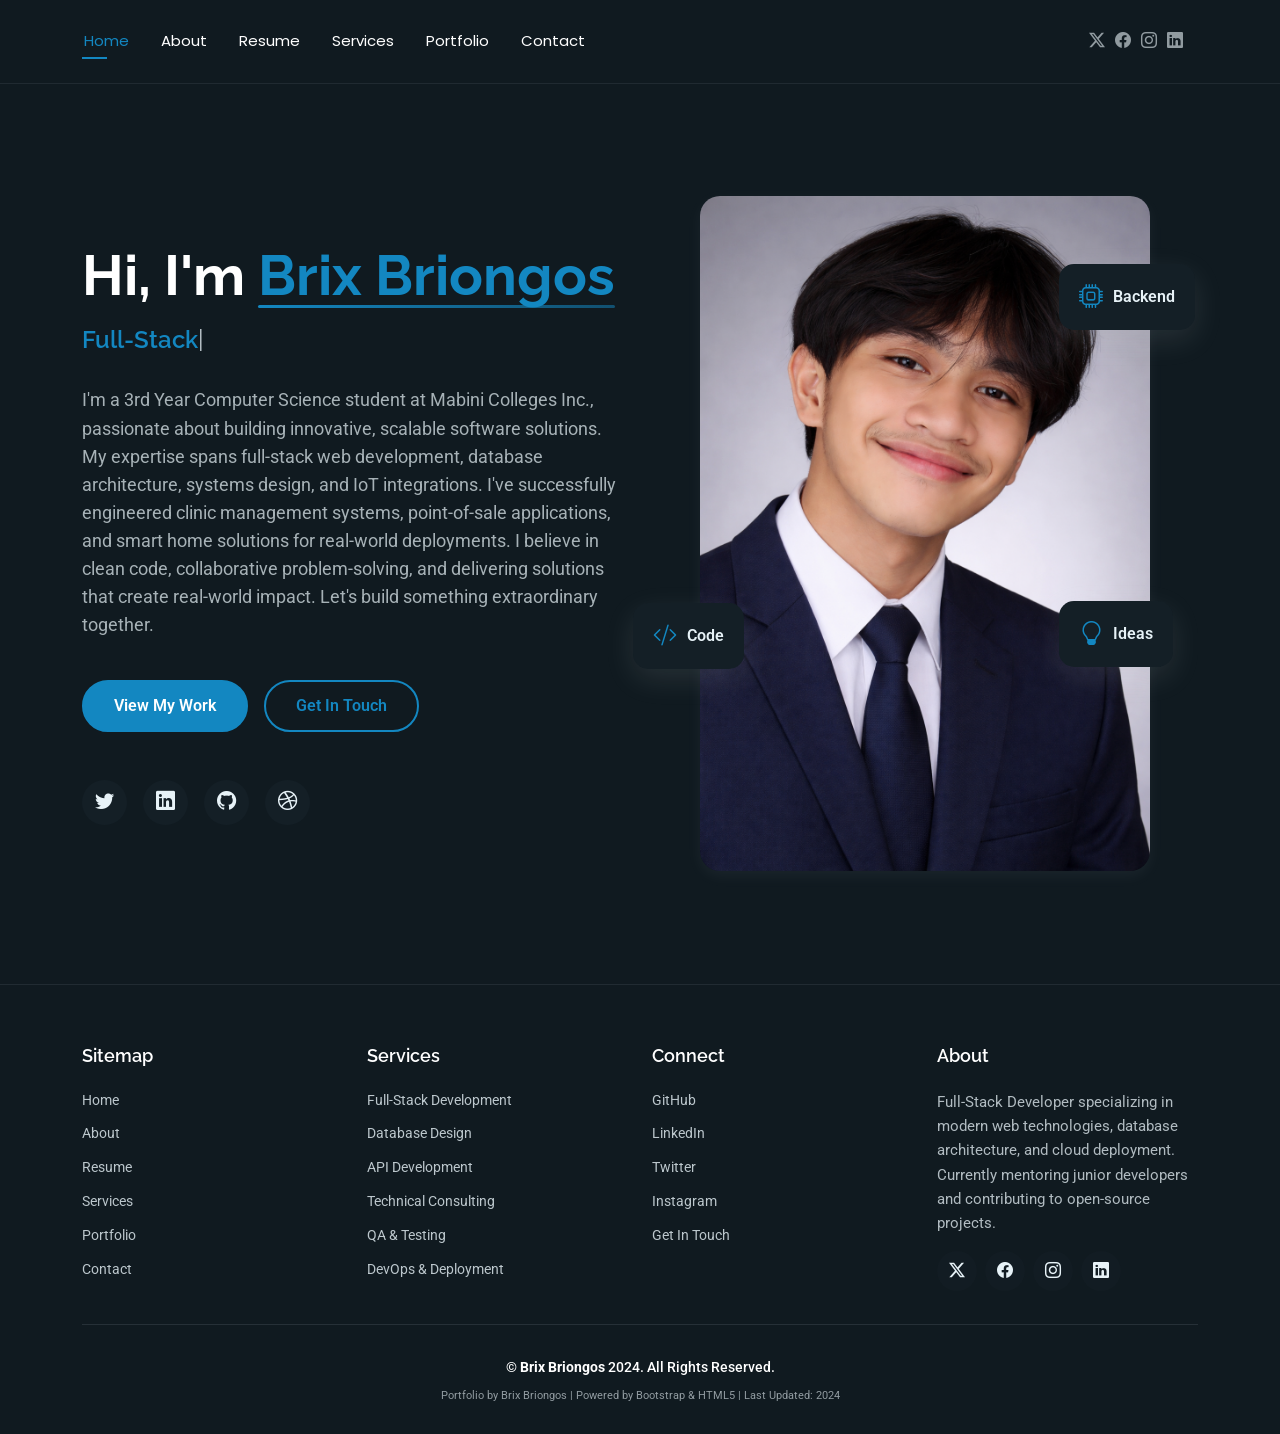
<file: index.html>
<!DOCTYPE html>
<html lang="en">

<head>
  <meta charset="utf-8">
  <meta content="width=device-width, initial-scale=1.0" name="viewport">
  <title>Brix Briongos — Full-Stack Developer & Computer Science Student</title>
  <meta name="description" content="Full-stack developer portfolio showcasing clinic management systems, POS applications, and IoT solutions. Computer Science student at Mabini Colleges.">
  <meta name="keywords" content="full-stack developer, web development, computer science, freelance">
  <meta name="author" content="Brix Briongos">

  <!-- Favicons -->
  <link href="assets/img/favicon.png" rel="icon">
  <link href="assets/img/apple-touch-icon.png" rel="apple-touch-icon">

  <!-- Fonts -->
  <link href="https://fonts.googleapis.com" rel="preconnect">
  <link href="https://fonts.gstatic.com" rel="preconnect" crossorigin>
  <link href="https://fonts.googleapis.com/css2?family=Roboto:ital,wght@0,100;0,300;0,400;0,500;0,700;0,900;1,100;1,300;1,400;1,500;1,700;1,900&family=Poppins:ital,wght@0,100;0,200;0,300;0,400;0,500;0,600;0,700;0,800;0,900;1,100;1,200;1,300;1,400;1,500;1,600;1,700;1,800;1,900&family=Raleway:ital,wght@0,100;0,200;0,300;0,400;0,500;0,600;0,700;0,800;0,900;1,100;1,200;1,300;1,400;1,500;1,600;1,700;1,800;1,900&display=swap" rel="stylesheet">

  <!-- Vendor CSS Files -->
  <link href="assets/vendor/bootstrap/css/bootstrap.min.css" rel="stylesheet">
  <link href="assets/vendor/bootstrap-icons/bootstrap-icons.css" rel="stylesheet">
  <link href="assets/vendor/aos/aos.css" rel="stylesheet">
  <link href="assets/vendor/swiper/swiper-bundle.min.css" rel="stylesheet">
  <link href="assets/vendor/glightbox/css/glightbox.min.css" rel="stylesheet">

  <!-- Main CSS File -->
  <link href="assets/css/main.css" rel="stylesheet">

  <!-- =======================================================
  * Portfolio Name: Brix N. Briongos Portfolio
  * Portfolio URL: https://github.com/brixbriongos/portfolio
  * Updated: Dec 23 2025 by Brix N. Briongos
  * Author: Brix N. Briongos
  * License: For OJT/Personal Use Only
  ======================================================== -->
</head>

<body class="index-page">

  <header id="header" class="header d-flex align-items-center light-background sticky-top">
    <div class="container position-relative d-flex align-items-center justify-content-between">

      <!-- <a href="index.html" class="logo d-flex align-items-center me-auto me-xl-0">
      <img src="assets/img/logo.webp" alt="">
      <h1 class="sitename">Brix N. Briongos</h1> 
    </a> -->

      <nav id="navmenu" class="navmenu">
        <ul>
          <li><a href="index.html" class="active">Home</a></li>
          <li><a href="about.html">About</a></li>
          <li><a href="resume.html">Resume</a></li>
          <li><a href="services.html">Services</a></li>
          <li><a href="portfolio.html">Portfolio</a></li>
          <li><a href="contact.html">Contact</a></li>
        </ul>
        <i class="mobile-nav-toggle d-xl-none bi bi-list"></i>
      </nav>

      <div class="header-social-links">
        <a href="https://twitter.com/brixbriongos" class="twitter" target="_blank"><i class="bi bi-twitter-x"></i></a>
        <a href="https://www.facebook.com/brixbriongos" class="facebook" target="_blank"><i class="bi bi-facebook"></i></a>
        <a href="https://instagram.com/brixbriongos" class="instagram" target="_blank"><i class="bi bi-instagram"></i></a>
        <a href="https://linkedin.com/in/brix-briongos" class="linkedin" target="_blank"><i class="bi bi-linkedin"></i></a>
      </div>

    </div>
  </header>

  <main class="main">

    <!-- Hero Section -->
    <section id="hero" class="hero section">

      <div class="container" data-aos="fade-up" data-aos-delay="100">

        <div class="row gy-4 align-items-center">
          <div class="col-lg-6 order-2 order-lg-1">
            <div class="hero-content">
              <h1 data-aos="fade-up" data-aos-delay="200">Hi, I'm <span class="highlight">Brix Briongos</span></h1>
              <h2 data-aos="fade-up" data-aos-delay="300"><span class="typed" data-typed-items="Full-Stack Developer, CS Student, System Architect, Tech Innovator"></span></h2>
              <p data-aos="fade-up" data-aos-delay="400">I'm a 3rd Year Computer Science student at Mabini Colleges Inc., passionate about building innovative, scalable software solutions. My expertise spans full-stack web development, database architecture, systems design, and IoT integrations. I've successfully engineered clinic management systems, point-of-sale applications, and smart home solutions for real-world deployments. I believe in clean code, collaborative problem-solving, and delivering solutions that create real-world impact. Let's build something extraordinary together.</p>
              <div class="hero-actions" data-aos="fade-up" data-aos-delay="500">
                <a href="portfolio.html" class="btn btn-primary">View My Work</a>
                <a href="contact.html" class="btn btn-outline">Get In Touch</a>
              </div>
              <div class="social-links" data-aos="fade-up" data-aos-delay="600">
                <a href="#"><i class="bi bi-twitter"></i></a>
                <a href="#"><i class="bi bi-linkedin"></i></a>
                <a href="#"><i class="bi bi-github"></i></a>
                <a href="#"><i class="bi bi-dribbble"></i></a>
              </div>
            </div>
          </div>
          <div class="col-lg-6 order-1 order-lg-2">
            <div class="hero-image" data-aos="zoom-in" data-aos-delay="300">
              <div class="image-wrapper">
                <img src="assets/img/profile/profile.png" alt="Brix Briongos - Full-Stack Developer and Software Engineer" class="img-fluid" loading="eager">
                <div class="floating-elements">
                  <div class="floating-card design" data-aos="fade-left" data-aos-delay="700">
                    <i class="bi bi-cpu"></i>
                    <span>Backend</span>
                  </div>
                  <div class="floating-card code" data-aos="fade-right" data-aos-delay="800">
                    <i class="bi bi-code-slash"></i>
                    <span>Code</span>
                  </div>
                  <div class="floating-card creativity" data-aos="fade-up" data-aos-delay="900">
                    <i class="bi bi-lightbulb"></i>
                    <span>Ideas</span>
                  </div>
                </div>
              </div>
            </div>
          </div>
        </div>

      </div>

    </section><!-- /Hero Section -->

  </main>

  <footer id="footer" class="footer">

    <div class="container">
      <div class="row footer-content">
        <!-- Sitemap Column -->
        <div class="col-lg-3 col-md-6 footer-links">
          <h4>Sitemap</h4>
          <ul>
            <li><a href="index.html">Home</a></li>
            <li><a href="about.html">About</a></li>
            <li><a href="resume.html">Resume</a></li>
            <li><a href="services.html">Services</a></li>
            <li><a href="portfolio.html">Portfolio</a></li>
            <li><a href="contact.html">Contact</a></li>
          </ul>
        </div>

        <!-- Services Column -->
        <div class="col-lg-3 col-md-6 footer-links">
          <h4>Services</h4>
          <ul>
            <li><a href="service-details.html?service=fullstack">Full-Stack Development</a></li>
            <li><a href="service-details.html?service=database">Database Design</a></li>
            <li><a href="service-details.html?service=api">API Development</a></li>
            <li><a href="service-details.html?service=consulting">Technical Consulting</a></li>
            <li><a href="service-details.html?service=testing">QA & Testing</a></li>
            <li><a href="service-details.html?service=devops">DevOps & Deployment</a></li>
          </ul>
        </div>

        <!-- Connect Column -->
        <div class="col-lg-3 col-md-6 footer-links">
          <h4>Connect</h4>
          <ul>
            <li><a href="https://github.com/brixbriongos" target="_blank">GitHub</a></li>
            <li><a href="https://linkedin.com/in/brix-briongos" target="_blank">LinkedIn</a></li>
            <li><a href="https://twitter.com/brixbriongos" target="_blank">Twitter</a></li>
            <li><a href="https://instagram.com/brixbriongos" target="_blank">Instagram</a></li>
            <li><a href="contact.html">Get In Touch</a></li>
          </ul>
        </div>

        <!-- About Column -->
        <div class="col-lg-3 col-md-6 footer-about">
          <h4>About</h4>
          <p>Full-Stack Developer specializing in modern web technologies, database architecture, and cloud deployment. Currently mentoring junior developers and contributing to open-source projects.</p>
          <div class="footer-social-links d-flex gap-2 mt-3">
            <a href="https://twitter.com/brixbriongos" target="_blank" class="twitter-link"><i class="bi bi-twitter-x"></i></a>
            <a href="https://facebook.com/brixbriongos" target="_blank" class="facebook-link"><i class="bi bi-facebook"></i></a>
            <a href="https://instagram.com/brixbriongos" target="_blank" class="instagram-link"><i class="bi bi-instagram"></i></a>
            <a href="https://linkedin.com/in/brix-briongos" target="_blank" class="linkedin-link"><i class="bi bi-linkedin"></i></a>
          </div>
        </div>
      </div>

      <hr style="margin: 2rem 0; opacity: 0.1;">

      <div class="footer-bottom">
        <div class="copyright text-center">
          <p>© <strong class="sitename">Brix Briongos</strong> 2024. All Rights Reserved.</p>
        </div>
        <div class="credits text-center mt-2">
          <small>Portfolio by Brix Briongos | Powered by Bootstrap & HTML5 | Last Updated: 2024</small>
        </div>
      </div>
    </div>

  </footer>

  <!-- Scroll Top -->
  <a href="#" id="scroll-top" class="scroll-top d-flex align-items-center justify-content-center"><i class="bi bi-arrow-up-short"></i></a>

  <!-- Preloader -->
  <div id="preloader"></div>

  <!-- Vendor JS Files -->
  <script src="assets/vendor/bootstrap/js/bootstrap.bundle.min.js"></script>
  <script src="assets/vendor/php-email-form/validate.js"></script>
  <script src="assets/vendor/aos/aos.js"></script>
  <script src="assets/vendor/typed.js/typed.umd.js"></script>
  <script src="assets/vendor/waypoints/noframework.waypoints.js"></script>
  <script src="assets/vendor/purecounter/purecounter_vanilla.js"></script>
  <script src="assets/vendor/swiper/swiper-bundle.min.js"></script>
  <script src="assets/vendor/imagesloaded/imagesloaded.pkgd.min.js"></script>
  <script src="assets/vendor/isotope-layout/isotope.pkgd.min.js"></script>
  <script src="assets/vendor/glightbox/js/glightbox.min.js"></script>

  <!-- Configuration File for Social Links & Settings -->
  <script src="assets/js/config.js"></script>

  <!-- Main JS File -->
  <script src="assets/js/main.js"></script>

</body>

</html>
</file>
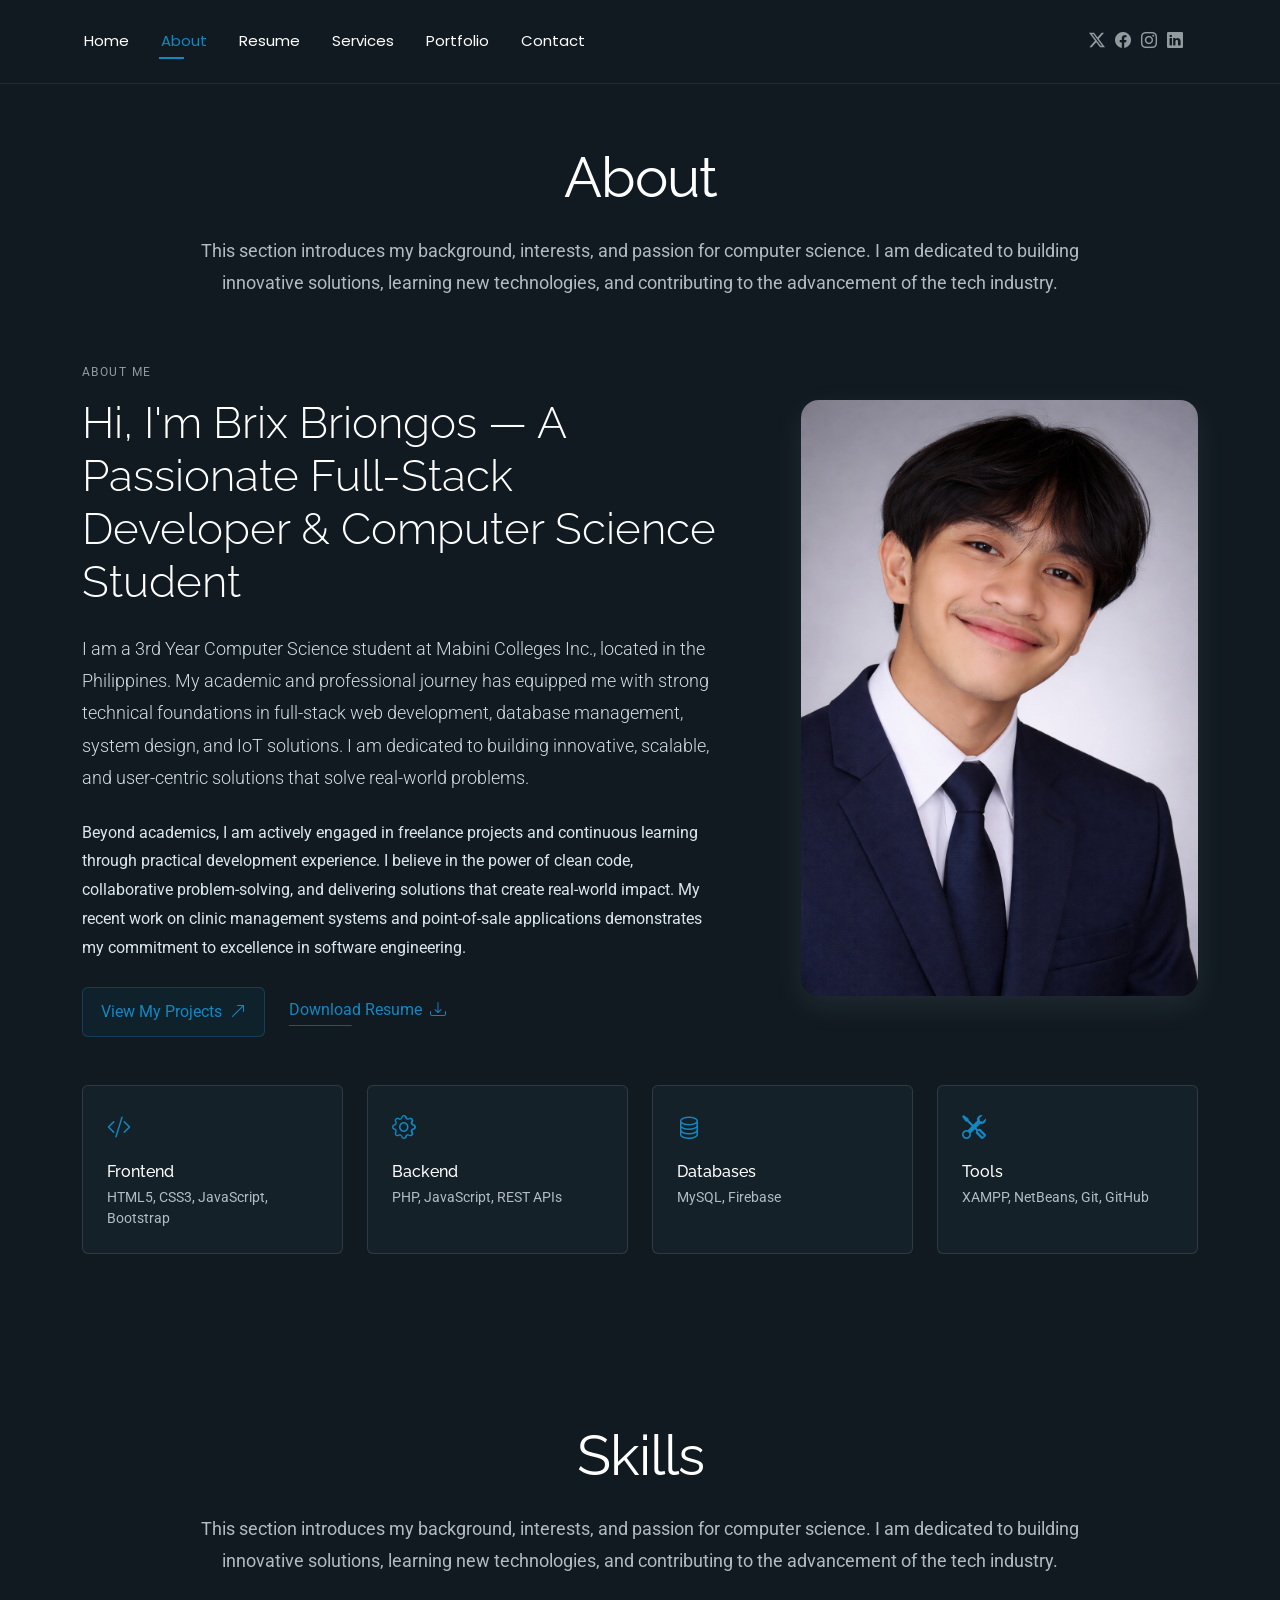
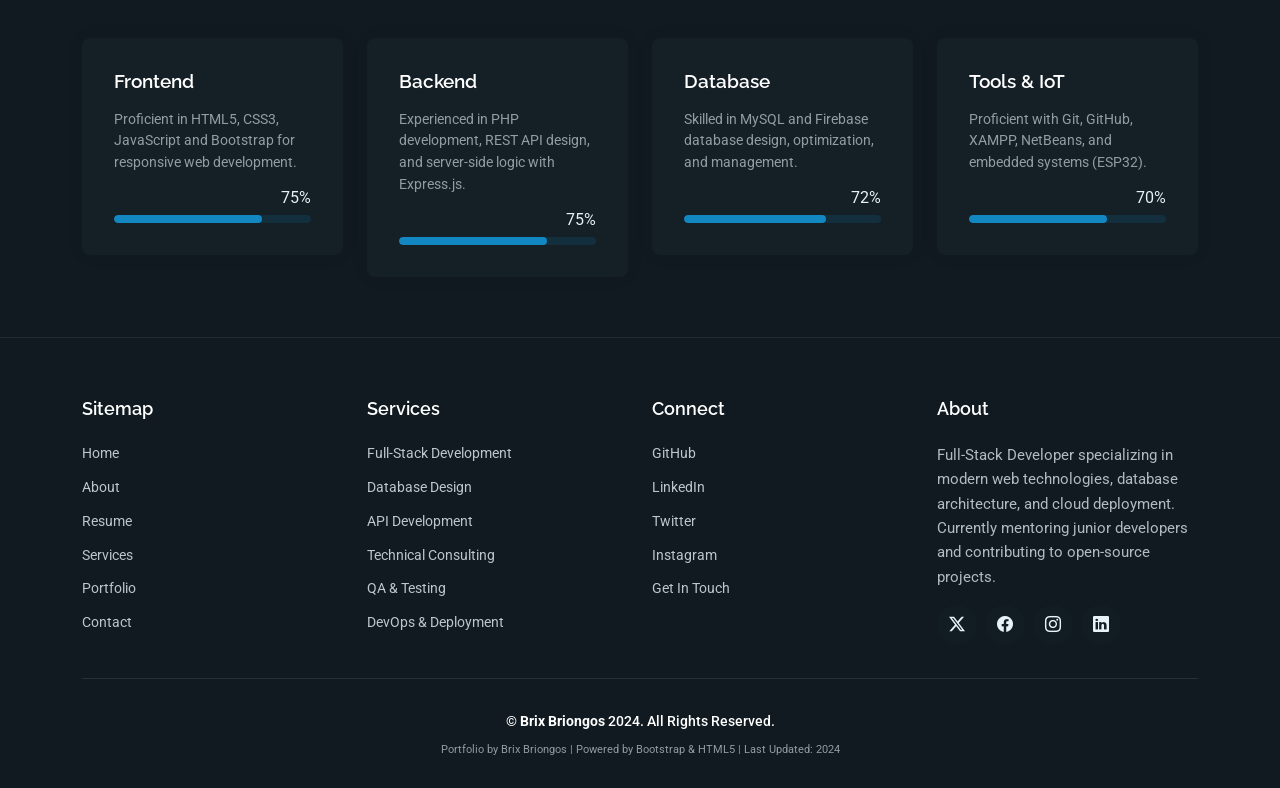
<file: about.html>
<!DOCTYPE html>
<html lang="en">

<head>
  <meta charset="utf-8">
  <meta content="width=device-width, initial-scale=1.0" name="viewport">
  <title>About Me - Brix Briongos | Full-Stack Developer</title>
  <meta name="description" content="Learn about Brix Briongos - Computer Science student with expertise in full-stack development, database management, and system design.">
  <meta name="keywords" content="about developer, computer science student, portfolio">
  <meta name="author" content="Brix Briongos">

  <!-- Favicons -->
  <link href="assets/img/favicon.png" rel="icon">
  <link href="assets/img/apple-touch-icon.png" rel="apple-touch-icon">

  <!-- Fonts -->
  <link href="https://fonts.googleapis.com" rel="preconnect">
  <link href="https://fonts.gstatic.com" rel="preconnect" crossorigin>
  <link href="https://fonts.googleapis.com/css2?family=Roboto:ital,wght@0,100;0,300;0,400;0,500;0,700;0,900;1,100;1,300;1,400;1,500;1,700;1,900&family=Poppins:ital,wght@0,100;0,200;0,300;0,400;0,500;0,600;0,700;0,800;0,900;1,100;1,200;1,300;1,400;1,500;1,600;1,700;1,800;1,900&family=Raleway:ital,wght@0,100;0,200;0,300;0,400;0,500;0,600;0,700;0,800;0,900;1,100;1,200;1,300;1,400;1,500;1,600;1,700;1,800;1,900&display=swap" rel="stylesheet">

  <!-- Vendor CSS Files -->
  <link href="assets/vendor/bootstrap/css/bootstrap.min.css" rel="stylesheet">
  <link href="assets/vendor/bootstrap-icons/bootstrap-icons.css" rel="stylesheet">
  <link href="assets/vendor/aos/aos.css" rel="stylesheet">
  <link href="assets/vendor/swiper/swiper-bundle.min.css" rel="stylesheet">
  <link href="assets/vendor/glightbox/css/glightbox.min.css" rel="stylesheet">

  <!-- Main CSS File -->
  <link href="assets/css/main.css" rel="stylesheet">

  <!-- =======================================================
  * Portfolio: Brix Briongos
  * Created: January 2026
  * Personal Portfolio Website
  ======================================================== -->
</head>

<body class="about-page">

  <header id="header" class="header d-flex align-items-center light-background sticky-top">
    <div class="container position-relative d-flex align-items-center justify-content-between">

      <!-- <a href="index.html" class="logo d-flex align-items-center me-auto me-xl-0">
      <img src="assets/img/logo.webp" alt="">
      <h1 class="sitename">FolioOne</h1> 
    </a> -->

      <nav id="navmenu" class="navmenu">
        <ul>
          <li><a href="index.html">Home</a></li>
          <li><a href="about.html" class="active">About</a></li>
          <li><a href="resume.html">Resume</a></li>
          <li><a href="services.html">Services</a></li>
          <li><a href="portfolio.html">Portfolio</a></li>
          <li><a href="contact.html">Contact</a></li>
        </ul>
        <i class="mobile-nav-toggle d-xl-none bi bi-list"></i>
      </nav>

      <div class="header-social-links">
        <a href="#" class="twitter"><i class="bi bi-twitter-x"></i></a>
        <a href="#" class="facebook"><i class="bi bi-facebook"></i></a>
        <a href="#" class="instagram"><i class="bi bi-instagram"></i></a>
        <a href="#" class="linkedin"><i class="bi bi-linkedin"></i></a>
      </div>

    </div>
  </header>

  <main class="main">

    <!-- About Section -->
    <section id="about" class="about section">

      <!-- Section Title -->
      <div class="container section-title" data-aos="fade-up">
        <h2>About</h2>
        <p>This section introduces my background, interests, and passion for computer science. I am dedicated to building innovative solutions, learning new technologies, and contributing to the advancement of the tech industry.</p>
      </div><!-- End Section Title -->

      <div class="container" data-aos="fade-up" data-aos-delay="100">

        <!-- Intro + Photo -->
        <div class="row align-items-center justify-content-between gy-5 mb-5">
          <div class="col-lg-7" data-aos="fade-right" data-aos-delay="150">
            <div class="intro-content">
              <span class="eyebrow">About Me</span>
              <h2 class="headline">Hi, I'm Brix Briongos — A Passionate Full-Stack Developer & Computer Science Student</h2>
              <p class="lead">
                I am a 3rd Year Computer Science student at Mabini Colleges Inc., located in the Philippines. My academic and professional journey has equipped me with strong technical foundations in full-stack web development, database management, system design, and IoT solutions. I am dedicated to building innovative, scalable, and user-centric solutions that solve real-world problems.
              </p>
              <p>
                Beyond academics, I am actively engaged in freelance projects and continuous learning through practical development experience. I believe in the power of clean code, collaborative problem-solving, and delivering solutions that create real-world impact. My recent work on clinic management systems and point-of-sale applications demonstrates my commitment to excellence in software engineering.
              </p>

              <div class="cta-group">
                <a href="portfolio.html" class="btn-ghost">
                  View My Projects <i class="bi bi-arrow-up-right"></i>
                </a>
                <a href="resume.html" class="link-underline">
                  Download Resume <i class="bi bi-download"></i>
                </a>
              </div>
            </div>
          </div>

          <div class="col-lg-5" data-aos="zoom-in" data-aos-delay="250">
            <figure class="profile-figure text-center text-lg-end">
              <img src="assets/img/profile/profile.png" alt="Portrait of Brix Briongos" class="img-fluid profile-photo" loading="eager">
            </figure>
          </div>
        </div>
        <!-- End Intro + Photo -->

        <!-- Skills Grid -->
        <div class="mb-5">
          <div class="row g-4">
            <div class="col-6 col-md-4 col-lg-3" data-aos="fade-up" data-aos-delay="120">
              <div class="skill-item">
                <i class="bi bi-code-slash"></i>
                <h3>Frontend</h3>
                <p>HTML5, CSS3, JavaScript, Bootstrap</p>
              </div>
            </div>
            <div class="col-6 col-md-4 col-lg-3" data-aos="fade-up" data-aos-delay="180">
              <div class="skill-item">
                <i class="bi bi-gear"></i>
                <h3>Backend</h3>
                <p>PHP, JavaScript, REST APIs</p>
              </div>
            </div>
            <div class="col-6 col-md-4 col-lg-3" data-aos="fade-up" data-aos-delay="240">
              <div class="skill-item">
                <i class="bi bi-database"></i>
                <h3>Databases</h3>
                <p>MySQL, Firebase</p>
              </div>
            </div>
            <div class="col-6 col-md-4 col-lg-3" data-aos="fade-up" data-aos-delay="300">
              <div class="skill-item">
                <i class="bi bi-tools"></i>
                <h3>Tools</h3>
                <p>XAMPP, NetBeans, Git, GitHub</p>
              </div>
            </div>
          </div>
        </div>
        <!-- End Skills Grid -->







      </div>

    </section><!-- /About Section -->

    <!-- Skills Section -->
    <section id="skills" class="skills section">

      <!-- Section Title -->
      <div class="container section-title" data-aos="fade-up">
        <h2>Skills</h2>
        <p>This section introduces my background, interests, and passion for computer science. I am dedicated to building innovative solutions, learning new technologies, and contributing to the advancement of the tech industry.</p>
      </div><!-- End Section Title -->

      <div class="container" data-aos="fade-up" data-aos-delay="100">

        <div class="row g-4 skills-animation">

          <div class="col-md-6 col-lg-3" data-aos="fade-up" data-aos-delay="100">
            <div class="skill-box">
              <h3>Frontend</h3>
              <p>Proficient in HTML5, CSS3, JavaScript and Bootstrap for responsive web development.</p>
              <span class="text-end d-block">75%</span>
              <div class="progress">
                <div class="progress-bar" role="progressbar" aria-valuenow="75" aria-valuemin="0" aria-valuemax="100"></div>
              </div>
            </div>
          </div>

          <div class="col-md-6 col-lg-3" data-aos="fade-up" data-aos-delay="200">
            <div class="skill-box">
              <h3>Backend</h3>
              <p>Experienced in PHP development, REST API design, and server-side logic with Express.js.</p>
              <span class="text-end d-block">75%</span>
              <div class="progress">
                <div class="progress-bar" role="progressbar" aria-valuenow="75" aria-valuemin="0" aria-valuemax="100"></div>
              </div>
            </div>
          </div>

          <div class="col-md-6 col-lg-3" data-aos="fade-up" data-aos-delay="300">
            <div class="skill-box">
              <h3>Database</h3>
              <p>Skilled in MySQL and Firebase database design, optimization, and management.</p>
              <span class="text-end d-block">72%</span>
              <div class="progress">
                <div class="progress-bar" role="progressbar" aria-valuenow="72" aria-valuemin="0" aria-valuemax="100"></div>
              </div>
            </div>
          </div>

          <div class="col-md-6 col-lg-3" data-aos="fade-up" data-aos-delay="400">
            <div class="skill-box">
              <h3>Tools & IoT</h3>
              <p>Proficient with Git, GitHub, XAMPP, NetBeans, and embedded systems (ESP32).</p>
              <span class="text-end d-block">70%</span>
              <div class="progress">
                <div class="progress-bar" role="progressbar" aria-valuenow="70" aria-valuemin="0" aria-valuemax="100">
                </div>
              </div>
            </div>
          </div>

        </div>

      </div>

    </section><!-- /Skills Section -->

  </main>

  <footer id="footer" class="footer">

    <div class="container">
      <div class="row footer-content">
        <!-- Sitemap Column -->
        <div class="col-lg-3 col-md-6 footer-links">
          <h4>Sitemap</h4>
          <ul>
            <li><a href="index.html">Home</a></li>
            <li><a href="about.html">About</a></li>
            <li><a href="resume.html">Resume</a></li>
            <li><a href="services.html">Services</a></li>
            <li><a href="portfolio.html">Portfolio</a></li>
            <li><a href="contact.html">Contact</a></li>
          </ul>
        </div>

        <!-- Services Column -->
        <div class="col-lg-3 col-md-6 footer-links">
          <h4>Services</h4>
          <ul>
            <li><a href="service-details.html?service=fullstack">Full-Stack Development</a></li>
            <li><a href="service-details.html?service=database">Database Design</a></li>
            <li><a href="service-details.html?service=api">API Development</a></li>
            <li><a href="service-details.html?service=consulting">Technical Consulting</a></li>
            <li><a href="service-details.html?service=testing">QA & Testing</a></li>
            <li><a href="service-details.html?service=devops">DevOps & Deployment</a></li>
          </ul>
        </div>

        <!-- Connect Column -->
        <div class="col-lg-3 col-md-6 footer-links">
          <h4>Connect</h4>
          <ul>
            <li><a href="https://github.com/brixbriongos" target="_blank">GitHub</a></li>
            <li><a href="https://linkedin.com/in/brix-briongos" target="_blank">LinkedIn</a></li>
            <li><a href="https://twitter.com/brixbriongos" target="_blank">Twitter</a></li>
            <li><a href="https://instagram.com/brixbriongos" target="_blank">Instagram</a></li>
            <li><a href="contact.html">Get In Touch</a></li>
          </ul>
        </div>

        <!-- About Column -->
        <div class="col-lg-3 col-md-6 footer-about">
          <h4>About</h4>
          <p>Full-Stack Developer specializing in modern web technologies, database architecture, and cloud deployment. Currently mentoring junior developers and contributing to open-source projects.</p>
          <div class="footer-social-links d-flex gap-2 mt-3">
            <a href="https://twitter.com/brixbriongos" target="_blank" class="twitter-link"><i class="bi bi-twitter-x"></i></a>
            <a href="https://facebook.com/brixbriongos" target="_blank" class="facebook-link"><i class="bi bi-facebook"></i></a>
            <a href="https://instagram.com/brixbriongos" target="_blank" class="instagram-link"><i class="bi bi-instagram"></i></a>
            <a href="https://linkedin.com/in/brix-briongos" target="_blank" class="linkedin-link"><i class="bi bi-linkedin"></i></a>
          </div>
        </div>
      </div>

      <hr style="margin: 2rem 0; opacity: 0.1;">

      <div class="footer-bottom">
        <div class="copyright text-center">
          <p>© <strong class="sitename">Brix Briongos</strong> 2024. All Rights Reserved.</p>
        </div>
        <div class="credits text-center mt-2">
          <small>Portfolio by Brix Briongos | Powered by Bootstrap & HTML5 | Last Updated: 2024</small>
        </div>
      </div>
    </div>

  </footer>

  <!-- Scroll Top -->
  <a href="#" id="scroll-top" class="scroll-top d-flex align-items-center justify-content-center"><i class="bi bi-arrow-up-short"></i></a>

  <!-- Preloader -->
  <div id="preloader"></div>

  <!-- Vendor JS Files -->
  <script src="assets/vendor/bootstrap/js/bootstrap.bundle.min.js"></script>
  <script src="assets/vendor/php-email-form/validate.js"></script>
  <script src="assets/vendor/aos/aos.js"></script>
  <script src="assets/vendor/typed.js/typed.umd.js"></script>
  <script src="assets/vendor/waypoints/noframework.waypoints.js"></script>
  <script src="assets/vendor/purecounter/purecounter_vanilla.js"></script>
  <script src="assets/vendor/swiper/swiper-bundle.min.js"></script>
  <script src="assets/vendor/imagesloaded/imagesloaded.pkgd.min.js"></script>
  <script src="assets/vendor/isotope-layout/isotope.pkgd.min.js"></script>
  <script src="assets/vendor/glightbox/js/glightbox.min.js"></script>

  <!-- Configuration File for Social Links & Settings -->
  <script src="assets/js/config.js"></script>

  <!-- Main JS File -->
  <script src="assets/js/main.js"></script>

</body>

</html>
</file>
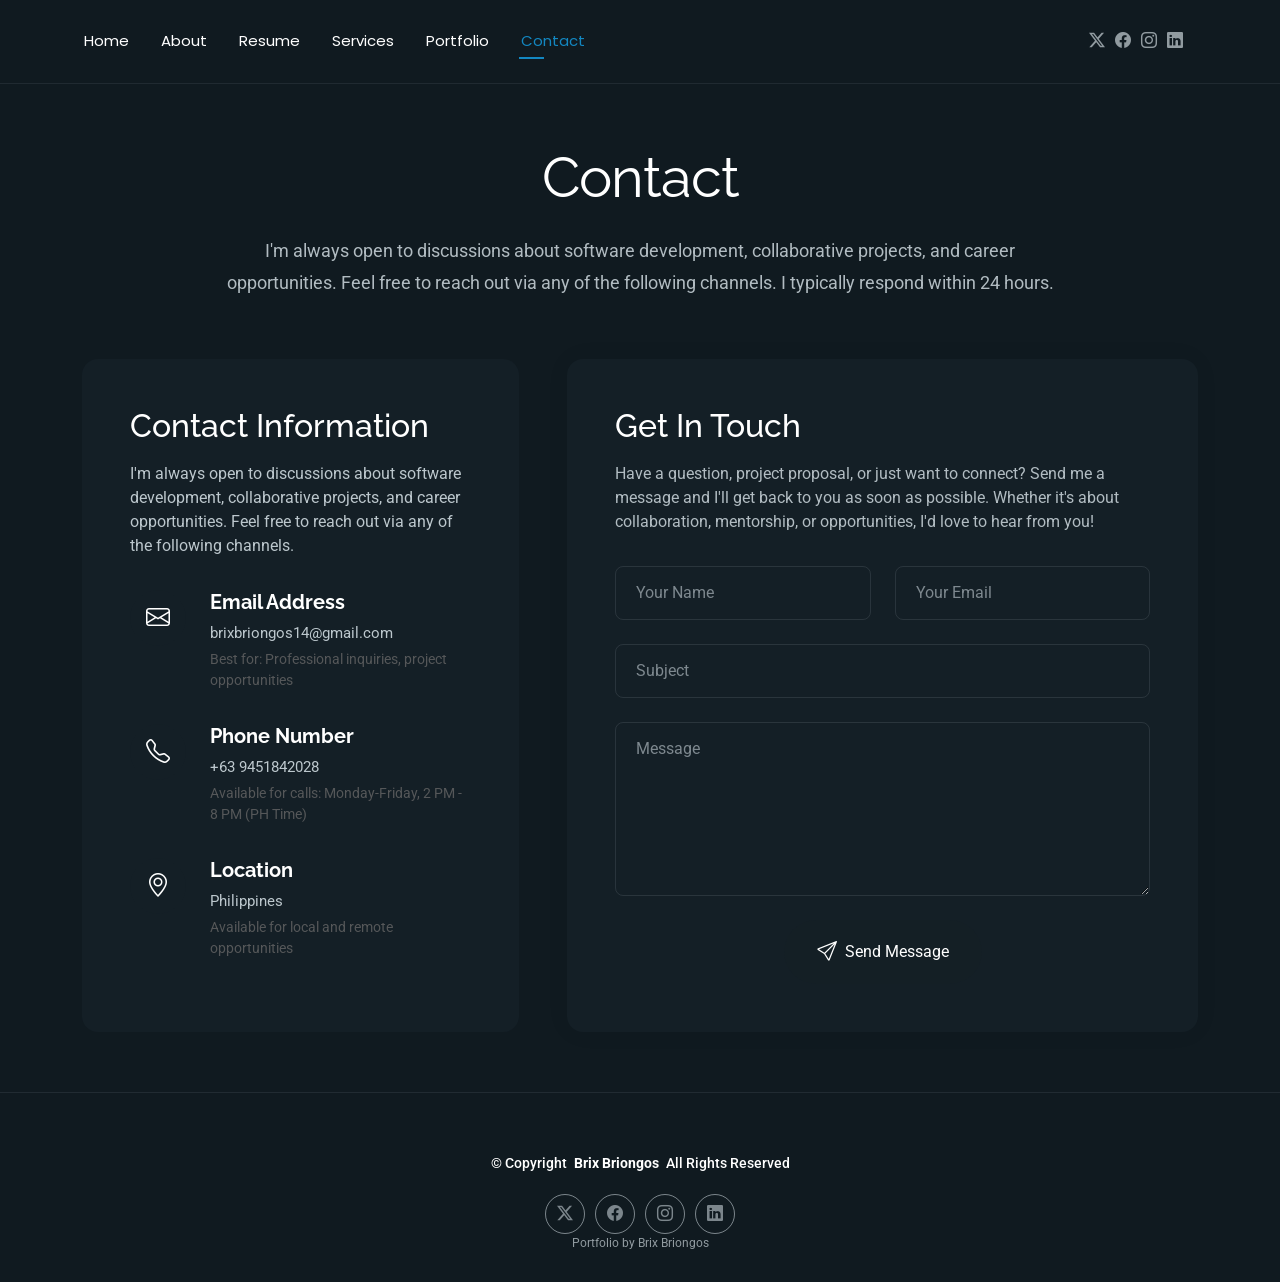
<file: contact.html>
<!DOCTYPE html>
<html lang="en">

<head>
  <meta charset="utf-8">
  <meta content="width=device-width, initial-scale=1.0" name="viewport">
  <title>Contact Me - Brix Briongos</title>
  <meta name="description" content="Get in touch with Brix Briongos for collaboration, project inquiries, or career opportunities. Open to freelance work and on-the-job training.">
  <meta name="keywords" content="contact developer, hire developer, freelance">
  <meta name="author" content="Brix Briongos">

  <!-- Favicons -->
  <link href="assets/img/favicon.png" rel="icon">
  <link href="assets/img/apple-touch-icon.png" rel="apple-touch-icon">

  <!-- Fonts -->
  <link href="https://fonts.googleapis.com" rel="preconnect">
  <link href="https://fonts.gstatic.com" rel="preconnect" crossorigin>
  <link href="https://fonts.googleapis.com/css2?family=Roboto:ital,wght@0,100;0,300;0,400;0,500;0,700;0,900;1,100;1,300;1,400;1,500;1,700;1,900&family=Poppins:ital,wght@0,100;0,200;0,300;0,400;0,500;0,600;0,700;0,800;0,900;1,100;1,200;1,300;1,400;1,500;1,600;1,700;1,800;1,900&family=Raleway:ital,wght@0,100;0,200;0,300;0,400;0,500;0,600;0,700;0,800;0,900;1,100;1,200;1,300;1,400;1,500;1,600;1,700;1,800;1,900&display=swap" rel="stylesheet">

  <!-- Vendor CSS Files -->
  <link href="assets/vendor/bootstrap/css/bootstrap.min.css" rel="stylesheet">
  <link href="assets/vendor/bootstrap-icons/bootstrap-icons.css" rel="stylesheet">
  <link href="assets/vendor/aos/aos.css" rel="stylesheet">
  <link href="assets/vendor/swiper/swiper-bundle.min.css" rel="stylesheet">
  <link href="assets/vendor/glightbox/css/glightbox.min.css" rel="stylesheet">

  <!-- Main CSS File -->
  <link href="assets/css/main.css" rel="stylesheet">

  <!-- =======================================================
  * Portfolio: Brix Briongos
  * Created: January 2026
  * Personal Portfolio Website
  ======================================================== -->
</head>

<body class="contact-page">

  <header id="header" class="header d-flex align-items-center light-background sticky-top">
    <div class="container position-relative d-flex align-items-center justify-content-between">

      <!-- <a href="index.html" class="logo d-flex align-items-center me-auto me-xl-0">
      <img src="assets/img/logo.webp" alt="">
      <h1 class="sitename">FolioOne</h1> 
    </a> -->

      <nav id="navmenu" class="navmenu">
        <ul>
          <li><a href="index.html">Home</a></li>
          <li><a href="about.html">About</a></li>
          <li><a href="resume.html">Resume</a></li>
          <li><a href="services.html">Services</a></li>
          <li><a href="portfolio.html">Portfolio</a></li>

          <li><a href="contact.html" class="active">Contact</a></li>
        </ul>
        <i class="mobile-nav-toggle d-xl-none bi bi-list"></i>
      </nav>

      <div class="header-social-links">
        <a href="#" class="twitter"><i class="bi bi-twitter-x"></i></a>
        <a href="#" class="facebook"><i class="bi bi-facebook"></i></a>
        <a href="#" class="instagram"><i class="bi bi-instagram"></i></a>
        <a href="#" class="linkedin"><i class="bi bi-linkedin"></i></a>
      </div>

    </div>
  </header>

  <main class="main">

    <!-- Contact Section -->
    <section id="contact" class="contact section">

      <!-- Section Title -->
      <div class="container section-title" data-aos="fade-up">
        <h2>Contact</h2>
        <p>I'm always open to discussions about software development, collaborative projects, and career opportunities. Feel free to reach out via any of the following channels. I typically respond within 24 hours.</p>
      </div><!-- End Section Title -->

      <div class="container" data-aos="fade-up" data-aos-delay="100">

        <div class="row g-4 g-lg-5">
          <div class="col-lg-5">
            <div class="info-box" data-aos="fade-up" data-aos-delay="200">
              <h3>Contact Information</h3>
              <p>I'm always open to discussions about software development, collaborative projects, and career opportunities. Feel free to reach out via any of the following channels.</p>

              <div class="info-item" data-aos="fade-up" data-aos-delay="300">
                <div class="icon-box">
                  <i class="bi bi-envelope"></i>
                </div>
                <div class="content">
                  <h4>Email Address</h4>
                  <p>brixbriongos14@gmail.com</p>
                  <p style="font-size: 0.9rem; color: #666;">Best for: Professional inquiries, project opportunities</p>
                </div>
              </div>

              <div class="info-item" data-aos="fade-up" data-aos-delay="400">
                <div class="icon-box">
                  <i class="bi bi-telephone"></i>
                </div>
                <div class="content">
                  <h4>Phone Number</h4>
                  <p>+63 9451842028</p>
                  <p style="font-size: 0.9rem; color: #666;">Available for calls: Monday-Friday, 2 PM - 8 PM (PH Time)</p>
                </div>
              </div>

              <div class="info-item" data-aos="fade-up" data-aos-delay="500">
                <div class="icon-box">
                  <i class="bi bi-geo-alt"></i>
                </div>
                <div class="content">
                  <h4>Location</h4>
                  <p>Philippines</p>
                  <p style="font-size: 0.9rem; color: #666;">Available for local and remote opportunities</p>
                </div>
              </div>
            </div>
          </div>

          <div class="col-lg-7">
            <div class="contact-form" data-aos="fade-up" data-aos-delay="300">
              <h3>Get In Touch</h3>
              <p>Have a question, project proposal, or just want to connect? Send me a message and I'll get back to you as soon as possible. Whether it's about collaboration, mentorship, or opportunities, I'd love to hear from you!</p>

              <form id="contactForm" name="contact" method="POST" netlify netlify-honeypot="bot-field" data-aos="fade-up" data-aos-delay="200">
                <p style="display:none;"><input name="bot-field" /></p>
                <div class="row gy-4">

                  <div class="col-md-6">
                    <input type="text" name="name" class="form-control" placeholder="Your Name" required="">
                  </div>

                  <div class="col-md-6 ">
                    <input type="email" class="form-control" name="email" placeholder="Your Email" required="">
                  </div>

                  <div class="col-12">
                    <input type="text" class="form-control" name="subject" placeholder="Subject" required="">
                  </div>

                  <div class="col-12">
                    <textarea class="form-control" name="message" rows="6" placeholder="Message" required=""></textarea>
                  </div>

                  <div class="col-12 text-center">
                    <div class="loading" style="display:none;">
                      <i class="bi bi-hourglass-split"></i> Sending your message...
                    </div>
                    <div class="error-message" style="display:none;"></div>
                    <div class="sent-message" style="display:none;">
                      <i class="bi bi-check-circle"></i> <strong>Success!</strong> Your message has been sent. I'll get back to you soon!
                    </div>

                    <button type="submit" class="btn">
                      <i class="bi bi-send"></i> Send Message
                    </button>
                  </div>

                </div>
              </form>

            </div>
          </div>

        </div>

      </div>

    </section><!-- /Contact Section -->

  </main>

  <footer id="footer" class="footer">

    <div class="container">
      <div class="copyright text-center ">
        <p>© <span>Copyright</span> <strong class="px-1 sitename">Brix Briongos</strong> <span>All Rights Reserved<br></span></p>
      </div>
      <div class="social-links d-flex justify-content-center">
        <a href=""><i class="bi bi-twitter-x"></i></a>
        <a href=""><i class="bi bi-facebook"></i></a>
        <a href=""><i class="bi bi-instagram"></i></a>
        <a href=""><i class="bi bi-linkedin"></i></a>
      </div>
      <div class="credits">
        <!-- Personal Portfolio 2026 -->
        Portfolio by Brix Briongos
      </div>
    </div>

  </footer>

  <!-- Scroll Top -->
  <a href="#" id="scroll-top" class="scroll-top d-flex align-items-center justify-content-center"><i class="bi bi-arrow-up-short"></i></a>

  <!-- Preloader -->
  <div id="preloader"></div>

  <!-- Vendor JS Files -->
  <script src="assets/vendor/bootstrap/js/bootstrap.bundle.min.js"></script>
  <script src="assets/vendor/aos/aos.js"></script>
  <script src="assets/vendor/typed.js/typed.umd.js"></script>
  <script src="assets/vendor/waypoints/noframework.waypoints.js"></script>
  <script src="assets/vendor/purecounter/purecounter_vanilla.js"></script>
  <script src="assets/vendor/swiper/swiper-bundle.min.js"></script>
  <script src="assets/vendor/imagesloaded/imagesloaded.pkgd.min.js"></script>
  <script src="assets/vendor/isotope-layout/isotope.pkgd.min.js"></script>
  <script src="assets/vendor/glightbox/js/glightbox.min.js"></script>

  <!-- Configuration File for Social Links & Settings -->
  <script src="assets/js/config.js"></script>

  <!-- Main JS File -->
  <script src="assets/js/main.js"></script>

  <!-- Netlify Forms Handler -->
  <script>
    document.addEventListener('DOMContentLoaded', function() {
      const form = document.getElementById('contactForm');
      if (!form) return;
      
      form.addEventListener('submit', function(e) {
        e.preventDefault(); // CRITICAL: Stop default form behavior
        
        const loading = form.querySelector('.loading');
        const errorMsg = form.querySelector('.error-message');
        const sentMsg = form.querySelector('.sent-message');
        
        // Show loading state
        if (loading) loading.style.display = 'block';
        if (errorMsg) errorMsg.style.display = 'none';
        if (sentMsg) sentMsg.style.display = 'none';
        
        // Submit form data to Netlify
        const formData = new FormData(form);
        
        fetch('/', {
          method: 'POST',
          headers: { 'Content-Type': 'application/x-www-form-urlencoded' },
          body: new URLSearchParams(formData).toString()
        })
        .then(() => {
          if (loading) loading.style.display = 'none';
          if (sentMsg) sentMsg.style.display = 'block';
          form.reset();
          setTimeout(() => {
            if (sentMsg) sentMsg.style.display = 'none';
          }, 3000);
        })
        .catch(error => {
          if (loading) loading.style.display = 'none';
          if (errorMsg) {
            errorMsg.style.display = 'block';
            errorMsg.innerHTML = 'Error sending message. Please try again.';
          }
          console.error('Form submission error:', error);
        });
      });
    });
  </script>

  <!-- Debug script for testing form submissions -->
  <script src="assets/js/debug-forms.js"></script>

</body>

</html>
</file>
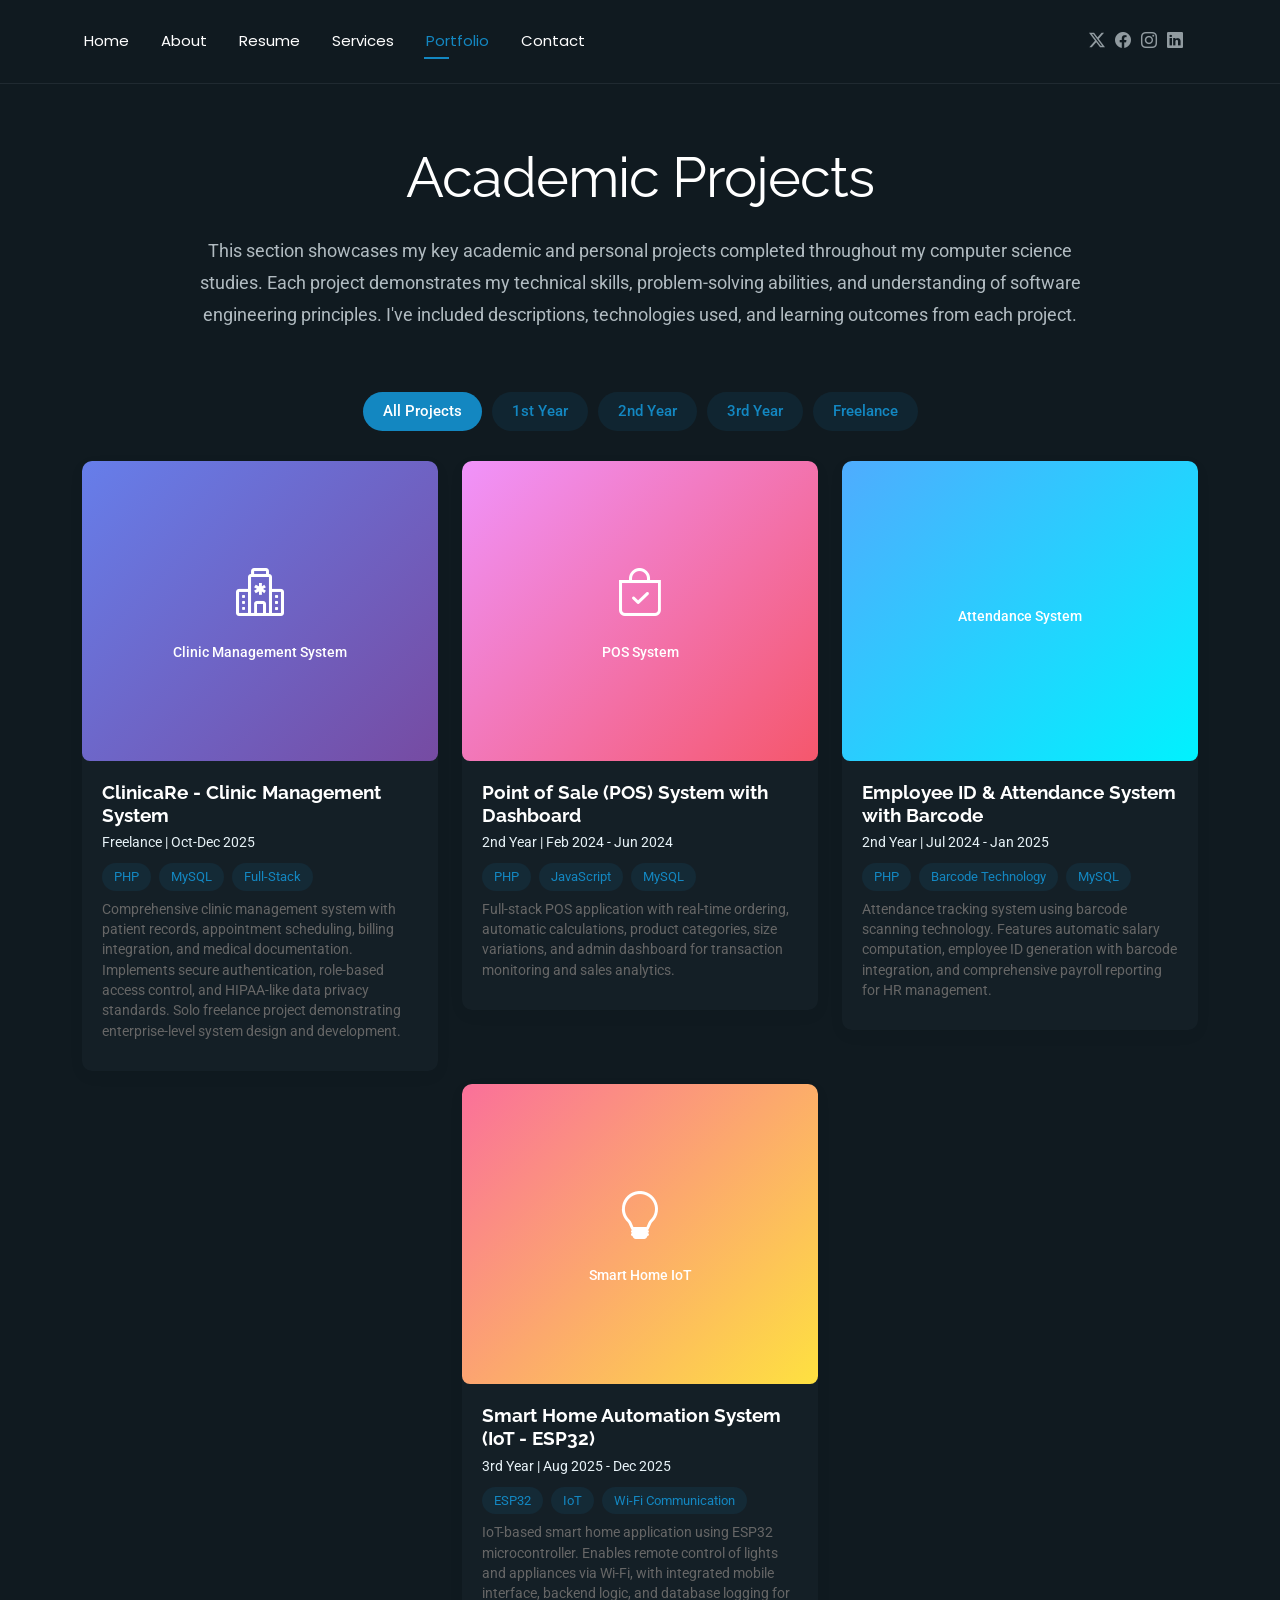
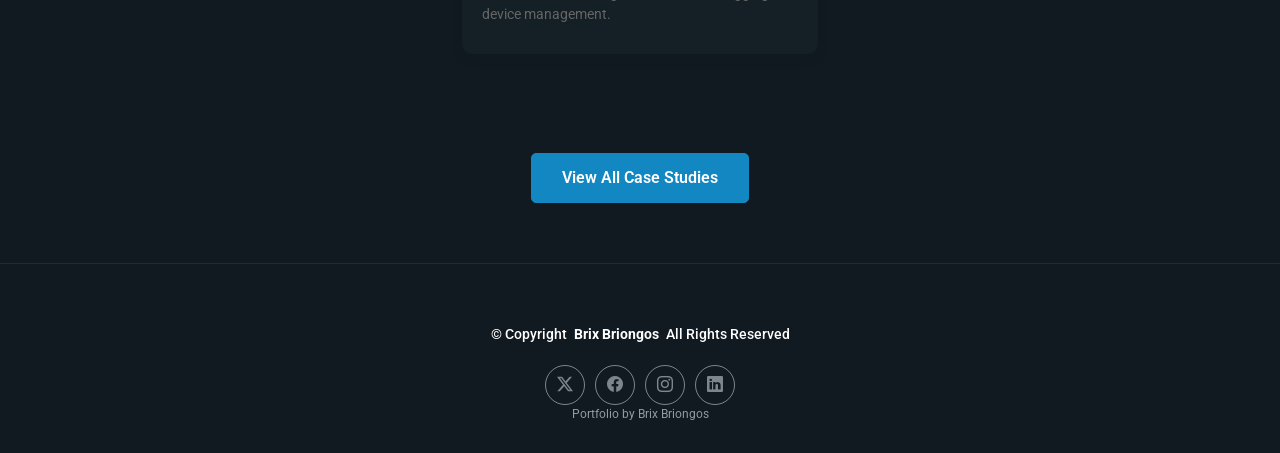
<file: portfolio.html>
<!DOCTYPE html>
<html lang="en">

<head>
  <meta charset="utf-8">
  <meta content="width=device-width, initial-scale=1.0" name="viewport">
  <title>My Projects Portfolio - Brix Briongos</title>
  <meta name="description" content="View my portfolio of completed projects including clinic management systems, point-of-sale applications, and IoT solutions.">
  <meta name="keywords" content="web projects, portfolio, development">
  <meta name="author" content="Brix Briongos">

  <!-- Favicons -->
  <link href="assets/img/favicon.png" rel="icon">
  <link href="assets/img/apple-touch-icon.png" rel="apple-touch-icon">

  <!-- Fonts -->
  <link href="https://fonts.googleapis.com" rel="preconnect">
  <link href="https://fonts.gstatic.com" rel="preconnect" crossorigin>
  <link href="https://fonts.googleapis.com/css2?family=Roboto:ital,wght@0,100;0,300;0,400;0,500;0,700;0,900;1,100;1,300;1,400;1,500;1,700;1,900&family=Poppins:ital,wght@0,100;0,200;0,300;0,400;0,500;0,600;0,700;0,800;0,900;1,100;1,200;1,300;1,400;1,500;1,600;1,700;1,800;1,900&family=Raleway:ital,wght@0,100;0,200;0,300;0,400;0,500;0,600;0,700;0,800;0,900;1,100;1,200;1,300;1,400;1,500;1,600;1,700;1,800;1,900&display=swap" rel="stylesheet">

  <!-- Vendor CSS Files -->
  <link href="assets/vendor/bootstrap/css/bootstrap.min.css" rel="stylesheet">
  <link href="assets/vendor/bootstrap-icons/bootstrap-icons.css" rel="stylesheet">
  <link href="assets/vendor/aos/aos.css" rel="stylesheet">
  <link href="assets/vendor/swiper/swiper-bundle.min.css" rel="stylesheet">
  <link href="assets/vendor/glightbox/css/glightbox.min.css" rel="stylesheet">

  <!-- Main CSS File -->
  <link href="assets/css/main.css" rel="stylesheet">

  <!-- jQuery (required for Isotope filter) -->
  <script src="https://code.jquery.com/jquery-3.6.0.min.js"></script>

  <!-- Custom Viewer Modal Styles -->
  <style>
    .viewer-modal {
      display: none;
      position: fixed;
      z-index: 9999;
      left: 0;
      top: 0;
      width: 100%;
      height: 100%;
      background-color: rgba(0, 0, 0, 0.95);
      animation: fadeIn 0.3s ease;
    }
    
    @keyframes fadeIn {
      from { opacity: 0; }
      to { opacity: 1; }
    }
    
    .viewer-modal.active {
      display: flex;
      align-items: center;
      justify-content: center;
    }
    
    .viewer-container {
      width: 95%;
      max-width: 1200px;
      height: 90vh;
      display: flex;
      flex-direction: column;
      background: #222;
      border-radius: 8px;
      overflow: hidden;
      box-shadow: 0 0 50px rgba(0, 0, 0, 0.8);
    }
    
    .viewer-header {
      display: flex;
      justify-content: space-between;
      align-items: center;
      padding: 15px 20px;
      background: #1a1a1a;
      border-bottom: 1px solid #444;
    }
    
    .viewer-title {
      color: #fff;
      margin: 0;
      font-size: 16px;
      flex: 1;
    }
    
    .viewer-close {
      background: none;
      border: none;
      color: #fff;
      font-size: 32px;
      cursor: pointer;
      padding: 0;
      width: 40px;
      height: 40px;
      display: flex;
      align-items: center;
      justify-content: center;
      transition: color 0.2s;
    }
    
    .viewer-close:hover {
      color: #ccc;
    }
    
    .viewer-content {
      flex: 1;
      overflow: auto;
      display: flex;
      align-items: center;
      justify-content: center;
    }
    
    .viewer-video, .viewer-pdf {
      max-width: 100%;
      max-height: 100%;
      width: auto;
      height: auto;
    }
    
    .viewer-pdf {
      width: 100%;
      height: 100%;
    }
  </style>

  <!-- =======================================================
  * Portfolio: Brix Briongos
  * Created: January 2026
  * Personal Portfolio Website
  ======================================================== -->
</head>

<body class="portfolio-page">

  <header id="header" class="header d-flex align-items-center light-background sticky-top">
    <div class="container position-relative d-flex align-items-center justify-content-between">

      <!-- <a href="index.html" class="logo d-flex align-items-center me-auto me-xl-0">
      <img src="assets/img/logo.webp" alt="">
      <h1 class="sitename">FolioOne</h1> 
    </a> -->

      <nav id="navmenu" class="navmenu">
        <ul>
          <li><a href="index.html">Home</a></li>
          <li><a href="about.html">About</a></li>
          <li><a href="resume.html">Resume</a></li>
          <li><a href="services.html">Services</a></li>
          <li><a href="portfolio.html" class="active">Portfolio</a></li>
          <li><a href="contact.html">Contact</a></li>
        </ul>
        <i class="mobile-nav-toggle d-xl-none bi bi-list"></i>
      </nav>

      <div class="header-social-links">
        <a href="#" class="twitter"><i class="bi bi-twitter-x"></i></a>
        <a href="#" class="facebook"><i class="bi bi-facebook"></i></a>
        <a href="#" class="instagram"><i class="bi bi-instagram"></i></a>
        <a href="#" class="linkedin"><i class="bi bi-linkedin"></i></a>
      </div>

    </div>
  </header>

  <main class="main">

    <!-- Portfolio Section -->
    <section id="portfolio" class="portfolio section">

      <!-- Section Title -->
      <div class="container section-title" data-aos="fade-up">
        <h2>Academic Projects</h2>
        <p>This section showcases my key academic and personal projects completed throughout my computer science studies. Each project demonstrates my technical skills, problem-solving abilities, and understanding of software engineering principles. I've included descriptions, technologies used, and learning outcomes from each project.</p>
      </div><!-- End Section Title -->

      <div class="container" data-aos="fade-up" data-aos-delay="100">

        <div class="isotope-layout" data-default-filter="*" data-layout="masonry" data-sort="original-order">
          <ul class="portfolio-filters isotope-filters" data-aos="fade-up" data-aos-delay="200">
            <li data-filter="*" class="filter-active">All Projects</li>
            <li data-filter=".filter-first-year">1st Year</li>
            <li data-filter=".filter-second-year">2nd Year</li>
            <li data-filter=".filter-third-year">3rd Year</li>
            <li data-filter=".filter-freelance">Freelance</li>
          </ul><!-- End Portfolio Filters -->

          <div class="row gy-4 isotope-container" data-aos="fade-up" data-aos-delay="300">
            
            <!-- ClinicaRe - Clinic Management System (Freelance) -->
            <div class="col-lg-4 col-md-6 portfolio-item isotope-item filter-freelance">
              <div class="portfolio-card">
                <div class="portfolio-img">
                  <div style="width: 100%; height: 300px; background: linear-gradient(135deg, #667eea 0%, #764ba2 100%); display: flex; align-items: center; justify-content: center; border-radius: 8px;">
                    <div style="text-align: center; color: white;">
                      <i class="bi bi-hospital" style="font-size: 48px; display: block; margin-bottom: 10px;"></i>
                      <span style="font-size: 14px; font-weight: 500;">Clinic Management System</span>
                    </div>
                  </div>
                  <div class="portfolio-overlay">
                    <a href="portfolio-details.html?project=clinicre" class="portfolio-lightbox"><i class="bi bi-plus"></i></a>
                    <a href="portfolio-details.html?project=clinicre" class="portfolio-details-link"><i class="bi bi-link"></i></a>
                  </div>
                </div>
                <div class="portfolio-info">
                  <h4>ClinicaRe - Clinic Management System</h4>
                  <p>Freelance | Oct-Dec 2025</p>
                  <div class="portfolio-tags">
                    <span class="tag">PHP</span>
                    <span class="tag">MySQL</span>
                    <span class="tag">Full-Stack</span>
                  </div>
                  <p style="font-size: 0.85rem; margin-top: 8px; color: #666;">Comprehensive clinic management system with patient records, appointment scheduling, billing integration, and medical documentation. Implements secure authentication, role-based access control, and HIPAA-like data privacy standards. Solo freelance project demonstrating enterprise-level system design and development.</p>
                </div>
              </div>
            </div>

            <!-- Point of Sale System (2nd Year) -->
            <div class="col-lg-4 col-md-6 portfolio-item isotope-item filter-second-year">
              <div class="portfolio-card">
                <div class="portfolio-img">
                  <div style="width: 100%; height: 300px; background: linear-gradient(135deg, #f093fb 0%, #f5576c 100%); display: flex; align-items: center; justify-content: center; border-radius: 8px;">
                    <div style="text-align: center; color: white;">
                      <i class="bi bi-bag-check" style="font-size: 48px; display: block; margin-bottom: 10px;"></i>
                      <span style="font-size: 14px; font-weight: 500;">POS System</span>
                    </div>
                  </div>
                  <div class="portfolio-overlay">
                    <a href="portfolio-details.html?project=pos-system" class="portfolio-lightbox"><i class="bi bi-plus"></i></a>
                    <a href="portfolio-details.html?project=pos-system" class="portfolio-details-link"><i class="bi bi-link"></i></a>
                  </div>
                </div>
                <div class="portfolio-info">
                  <h4>Point of Sale (POS) System with Dashboard</h4>
                  <p>2nd Year | Feb 2024 - Jun 2024</p>
                  <div class="portfolio-tags">
                    <span class="tag">PHP</span>
                    <span class="tag">JavaScript</span>
                    <span class="tag">MySQL</span>
                  </div>
                  <p style="font-size: 0.85rem; margin-top: 8px; color: #666;">Full-stack POS application with real-time ordering, automatic calculations, product categories, size variations, and admin dashboard for transaction monitoring and sales analytics.</p>
                </div>
              </div>
            </div>

            <!-- Employee Attendance & Payroll System (2nd Year) -->
            <div class="col-lg-4 col-md-6 portfolio-item isotope-item filter-second-year">
              <div class="portfolio-card">
                <div class="portfolio-img">
                  <div style="width: 100%; height: 300px; background: linear-gradient(135deg, #4facfe 0%, #00f2fe 100%); display: flex; align-items: center; justify-content: center; border-radius: 8px;">
                    <div style="text-align: center; color: white;">
                      <i class="bi bi-barcode" style="font-size: 48px; display: block; margin-bottom: 10px;"></i>
                      <span style="font-size: 14px; font-weight: 500;">Attendance System</span>
                    </div>
                  </div>
                  <div class="portfolio-overlay">
                    <a href="portfolio-details.html?project=attendance-system" class="portfolio-lightbox"><i class="bi bi-plus"></i></a>
                    <a href="portfolio-details.html?project=attendance-system" class="portfolio-details-link"><i class="bi bi-link"></i></a>
                  </div>
                </div>
                <div class="portfolio-info">
                  <h4>Employee ID & Attendance System with Barcode</h4>
                  <p>2nd Year | Jul 2024 - Jan 2025</p>
                  <div class="portfolio-tags">
                    <span class="tag">PHP</span>
                    <span class="tag">Barcode Technology</span>
                    <span class="tag">MySQL</span>
                  </div>
                  <p style="font-size: 0.85rem; margin-top: 8px; color: #666;">Attendance tracking system using barcode scanning technology. Features automatic salary computation, employee ID generation with barcode integration, and comprehensive payroll reporting for HR management.</p>
                </div>
              </div>
            </div>

            <!-- Smart Home Automation IoT (3rd Year) -->
            <div class="col-lg-4 col-md-6 portfolio-item isotope-item filter-third-year">
              <div class="portfolio-card">
                <div class="portfolio-img">
                  <div style="width: 100%; height: 300px; background: linear-gradient(135deg, #fa709a 0%, #fee140 100%); display: flex; align-items: center; justify-content: center; border-radius: 8px;">
                    <div style="text-align: center; color: white;">
                      <i class="bi bi-lightbulb" style="font-size: 48px; display: block; margin-bottom: 10px;"></i>
                      <span style="font-size: 14px; font-weight: 500;">Smart Home IoT</span>
                    </div>
                  </div>
                  <div class="portfolio-overlay">
                    <a href="portfolio-details.html?project=smart-home" class="portfolio-lightbox"><i class="bi bi-plus"></i></a>
                    <a href="portfolio-details.html?project=smart-home" class="portfolio-details-link"><i class="bi bi-link"></i></a>
                  </div>
                </div>
                <div class="portfolio-info">
                  <h4>Smart Home Automation System (IoT - ESP32)</h4>
                  <p>3rd Year | Aug 2025 - Dec 2025</p>
                  <div class="portfolio-tags">
                    <span class="tag">ESP32</span>
                    <span class="tag">IoT</span>
                    <span class="tag">Wi-Fi Communication</span>
                  </div>
                  <p style="font-size: 0.85rem; margin-top: 8px; color: #666;">IoT-based smart home application using ESP32 microcontroller. Enables remote control of lights and appliances via Wi-Fi, with integrated mobile interface, backend logic, and database logging for device management.</p>
                </div>
              </div>
            </div>

          </div>

        <div class="text-center mt-5" data-aos="fade-up" data-aos-delay="400">
          <a href="#portfolio" class="btn btn-primary">View All Case Studies</a>
        </div>

      </div>

    </section><!-- /Portfolio Section -->

  </main>

  <footer id="footer" class="footer">

    <div class="container">
      <div class="copyright text-center ">
        <p>© <span>Copyright</span> <strong class="px-1 sitename">Brix Briongos</strong> <span>All Rights Reserved<br></span></p>
      </div>
      <div class="social-links d-flex justify-content-center">
        <a href=""><i class="bi bi-twitter-x"></i></a>
        <a href=""><i class="bi bi-facebook"></i></a>
        <a href=""><i class="bi bi-instagram"></i></a>
        <a href=""><i class="bi bi-linkedin"></i></a>
      </div>
      <div class="credits">
        <!-- All the links in the footer should remain intact. -->
        <!-- You can delete the links only if you've purchased the pro version. -->
        <!-- Personal Portfolio 2026 -->
        Portfolio by Brix Briongos
      </div>
    </div>

  </footer>

  <!-- Custom Viewer Modal -->
  <div id="viewerModal" class="viewer-modal">
    <div class="viewer-container">
      <div class="viewer-header">
        <h3 class="viewer-title" id="viewerTitle">Preview</h3>
        <button class="viewer-close" data-action="close">&times;</button>
      </div>
      <div class="viewer-content" id="viewerContent"></div>
    </div>
  </div>

  <!-- Scroll Top -->
  <a href="#" id="scroll-top" class="scroll-top d-flex align-items-center justify-content-center"><i class="bi bi-arrow-up-short"></i></a>

  <!-- Preloader -->
  <div id="preloader"></div>

  <!-- Vendor JS Files -->
  <script src="assets/vendor/bootstrap/js/bootstrap.bundle.min.js"></script>
  <script src="assets/vendor/php-email-form/validate.js"></script>
  <script src="assets/vendor/aos/aos.js"></script>
  <script src="assets/vendor/typed.js/typed.umd.js"></script>
  <script src="assets/vendor/waypoints/noframework.waypoints.js"></script>
  <script src="assets/vendor/purecounter/purecounter_vanilla.js"></script>
  <script src="assets/vendor/swiper/swiper-bundle.min.js"></script>
  <script src="assets/vendor/imagesloaded/imagesloaded.pkgd.min.js"></script>
  <script src="assets/vendor/isotope-layout/isotope.pkgd.min.js"></script>
  <script src="assets/vendor/glightbox/js/glightbox.min.js"></script>

  <!-- Configuration File for Social Links & Settings -->
  <script src="assets/js/config.js"></script>

  <!-- Main JS File -->
  <script src="assets/js/main.js"></script>

  <!-- Custom Viewer Script -->
  <script>
    function viewFile(filePath, fileName, fileType) {
      const modal = document.getElementById('viewerModal');
      const content = document.getElementById('viewerContent');
      const title = document.getElementById('viewerTitle');
      
      title.textContent = fileName;
      content.innerHTML = '';
      
      if (fileType === 'video') {
        const video = document.createElement('video');
        video.className = 'viewer-video';
        video.controls = true;
        video.autoplay = false;
        video.controlsList = 'nodownload';
        video.style.width = '100%';
        video.style.height = '100%';
        video.style.objectFit = 'contain';
        
        const source = document.createElement('source');
        source.src = filePath;
        
        // Determine video type based on file extension
        if (filePath.includes('.mov')) {
          source.type = 'video/quicktime';
        } else if (filePath.includes('.mp4')) {
          source.type = 'video/mp4';
        } else if (filePath.includes('.webm')) {
          source.type = 'video/webm';
        } else {
          source.type = 'video/mp4';
        }
        
        video.appendChild(source);
        
        const errorMsg = document.createElement('p');
        errorMsg.textContent = 'Your browser does not support this video format. Try downloading the file instead.';
        errorMsg.style.color = '#fff';
        errorMsg.style.textAlign = 'center';
        errorMsg.style.padding = '20px';
        video.appendChild(errorMsg);
        
        // Add error handling
        video.addEventListener('error', function() {
          console.error('Video error:', this.error);
          content.innerHTML = '<div style="color: #fff; padding: 40px; text-align: center;"><p>Unable to play video in browser.</p><p>File: ' + fileName + '</p><p><a href="' + filePath + '" download style="color: #0d6efd; text-decoration: none;">Click here to download</a></p></div>';
        });
        
        // Handle play promise rejection (for autoplay issues)
        const playPromise = video.play();
        if (playPromise !== undefined) {
          playPromise.catch(error => {
            console.warn('Video autoplay failed (this is normal):', error);
          });
        }
        
        content.appendChild(video);
      } else if (fileType === 'pdf') {
        const pdfContainer = document.createElement('div');
        pdfContainer.style.width = '100%';
        pdfContainer.style.height = '100%';
        pdfContainer.style.position = 'relative';
        
        const iframe = document.createElement('iframe');
        iframe.className = 'viewer-pdf';
        iframe.src = filePath + '#toolbar=1&navpanes=0&view=FitW';
        iframe.style.border = 'none';
        iframe.style.width = '100%';
        iframe.style.height = '100%';
        
        pdfContainer.appendChild(iframe);
        content.appendChild(pdfContainer);
      }
      
      modal.classList.add('active');
    }
    
    function closeViewer() {
      const modal = document.getElementById('viewerModal');
      modal.classList.remove('active');
      const video = document.querySelector('.viewer-video');
      if (video) video.pause();
    }
    
    // Wire up close button event listener
    document.addEventListener('click', function(e) {
      if (e.target.closest('[data-action="close"]')) {
        closeViewer();
      }
    });
    
    // Close modal when clicking outside
    document.getElementById('viewerModal')?.addEventListener('click', function(e) {
      if (e.target === this) closeViewer();
    });
    
    // Close modal on Escape key
    document.addEventListener('keydown', function(e) {
      if (e.key === 'Escape') closeViewer();
    });
  </script>

  <!-- Auto-detect and handle different file types -->
  <script>
    document.addEventListener('DOMContentLoaded', function() {
      const videoExtensions = ['.mov', '.mp4', '.webm', '.avi', '.mkv', '.flv'];
      const portfolioItems = document.querySelectorAll('.portfolio-img');
      
      portfolioItems.forEach(item => {
        const imgTag = item.querySelector('img');
        const videoTag = item.querySelector('video');
        
        // Skip if already a video
        if (videoTag) return;
        
        // Check if image src is actually a video file
        if (imgTag) {
          const src = imgTag.src.toLowerCase();
          const isVideo = videoExtensions.some(ext => src.includes(ext));
          
          if (isVideo) {
            const videoType = src.includes('.mov') ? 'video/quicktime' : 
                            src.includes('.mp4') ? 'video/mp4' :
                            src.includes('.webm') ? 'video/webm' : 'video/mp4';
            
            // Replace img with video
            const newVideo = document.createElement('video');
            newVideo.setAttribute('controls', '');
            newVideo.setAttribute('class', 'img-fluid');
            newVideo.setAttribute('style', 'width: 100%; height: auto;');
            
            const source = document.createElement('source');
            source.setAttribute('src', imgTag.src);
            source.setAttribute('type', videoType);
            
            const fallbackText = document.createTextNode('Your browser does not support the video tag.');
            
            newVideo.appendChild(source);
            newVideo.appendChild(fallbackText);
            
            imgTag.replaceWith(newVideo);
            
            // Update overlay link for video
            const overlayLink = item.querySelector('a.glightbox');
            if (overlayLink && !overlayLink.getAttribute('data-glightbox')) {
              overlayLink.setAttribute('data-glightbox', 'type: external');
            }
          }
        }
      });
    });

    // Handle filter navigation from dropdown menu
    document.addEventListener('DOMContentLoaded', function() {
      const hash = window.location.hash;
      if (hash) {
        // Extract filter from hash (e.g., #filter-second-year)
        const filterButton = document.querySelector(`[data-filter="${hash}"]`);
        if (filterButton) {
          // Remove active class from all buttons
          document.querySelectorAll('.portfolio-filters li').forEach(btn => btn.classList.remove('filter-active'));
          // Add active class to clicked button
          filterButton.classList.add('filter-active');
          // Trigger the filter
          const isotope = jQuery('.isotope-container').data('isotope');
          if (isotope) {
            isotope.arrange({ filter: hash });
          }
          // Scroll to portfolio section
          setTimeout(() => {
            document.querySelector('.portfolio-filters').scrollIntoView({ behavior: 'smooth', block: 'nearest' });
          }, 100);
        }
      }
    });

    // Validate Portfolio Filter System
    function validatePortfolioFilters() {
      console.log('=== PORTFOLIO FILTER VALIDATION ===');
      
      // Check if isotope layout exists
      const isotopeLayout = document.querySelector('.isotope-layout');
      console.log('✓ Isotope layout found:', !!isotopeLayout);
      
      // Check if filters exist
      const filters = document.querySelectorAll('.portfolio-filters li');
      console.log(`✓ Found ${filters.length} filter buttons:`, Array.from(filters).map(f => f.getAttribute('data-filter')));
      
      // Check portfolio items
      const items = document.querySelectorAll('.portfolio-item.isotope-item');
      console.log(`✓ Found ${items.length} portfolio items`);
      
      // Check filter classes on items
      const filterClasses = new Set();
      items.forEach(item => {
        Array.from(item.classList).forEach(cls => {
          if (cls.startsWith('filter-')) {
            filterClasses.add(cls);
          }
        });
      });
      console.log('✓ Filter classes used on items:', Array.from(filterClasses));
      
      // Check filter buttons configuration
      filters.forEach(filter => {
        const filterValue = filter.getAttribute('data-filter');
        if (filterValue !== '*') {
          const itemsWithClass = document.querySelectorAll(`.isotope-item${filterValue}`).length;
          console.log(`  - Filter "${filterValue}": ${itemsWithClass} items`);
        } else {
          console.log(`  - Filter "${filterValue}": All items (${items.length})`);
        }
      });
      
      console.log('✓ Portfolio filter system validation complete');
      console.log('Tip: Click on filter buttons to test filtering functionality');
    }

    // Run validation after page loads
    document.addEventListener('DOMContentLoaded', validatePortfolioFilters);
  </script>

</body>

</html>
</file>
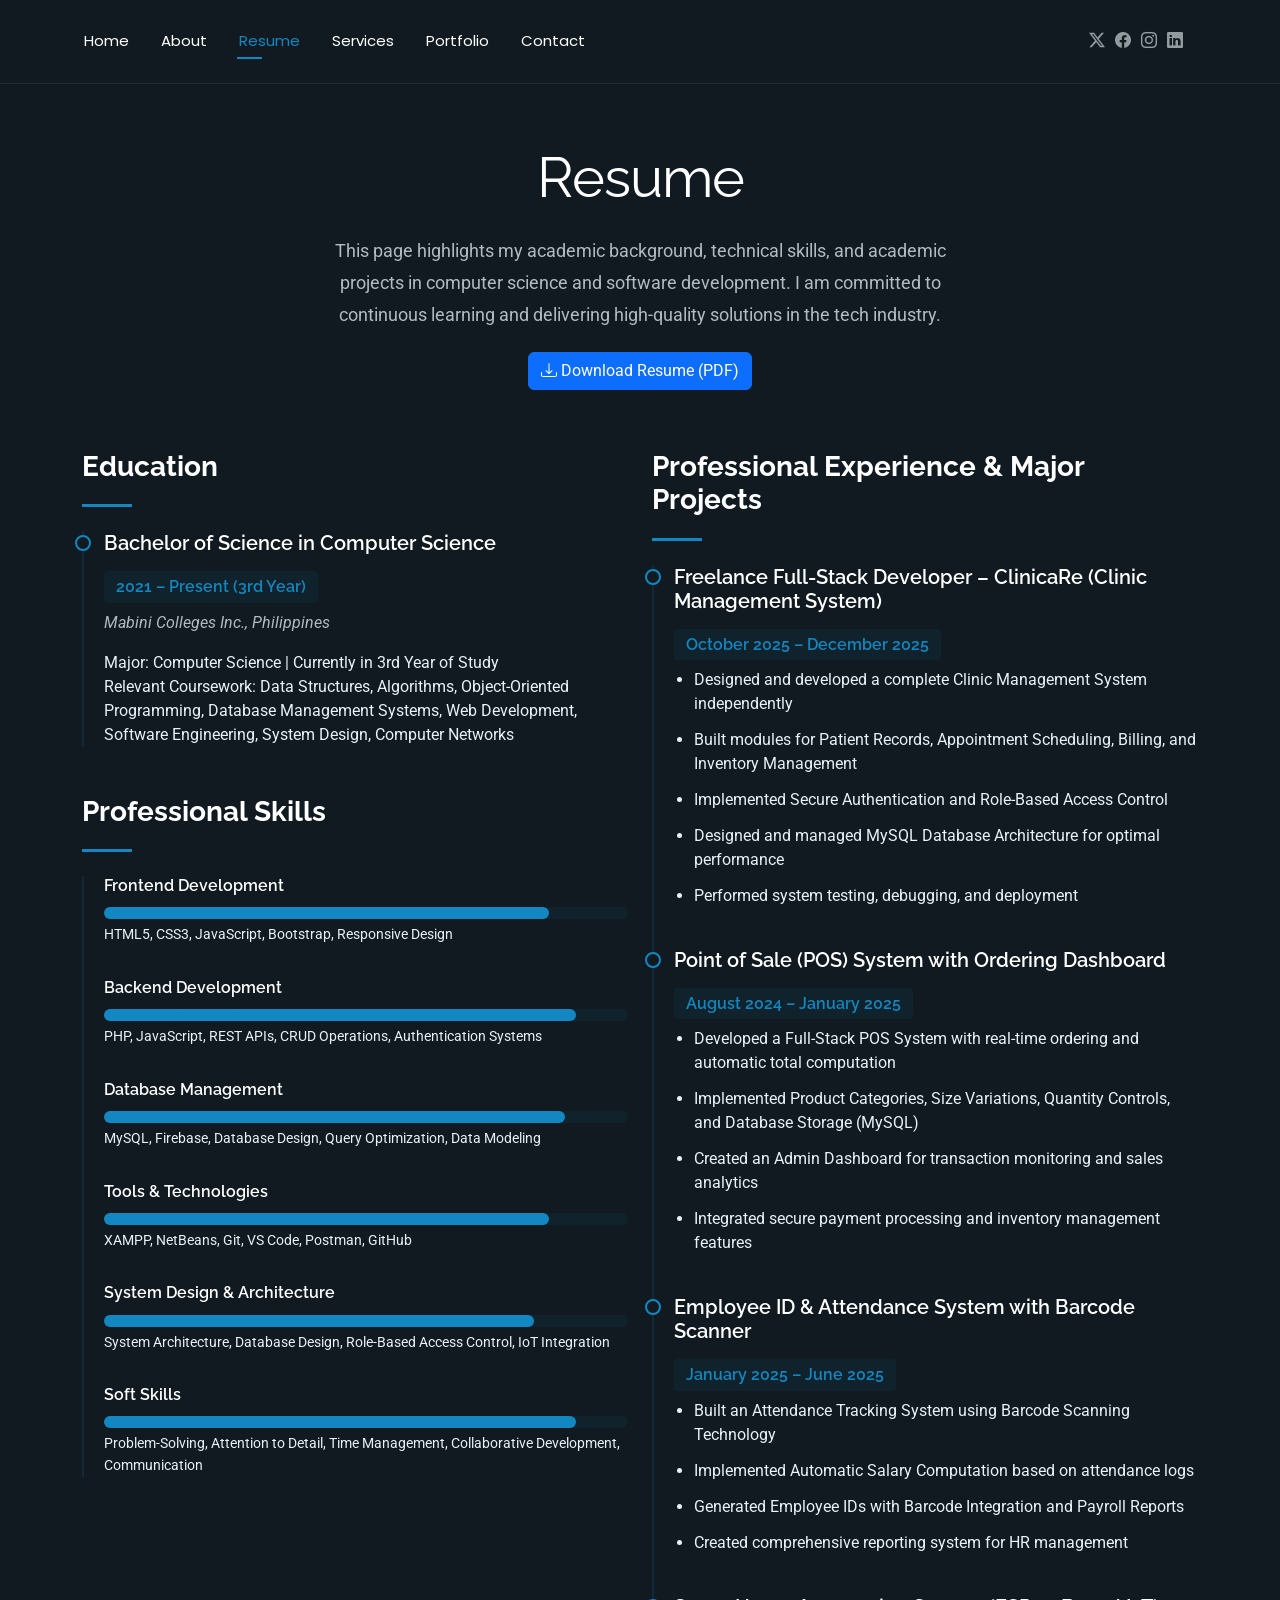
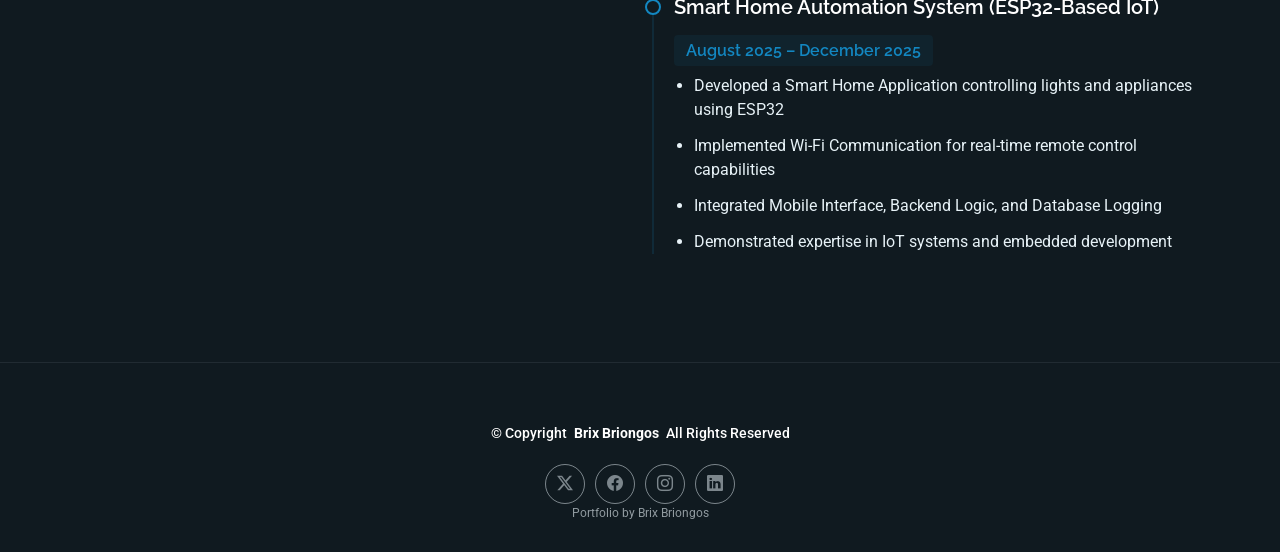
<file: resume.html>
<!DOCTYPE html>
<html lang="en">

<head>
  <meta charset="utf-8">
  <meta content="width=device-width, initial-scale=1.0" name="viewport">
  <title>Resume - Brix Briongos | Computer Science Student</title>
  <meta name="description" content="Professional resume with technical skills in web development, databases, and system design. Hands-on experience in full-stack development.">
  <meta name="keywords" content="resume, CV, developer resume, computer science">
  <meta name="author" content="Brix Briongos">

  <!-- Favicons -->
  <link href="assets/img/favicon.png" rel="icon">
  <link href="assets/img/apple-touch-icon.png" rel="apple-touch-icon">

  <!-- Fonts -->
  <link href="https://fonts.googleapis.com" rel="preconnect">
  <link href="https://fonts.gstatic.com" rel="preconnect" crossorigin>
  <link href="https://fonts.googleapis.com/css2?family=Roboto:ital,wght@0,100;0,300;0,400;0,500;0,700;0,900;1,100;1,300;1,400;1,500;1,700;1,900&family=Poppins:ital,wght@0,100;0,200;0,300;0,400;0,500;0,600;0,700;0,800;0,900;1,100;1,200;1,300;1,400;1,500;1,600;1,700;1,800;1,900&family=Raleway:ital,wght@0,100;0,200;0,300;0,400;0,500;0,600;0,700;0,800;0,900;1,100;1,200;1,300;1,400;1,500;1,600;1,700;1,800;1,900&display=swap" rel="stylesheet">

  <!-- Vendor CSS Files -->
  <link href="assets/vendor/bootstrap/css/bootstrap.min.css" rel="stylesheet">
  <link href="assets/vendor/bootstrap-icons/bootstrap-icons.css" rel="stylesheet">
  <link href="assets/vendor/aos/aos.css" rel="stylesheet">
  <link href="assets/vendor/swiper/swiper-bundle.min.css" rel="stylesheet">
  <link href="assets/vendor/glightbox/css/glightbox.min.css" rel="stylesheet">

  <!-- Main CSS File -->
  <link href="assets/css/main.css" rel="stylesheet">

  <!-- =======================================================
  * Template Name: FolioOne
  * Template URL: https://bootstrapmade.com/folioone-bootstrap-portfolio-website-template/
  * Updated: Aug 23 2025 with Bootstrap v5.3.7
  * Author: BootstrapMade.com
  * License: https://bootstrapmade.com/license/
  ======================================================== -->
</head>

<body class="resume-page">

  <header id="header" class="header d-flex align-items-center light-background sticky-top">
    <div class="container position-relative d-flex align-items-center justify-content-between">

      <!-- <a href="index.html" class="logo d-flex align-items-center me-auto me-xl-0">
      <img src="assets/img/logo.webp" alt="">
      <h1 class="sitename">FolioOne</h1> 
    </a> -->

      <nav id="navmenu" class="navmenu">
        <ul>
          <li><a href="index.html">Home</a></li>
          <li><a href="about.html">About</a></li>
          <li><a href="resume.html" class="active">Resume</a></li>
          <li><a href="services.html">Services</a></li>
          <li><a href="portfolio.html">Portfolio</a></li>
          <li><a href="contact.html">Contact</a></li>
        </ul>
        <i class="mobile-nav-toggle d-xl-none bi bi-list"></i>
      </nav>

      <div class="header-social-links">
        <a href="#" class="twitter"><i class="bi bi-twitter-x"></i></a>
        <a href="#" class="facebook"><i class="bi bi-facebook"></i></a>
        <a href="#" class="instagram"><i class="bi bi-instagram"></i></a>
        <a href="#" class="linkedin"><i class="bi bi-linkedin"></i></a>
      </div>

    </div>
  </header>

  <main class="main">

    <!-- Resume Section -->
    <section id="resume" class="resume section">

      <!-- Section Title -->
      <div class="container section-title" data-aos="fade-up">
        <div>
          <h2>Resume</h2>
          <p>This page highlights my academic background, technical skills, and academic projects in computer science and software development. I am committed to continuous learning and delivering high-quality solutions in the tech industry.</p>
          <div style="margin-top: 20px;">
            <a href="#" id="downloadResume" class="btn btn-primary">
              <i class="bi bi-download"></i> Download Resume (PDF)
            </a>
          </div>
        </div>
      </div><!-- End Section Title -->

      <div class="container" data-aos="fade-up" data-aos-delay="100">

        <div class="row">
          <div class="col-lg-6">

            <!-- Education Section -->
            <div class="resume-item" data-aos="fade-up">
              <h3 class="resume-title">Education</h3>

              <div class="resume-content">
                <article class="education-item">
                  <h4>Bachelor of Science in Computer Science</h4>
                  <h5>2021 – Present (3rd Year)</h5>
                  <p class="institution"><em>Mabini Colleges Inc., Philippines</em></p>
                  <p>
                    Major: Computer Science | Currently in 3rd Year of Study<br>
                    Relevant Coursework: Data Structures, Algorithms, Object-Oriented Programming, Database Management Systems, Web Development, Software Engineering, System Design, Computer Networks
                  </p>
                </article>
              </div>
            </div><!-- End Education Section -->

            <!-- Professional Skills Section -->
            <div class="resume-item skills-animation" data-aos="fade-up">
              <h3 class="resume-title">Professional Skills</h3>

              <div class="resume-content">
                <div class="skill-item">
                  <h4>Frontend Development</h4>
                  <div class="progress">
                    <div class="progress-bar" role="progressbar" aria-valuenow="85" aria-valuemin="0" aria-valuemax="100"></div>
                  </div>
                  <p style="font-size: 0.9rem; margin-top: 5px;">HTML5, CSS3, JavaScript, Bootstrap, Responsive Design</p>
                </div>

                <div class="skill-item">
                  <h4>Backend Development</h4>
                  <div class="progress">
                    <div class="progress-bar" role="progressbar" aria-valuenow="90" aria-valuemin="0" aria-valuemax="100"></div>
                  </div>
                  <p style="font-size: 0.9rem; margin-top: 5px;">PHP, JavaScript, REST APIs, CRUD Operations, Authentication Systems</p>
                </div>

                <div class="skill-item">
                  <h4>Database Management</h4>
                  <div class="progress">
                    <div class="progress-bar" role="progressbar" aria-valuenow="88" aria-valuemin="0" aria-valuemax="100"></div>
                  </div>
                  <p style="font-size: 0.9rem; margin-top: 5px;">MySQL, Firebase, Database Design, Query Optimization, Data Modeling</p>
                </div>

                <div class="skill-item">
                  <h4>Tools & Technologies</h4>
                  <div class="progress">
                    <div class="progress-bar" role="progressbar" aria-valuenow="85" aria-valuemin="0" aria-valuemax="100"></div>
                  </div>
                  <p style="font-size: 0.9rem; margin-top: 5px;">XAMPP, NetBeans, Git, VS Code, Postman, GitHub</p>
                </div>

                <div class="skill-item">
                  <h4>System Design & Architecture</h4>
                  <div class="progress">
                    <div class="progress-bar" role="progressbar" aria-valuenow="82" aria-valuemin="0" aria-valuemax="100"></div>
                  </div>
                  <p style="font-size: 0.9rem; margin-top: 5px;">System Architecture, Database Design, Role-Based Access Control, IoT Integration</p>
                </div>

                <div class="skill-item">
                  <h4>Soft Skills</h4>
                  <div class="progress">
                    <div class="progress-bar" role="progressbar" aria-valuenow="90" aria-valuemin="0" aria-valuemax="100"></div>
                  </div>
                  <p style="font-size: 0.9rem; margin-top: 5px;">Problem-Solving, Attention to Detail, Time Management, Collaborative Development, Communication</p>
                </div>
              </div>
            </div><!-- End Professional Skills Section -->
          </div>

          <div class="col-lg-6">
            <!-- Experience Section -->
            <div class="resume-item" data-aos="fade-up" data-aos-delay="100">
              <h3 class="resume-title">Professional Experience & Major Projects</h3>

              <div class="resume-content">
                <article class="experience-item">
                  <h4>Freelance Full-Stack Developer – ClinicaRe (Clinic Management System)</h4>
                  <h5>October 2025 – December 2025</h5>
                  <ul>
                    <li>Designed and developed a complete Clinic Management System independently</li>
                    <li>Built modules for Patient Records, Appointment Scheduling, Billing, and Inventory Management</li>
                    <li>Implemented Secure Authentication and Role-Based Access Control</li>
                    <li>Designed and managed MySQL Database Architecture for optimal performance</li>
                    <li>Performed system testing, debugging, and deployment</li>
                  </ul>
                </article>

                <article class="experience-item">
                  <h4>Point of Sale (POS) System with Ordering Dashboard</h4>
                  <h5>August 2024 – January 2025</h5>
                  <ul>
                    <li>Developed a Full-Stack POS System with real-time ordering and automatic total computation</li>
                    <li>Implemented Product Categories, Size Variations, Quantity Controls, and Database Storage (MySQL)</li>
                    <li>Created an Admin Dashboard for transaction monitoring and sales analytics</li>
                    <li>Integrated secure payment processing and inventory management features</li>
                  </ul>
                </article>

                <article class="experience-item">
                  <h4>Employee ID & Attendance System with Barcode Scanner</h4>
                  <h5>January 2025 – June 2025</h5>
                  <ul>
                    <li>Built an Attendance Tracking System using Barcode Scanning Technology</li>
                    <li>Implemented Automatic Salary Computation based on attendance logs</li>
                    <li>Generated Employee IDs with Barcode Integration and Payroll Reports</li>
                    <li>Created comprehensive reporting system for HR management</li>
                  </ul>
                </article>

                <article class="experience-item">
                  <h4>Smart Home Automation System (ESP32-Based IoT)</h4>
                  <h5>August 2025 – December 2025</h5>
                  <ul>
                    <li>Developed a Smart Home Application controlling lights and appliances using ESP32</li>
                    <li>Implemented Wi-Fi Communication for real-time remote control capabilities</li>
                    <li>Integrated Mobile Interface, Backend Logic, and Database Logging</li>
                    <li>Demonstrated expertise in IoT systems and embedded development</li>
                  </ul>
                </article>
              </div>
              </div>
            </div><!-- End Experience Section -->
          </div>
        </div>

      </div>

    </section><!-- /Resume Section -->

  </main>

  <footer id="footer" class="footer">

    <div class="container">
      <div class="copyright text-center ">
        <p>© <span>Copyright</span> <strong class="px-1 sitename">Brix Briongos</strong> <span>All Rights Reserved<br></span></p>
      </div>
      <div class="social-links d-flex justify-content-center">
        <a href=""><i class="bi bi-twitter-x"></i></a>
        <a href=""><i class="bi bi-facebook"></i></a>
        <a href=""><i class="bi bi-instagram"></i></a>
        <a href=""><i class="bi bi-linkedin"></i></a>
      </div>
      <div class="credits">
        <!-- All the links in the footer should remain intact. -->
        <!-- You can delete the links only if you've purchased the pro version. -->
        <!-- Personal Portfolio 2026 -->
        Portfolio by Brix Briongos
      </div>
    </div>

  </footer>

  <!-- Scroll Top -->
  <a href="#" id="scroll-top" class="scroll-top d-flex align-items-center justify-content-center"><i class="bi bi-arrow-up-short"></i></a>

  <!-- Preloader -->
  <div id="preloader"></div>

  <!-- Vendor JS Files -->
  <script src="assets/vendor/bootstrap/js/bootstrap.bundle.min.js"></script>
  <script src="assets/vendor/php-email-form/validate.js"></script>
  <script src="assets/vendor/aos/aos.js"></script>
  <script src="assets/vendor/typed.js/typed.umd.js"></script>
  <script src="assets/vendor/waypoints/noframework.waypoints.js"></script>
  <script src="assets/vendor/purecounter/purecounter_vanilla.js"></script>
  <script src="assets/vendor/swiper/swiper-bundle.min.js"></script>
  <script src="assets/vendor/imagesloaded/imagesloaded.pkgd.min.js"></script>
  <script src="assets/vendor/isotope-layout/isotope.pkgd.min.js"></script>
  <script src="assets/vendor/glightbox/js/glightbox.min.js"></script>

  <!-- Configuration File for Social Links & Settings -->
  <script src="assets/js/config.js"></script>

  <!-- Main JS File -->
  <script src="assets/js/main.js"></script>

  <!-- Progress Bar Animation Script -->
  <script>
    // Animate progress bars when they come into view
    document.addEventListener('DOMContentLoaded', function() {
      const progressBars = document.querySelectorAll('.skills-animation .progress-bar');
      
      if (progressBars.length === 0) return;

      // Use Intersection Observer to trigger animation when visible
      const observer = new IntersectionObserver((entries) => {
        entries.forEach(entry => {
          if (entry.isIntersecting) {
            const progressBar = entry.target;
            const percentage = progressBar.getAttribute('aria-valuenow');
            
            // Set CSS variable for animation
            progressBar.style.setProperty('--progress-value', percentage + '%');
            
            // Trigger animation
            progressBar.classList.add('animated');
            
            // Stop observing this element
            observer.unobserve(progressBar);
          }
        });
      }, {
        threshold: 0.5, // Trigger when 50% of the element is visible
        rootMargin: '0px'
      });

      // Observe all progress bars
      progressBars.forEach(bar => observer.observe(bar));
    });
  </script>

</body>

</html>
</file>
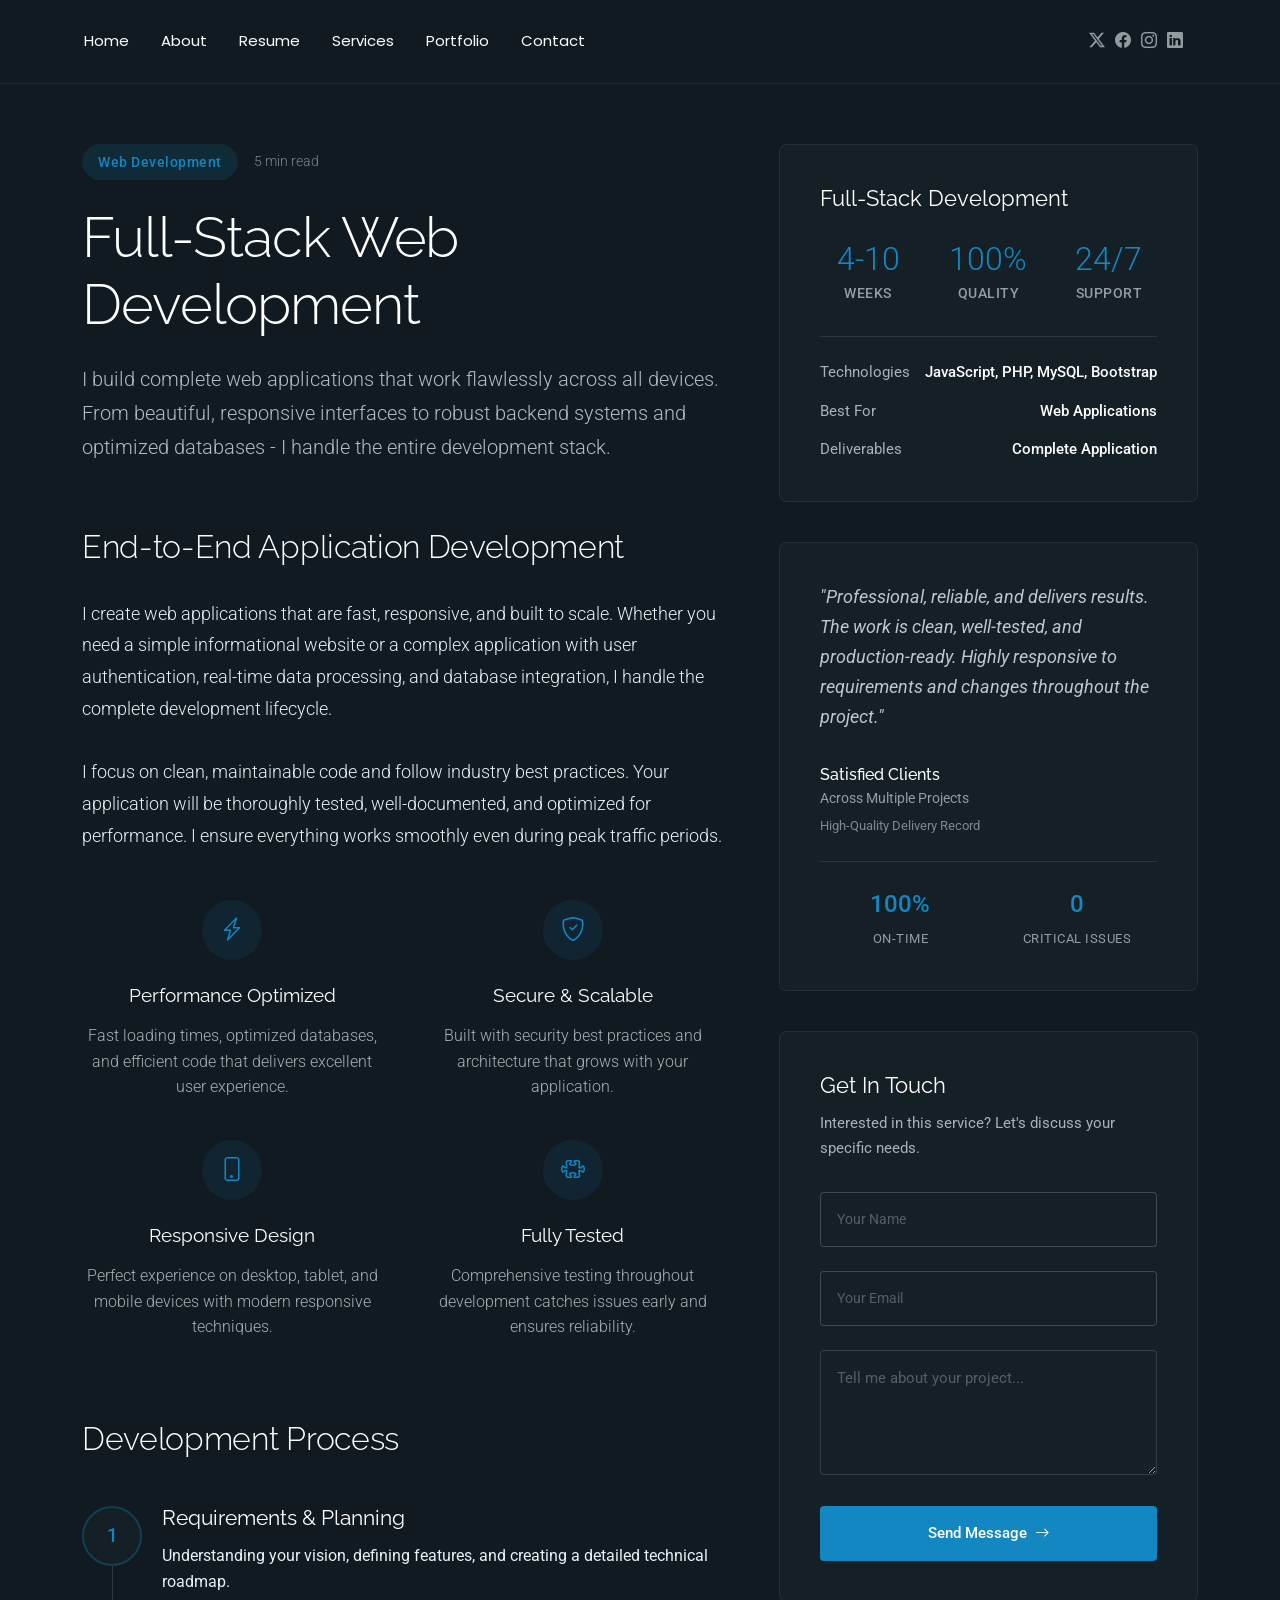
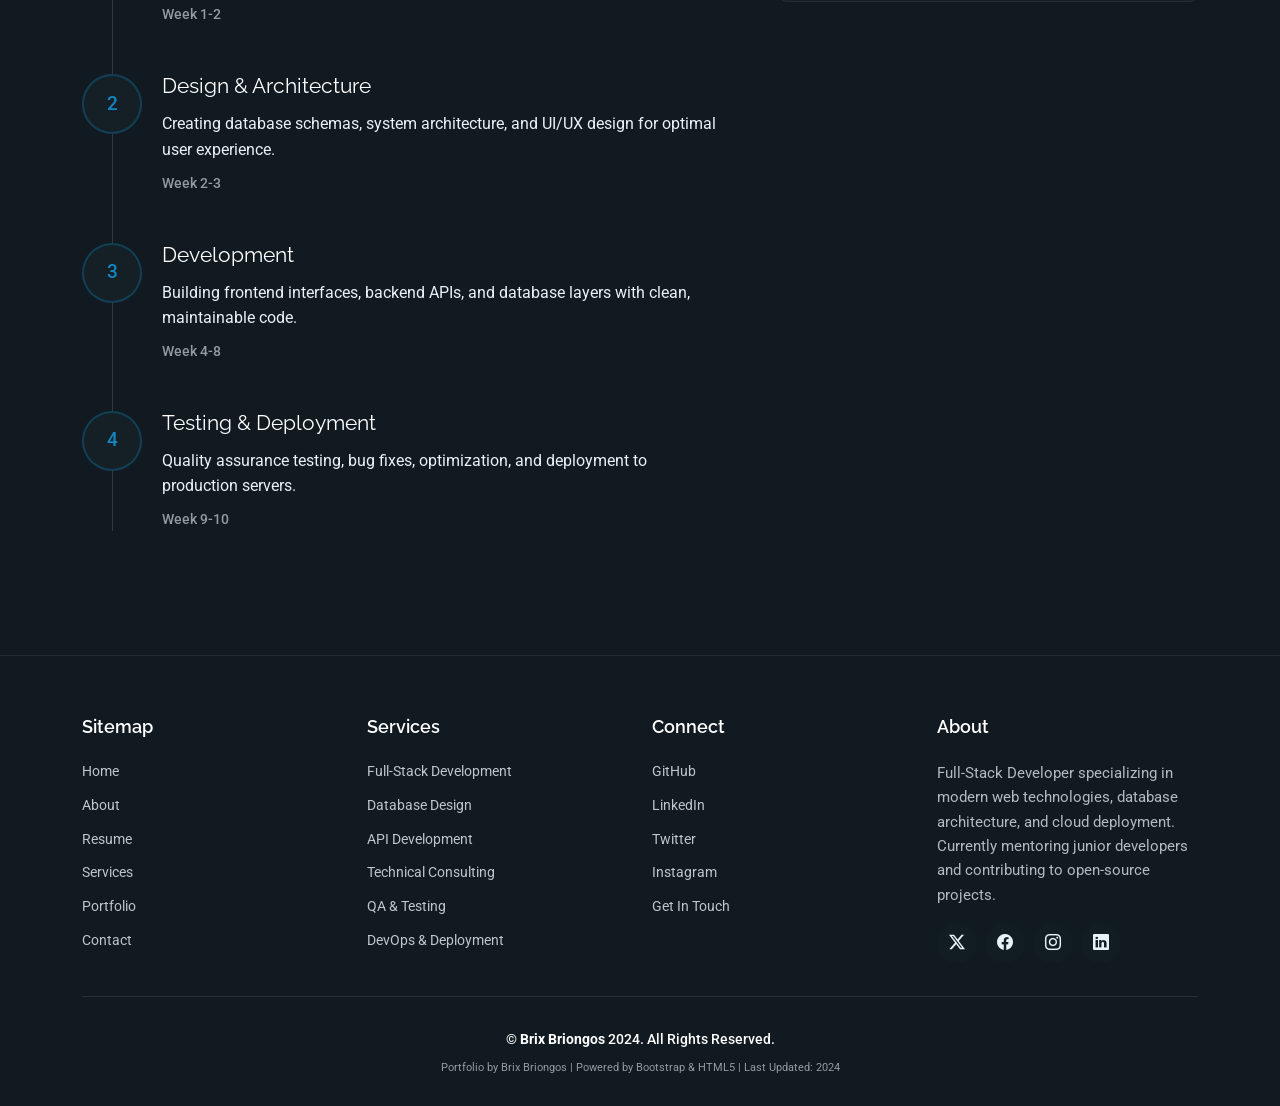
<file: service-details.html>
<!DOCTYPE html>
<html lang="en">

<head>
  <meta charset="utf-8">
  <meta content="width=device-width, initial-scale=1.0" name="viewport">
  <title>Service Details - Brix Briongos</title>
  <meta name="description" content="Detailed information about professional software development services">
  <meta name="keywords" content="web development, database design, API development, software consulting, testing, DevOps">

  <!-- Favicons -->
  <link href="assets/img/favicon.png" rel="icon">
  <link href="assets/img/apple-touch-icon.png" rel="apple-touch-icon">

  <!-- Fonts -->
  <link href="https://fonts.googleapis.com" rel="preconnect">
  <link href="https://fonts.gstatic.com" rel="preconnect" crossorigin>
  <link href="https://fonts.googleapis.com/css2?family=Roboto:ital,wght@0,100;0,300;0,400;0,500;0,700;0,900;1,100;1,300;1,400;1,500;1,700;1,900&family=Poppins:ital,wght@0,100;0,200;0,300;0,400;0,500;0,600;0,700;0,800;0,900;1,100;1,200;1,300;1,400;1,500;1,600;1,700;1,800;1,900&family=Raleway:ital,wght@0,100;0,200;0,300;0,400;0,500;0,600;0,700;0,800;0,900;1,100;1,200;1,300;1,400;1,500;1,600;1,700;1,800;1,900&display=swap" rel="stylesheet">

  <!-- Vendor CSS Files -->
  <link href="assets/vendor/bootstrap/css/bootstrap.min.css" rel="stylesheet">
  <link href="assets/vendor/bootstrap-icons/bootstrap-icons.css" rel="stylesheet">
  <link href="assets/vendor/aos/aos.css" rel="stylesheet">
  <link href="assets/vendor/swiper/swiper-bundle.min.css" rel="stylesheet">
  <link href="assets/vendor/glightbox/css/glightbox.min.css" rel="stylesheet">

  <!-- Main CSS File -->
  <link href="assets/css/main.css" rel="stylesheet">
</head>

<body class="service-details-page">

  <header id="header" class="header d-flex align-items-center light-background sticky-top">
    <div class="container position-relative d-flex align-items-center justify-content-between">
      <nav id="navmenu" class="navmenu">
        <ul>
          <li><a href="index.html">Home</a></li>
          <li><a href="about.html">About</a></li>
          <li><a href="resume.html">Resume</a></li>
          <li><a href="services.html">Services</a></li>
          <li><a href="portfolio.html">Portfolio</a></li>
          <li><a href="contact.html">Contact</a></li>
        </ul>
        <i class="mobile-nav-toggle d-xl-none bi bi-list"></i>
      </nav>

      <div class="header-social-links">
        <a href="#" class="twitter"><i class="bi bi-twitter-x"></i></a>
        <a href="#" class="facebook"><i class="bi bi-facebook"></i></a>
        <a href="#" class="instagram"><i class="bi bi-instagram"></i></a>
        <a href="#" class="linkedin"><i class="bi bi-linkedin"></i></a>
      </div>
    </div>
  </header>

  <main class="main">
    <!-- Service Details Section -->
    <section id="service-details" class="service-details section">

      <div class="container" data-aos="fade-up" data-aos-delay="100">
        <div class="row">
          <!-- Main Content Area -->
          <div class="col-lg-7">

            <!-- ============ SERVICE 1: FULL-STACK ============ -->
            <div class="service-content" data-service="fullstack" style="display:none;">
              <div class="service-hero">
                <div class="service-meta">
                  <span class="service-category">Web Development</span>
                  <span class="reading-time">5 min read</span>
                </div>
                <h1>Full-Stack Web Development</h1>
                <p class="service-description">I build complete web applications that work flawlessly across all devices. From beautiful, responsive interfaces to robust backend systems and optimized databases - I handle the entire development stack.</p>
              </div>



              <div class="service-narrative" data-aos="fade-up" data-aos-delay="300">
                <h3>End-to-End Application Development</h3>
                <p>I create web applications that are fast, responsive, and built to scale. Whether you need a simple informational website or a complex application with user authentication, real-time data processing, and database integration, I handle the complete development lifecycle.</p>

                <p>I focus on clean, maintainable code and follow industry best practices. Your application will be thoroughly tested, well-documented, and optimized for performance. I ensure everything works smoothly even during peak traffic periods.</p>

                <div class="benefits-grid" data-aos="fade-up" data-aos-delay="400">
                  <div class="benefit-card">
                    <div class="benefit-icon"><i class="bi bi-lightning-charge"></i></div>
                    <h4>Performance Optimized</h4>
                    <p>Fast loading times, optimized databases, and efficient code that delivers excellent user experience.</p>
                  </div>
                  <div class="benefit-card">
                    <div class="benefit-icon"><i class="bi bi-shield-check"></i></div>
                    <h4>Secure & Scalable</h4>
                    <p>Built with security best practices and architecture that grows with your application.</p>
                  </div>
                  <div class="benefit-card">
                    <div class="benefit-icon"><i class="bi bi-phone"></i></div>
                    <h4>Responsive Design</h4>
                    <p>Perfect experience on desktop, tablet, and mobile devices with modern responsive techniques.</p>
                  </div>
                  <div class="benefit-card">
                    <div class="benefit-icon"><i class="bi bi-puzzle"></i></div>
                    <h4>Fully Tested</h4>
                    <p>Comprehensive testing throughout development catches issues early and ensures reliability.</p>
                  </div>
                </div>
              </div>

              <div class="timeline-section" data-aos="fade-up" data-aos-delay="500">
                <h3>Development Process</h3>
                <div class="timeline">
                  <div class="timeline-item">
                    <div class="timeline-marker"><span>1</span></div>
                    <div class="timeline-content">
                      <h4>Requirements & Planning</h4>
                      <p>Understanding your vision, defining features, and creating a detailed technical roadmap.</p>
                      <small>Week 1-2</small>
                    </div>
                  </div>
                  <div class="timeline-item">
                    <div class="timeline-marker"><span>2</span></div>
                    <div class="timeline-content">
                      <h4>Design & Architecture</h4>
                      <p>Creating database schemas, system architecture, and UI/UX design for optimal user experience.</p>
                      <small>Week 2-3</small>
                    </div>
                  </div>
                  <div class="timeline-item">
                    <div class="timeline-marker"><span>3</span></div>
                    <div class="timeline-content">
                      <h4>Development</h4>
                      <p>Building frontend interfaces, backend APIs, and database layers with clean, maintainable code.</p>
                      <small>Week 4-8</small>
                    </div>
                  </div>
                  <div class="timeline-item">
                    <div class="timeline-marker"><span>4</span></div>
                    <div class="timeline-content">
                      <h4>Testing & Deployment</h4>
                      <p>Quality assurance testing, bug fixes, optimization, and deployment to production servers.</p>
                      <small>Week 9-10</small>
                    </div>
                  </div>
                </div>
              </div>
            </div>

            <!-- ============ SERVICE 2: DATABASE ============ -->
            <div class="service-content" data-service="database" style="display:none;">
              <div class="service-hero">
                <div class="service-meta">
                  <span class="service-category">Database Design</span>
                  <span class="reading-time">4 min read</span>
                </div>
                <h1>Database Design & Optimization</h1>
                <p class="service-description">I design and optimize databases that keep your data organized, secure, and fast. Proper structure from the start prevents performance issues and scaling problems later.</p>
              </div>



              <div class="service-narrative" data-aos="fade-up" data-aos-delay="300">
                <h3>Strategic Database Architecture</h3>
                <p>A well-designed database is the foundation of reliable applications. I create normalized, efficient database schemas that support your business requirements while maintaining data integrity and performance.</p>

                <p>I optimize queries, design appropriate indexes, and implement caching strategies to ensure your application responds quickly even with large datasets. Database optimization is an ongoing process, and I provide consultation on maintenance and scaling.</p>

                <div class="benefits-grid" data-aos="fade-up" data-aos-delay="400">
                  <div class="benefit-card">
                    <div class="benefit-icon"><i class="bi bi-speedometer"></i></div>
                    <h4>Query Performance</h4>
                    <p>Optimized queries and proper indexing ensure fast data retrieval even with millions of records.</p>
                  </div>
                  <div class="benefit-card">
                    <div class="benefit-icon"><i class="bi bi-diagram-3"></i></div>
                    <h4>Proper Design</h4>
                    <p>Normalized schemas that eliminate redundancy and maintain data consistency across your application.</p>
                  </div>
                  <div class="benefit-card">
                    <div class="benefit-icon"><i class="bi bi-lock"></i></div>
                    <h4>Data Security</h4>
                    <p>Encryption, access controls, and backup strategies to protect your valuable data.</p>
                  </div>
                  <div class="benefit-card">
                    <div class="benefit-icon"><i class="bi bi-arrows-expand"></i></div>
                    <h4>Scalability</h4>
                    <p>Architecture designed to grow with your business needs without performance degradation.</p>
                  </div>
                </div>
              </div>

              <div class="timeline-section" data-aos="fade-up" data-aos-delay="500">
                <h3>Database Optimization Process</h3>
                <div class="timeline">
                  <div class="timeline-item">
                    <div class="timeline-marker"><span>1</span></div>
                    <div class="timeline-content">
                      <h4>Requirements Analysis</h4>
                      <p>Understanding your data structure, relationships, and access patterns.</p>
                      <small>Day 1-2</small>
                    </div>
                  </div>
                  <div class="timeline-item">
                    <div class="timeline-marker"><span>2</span></div>
                    <div class="timeline-content">
                      <h4>Schema Design</h4>
                      <p>Creating normalized schemas with appropriate tables, relationships, and constraints.</p>
                      <small>Day 3-4</small>
                    </div>
                  </div>
                  <div class="timeline-item">
                    <div class="timeline-marker"><span>3</span></div>
                    <div class="timeline-content">
                      <h4>Optimization</h4>
                      <p>Adding indexes, tuning queries, and implementing caching strategies.</p>
                      <small>Day 5-7</small>
                    </div>
                  </div>
                  <div class="timeline-item">
                    <div class="timeline-marker"><span>4</span></div>
                    <div class="timeline-content">
                      <h4>Testing & Documentation</h4>
                      <p>Performance testing, validation, and comprehensive documentation of database structure.</p>
                      <small>Day 8</small>
                    </div>
                  </div>
                </div>
              </div>
            </div>

            <!-- ============ SERVICE 3: API ============ -->
            <div class="service-content" data-service="api" style="display:none;">
              <div class="service-hero">
                <div class="service-meta">
                  <span class="service-category">API Development</span>
                  <span class="reading-time">5 min read</span>
                </div>
                <h1>RESTful API Development</h1>
                <p class="service-description">I design and build enterprise-grade REST APIs that enable seamless communication between applications. Secure, well-documented, and scalable APIs that power modern integrations.</p>
              </div>



              <div class="service-narrative" data-aos="fade-up" data-aos-delay="300">
                <h3>Enterprise-Grade API Solutions</h3>
                <p>I build APIs that follow REST principles and industry standards. Whether you need internal APIs for your microservices or public APIs for third-party integrations, I design solutions that are secure, efficient, and easy to integrate.</p>

                <p>APIs I develop include comprehensive authentication, rate limiting, error handling, and comprehensive API documentation. I focus on versioning strategies and backward compatibility to ensure smooth evolution of your API over time.</p>

                <div class="benefits-grid" data-aos="fade-up" data-aos-delay="400">
                  <div class="benefit-card">
                    <div class="benefit-icon"><i class="bi bi-lock-fill"></i></div>
                    <h4>Secure Authentication</h4>
                    <p>OAuth 2.0, JWT tokens, and API key management for enterprise-level security.</p>
                  </div>
                  <div class="benefit-card">
                    <div class="benefit-icon"><i class="bi bi-code-square"></i></div>
                    <h4>RESTful Standards</h4>
                    <p>Clean, intuitive API design following REST principles and HTTP best practices.</p>
                  </div>
                  <div class="benefit-card">
                    <div class="benefit-icon"><i class="bi bi-book"></i></div>
                    <h4>API Documentation</h4>
                    <p>Comprehensive documentation using OpenAPI/Swagger for easy integration.</p>
                  </div>
                  <div class="benefit-card">
                    <div class="benefit-icon"><i class="bi bi-graph-up-arrow"></i></div>
                    <h4>Scalable Design</h4>
                    <p>Architecture that handles high traffic with caching, rate limiting, and load balancing.</p>
                  </div>
                </div>
              </div>

              <div class="timeline-section" data-aos="fade-up" data-aos-delay="500">
                <h3>API Development Workflow</h3>
                <div class="timeline">
                  <div class="timeline-item">
                    <div class="timeline-marker"><span>1</span></div>
                    <div class="timeline-content">
                      <h4>API Design</h4>
                      <p>Planning endpoints, request/response structures, and data models.</p>
                      <small>Week 1</small>
                    </div>
                  </div>
                  <div class="timeline-item">
                    <div class="timeline-marker"><span>2</span></div>
                    <div class="timeline-content">
                      <h4>Authentication & Security</h4>
                      <p>Implementing OAuth/JWT, encryption, rate limiting, and input validation.</p>
                      <small>Week 2</small>
                    </div>
                  </div>
                  <div class="timeline-item">
                    <div class="timeline-marker"><span>3</span></div>
                    <div class="timeline-content">
                      <h4>Implementation</h4>
                      <p>Building endpoints, database integration, and business logic.</p>
                      <small>Week 3-4</small>
                    </div>
                  </div>
                  <div class="timeline-item">
                    <div class="timeline-marker"><span>4</span></div>
                    <div class="timeline-content">
                      <h4>Testing & Documentation</h4>
                      <p>Unit tests, integration tests, and comprehensive API documentation.</p>
                      <small>Week 5</small>
                    </div>
                  </div>
                </div>
              </div>
            </div>

            <!-- ============ SERVICE 4: CONSULTING ============ -->
            <div class="service-content" data-service="consulting" style="display:none;">
              <div class="service-hero">
                <div class="service-meta">
                  <span class="service-category">Technical Consulting</span>
                  <span class="reading-time">4 min read</span>
                </div>
                <h1>Software Solutions & Technical Consulting</h1>
                <p class="service-description">I provide strategic technical advice to help you make the right architectural and technology decisions. Good planning prevents expensive mistakes and ensures your technology investments align with business goals.</p>
              </div>



              <div class="service-narrative" data-aos="fade-up" data-aos-delay="300">
                <h3>Strategic Technical Guidance</h3>
                <p>I help teams and organizations navigate complex technical decisions. Whether you're building a new system, migrating legacy applications, or scaling existing solutions, I provide expert guidance based on industry best practices and real-world experience.</p>

                <p>I assess your current technology stack, identify pain points and opportunities, and recommend solutions that fit your specific business requirements and budget. Consulting includes architecture reviews, technology evaluations, and implementation roadmaps.</p>

                <div class="benefits-grid" data-aos="fade-up" data-aos-delay="400">
                  <div class="benefit-card">
                    <div class="benefit-icon"><i class="bi bi-lightbulb"></i></div>
                    <h4>Architecture Design</h4>
                    <p>Planning scalable, maintainable system architectures that grow with your business.</p>
                  </div>
                  <div class="benefit-card">
                    <div class="benefit-icon"><i class="bi bi-tools"></i></div>
                    <h4>Technology Assessment</h4>
                    <p>Evaluating technologies and frameworks to find the best fit for your needs.</p>
                  </div>
                  <div class="benefit-card">
                    <div class="benefit-icon"><i class="bi bi-map"></i></div>
                    <h4>Implementation Roadmap</h4>
                    <p>Creating actionable plans with timelines and resource requirements.</p>
                  </div>
                  <div class="benefit-card">
                    <div class="benefit-icon"><i class="bi bi-people"></i></div>
                    <h4>Team Training</h4>
                    <p>Mentoring your team on best practices and technology adoption.</p>
                  </div>
                </div>
              </div>

              <div class="timeline-section" data-aos="fade-up" data-aos-delay="500">
                <h3>Consulting Engagement</h3>
                <div class="timeline">
                  <div class="timeline-item">
                    <div class="timeline-marker"><span>1</span></div>
                    <div class="timeline-content">
                      <h4>Discovery & Assessment</h4>
                      <p>Understanding your challenges, goals, and current technology landscape.</p>
                      <small>Week 1-2</small>
                    </div>
                  </div>
                  <div class="timeline-item">
                    <div class="timeline-marker"><span>2</span></div>
                    <div class="timeline-content">
                      <h4>Analysis & Recommendations</h4>
                      <p>Identifying issues, patterns, and opportunities for improvement.</p>
                      <small>Week 2-3</small>
                    </div>
                  </div>
                  <div class="timeline-item">
                    <div class="timeline-marker"><span>3</span></div>
                    <div class="timeline-content">
                      <h4>Solution Design</h4>
                      <p>Creating detailed plans and recommendations tailored to your situation.</p>
                      <small>Week 4</small>
                    </div>
                  </div>
                  <div class="timeline-item">
                    <div class="timeline-marker"><span>4</span></div>
                    <div class="timeline-content">
                      <h4>Implementation Support</h4>
                      <p>Guiding your team through implementation and change management.</p>
                      <small>Ongoing</small>
                    </div>
                  </div>
                </div>
              </div>
            </div>

            <!-- ============ SERVICE 5: TESTING ============ -->
            <div class="service-content" data-service="testing" style="display:none;">
              <div class="service-hero">
                <div class="service-meta">
                  <span class="service-category">Quality Assurance</span>
                  <span class="reading-time">4 min read</span>
                </div>
                <h1>Software Testing & Quality Assurance</h1>
                <p class="service-description">I implement comprehensive testing strategies that catch bugs before users find them. Automated testing, performance validation, and quality metrics ensure your application is reliable and ready for production.</p>
              </div>



              <div class="service-narrative" data-aos="fade-up" data-aos-delay="300">
                <h3>Comprehensive Quality Assurance</h3>
                <p>I create testing strategies that cover all aspects of your application - functionality, performance, security, and usability. From unit tests and integration tests to end-to-end automation, I implement testing approaches that fit your development workflow.</p>

                <p>I set up continuous integration pipelines that run tests automatically, identify regressions early, and maintain quality metrics. Testing is not just about finding bugs; it's about building confidence that your application works as expected.</p>

                <div class="benefits-grid" data-aos="fade-up" data-aos-delay="400">
                  <div class="benefit-card">
                    <div class="benefit-icon"><i class="bi bi-check-circle"></i></div>
                    <h4>Test Automation</h4>
                    <p>Unit tests, integration tests, and end-to-end testing automation for continuous validation.</p>
                  </div>
                  <div class="benefit-card">
                    <div class="benefit-icon"><i class="bi bi-graph-up"></i></div>
                    <h4>Performance Testing</h4>
                    <p>Load testing, stress testing, and performance profiling to ensure scalability.</p>
                  </div>
                  <div class="benefit-card">
                    <div class="benefit-icon"><i class="bi bi-shield-check"></i></div>
                    <h4>Security Testing</h4>
                    <p>Vulnerability scanning and security testing to protect against common threats.</p>
                  </div>
                  <div class="benefit-card">
                    <div class="benefit-icon"><i class="bi bi-percent"></i></div>
                    <h4>Coverage Analysis</h4>
                    <p>Measuring test coverage and identifying gaps in quality assurance.</p>
                  </div>
                </div>
              </div>

              <div class="timeline-section" data-aos="fade-up" data-aos-delay="500">
                <h3>Testing Implementation</h3>
                <div class="timeline">
                  <div class="timeline-item">
                    <div class="timeline-marker"><span>1</span></div>
                    <div class="timeline-content">
                      <h4>Test Strategy</h4>
                      <p>Planning testing approach, tools selection, and automation framework setup.</p>
                      <small>Week 1</small>
                    </div>
                  </div>
                  <div class="timeline-item">
                    <div class="timeline-marker"><span>2</span></div>
                    <div class="timeline-content">
                      <h4>Test Development</h4>
                      <p>Writing unit tests, integration tests, and end-to-end automation scripts.</p>
                      <small>Week 2-3</small>
                    </div>
                  </div>
                  <div class="timeline-item">
                    <div class="timeline-marker"><span>3</span></div>
                    <div class="timeline-content">
                      <h4>CI/CD Pipeline</h4>
                      <p>Setting up continuous integration with automated test execution.</p>
                      <small>Week 4</small>
                    </div>
                  </div>
                  <div class="timeline-item">
                    <div class="timeline-marker"><span>4</span></div>
                    <div class="timeline-content">
                      <h4>Monitoring & Reporting</h4>
                      <p>Tracking quality metrics and generating test reports for stakeholders.</p>
                      <small>Ongoing</small>
                    </div>
                  </div>
                </div>
              </div>
            </div>

            <!-- ============ SERVICE 6: DEVOPS ============ -->
            <div class="service-content" data-service="devops" style="display:none;">
              <div class="service-hero">
                <div class="service-meta">
                  <span class="service-category">DevOps & Deployment</span>
                  <span class="reading-time">5 min read</span>
                </div>
                <h1>Cloud Deployment & DevOps</h1>
                <p class="service-description">I set up automated deployment pipelines and DevOps infrastructure that keeps your applications running reliably. From development through production, continuous integration and deployment ensure smooth, safe updates.</p>
              </div>



              <div class="service-narrative" data-aos="fade-up" data-aos-delay="300">
                <h3>Infrastructure & Deployment Excellence</h3>
                <p>I design and implement DevOps solutions that enable rapid, reliable deployment of applications. Using containerization, orchestration, and infrastructure-as-code, I create systems that are scalable, maintainable, and cost-efficient.</p>

                <p>I set up monitoring and alerting to catch issues before they impact users, implement backup and disaster recovery strategies, and create documentation that your team can use to manage the infrastructure confidently.</p>

                <div class="benefits-grid" data-aos="fade-up" data-aos-delay="400">
                  <div class="benefit-card">
                    <div class="benefit-icon"><i class="bi bi-traffic-cone"></i></div>
                    <h4>CI/CD Pipelines</h4>
                    <p>Automated testing, building, and deployment pipelines for fast, safe releases.</p>
                  </div>
                  <div class="benefit-card">
                    <div class="benefit-icon"><i class="bi bi-cpu"></i></div>
                    <h4>Infrastructure Setup</h4>
                    <p>Cloud infrastructure (AWS, Azure, GCP) configured for scalability and reliability.</p>
                  </div>
                  <div class="benefit-card">
                    <div class="benefit-icon"><i class="bi bi-speedometer2"></i></div>
                    <h4>Monitoring & Logging</h4>
                    <p>Real-time monitoring, alerts, and centralized logging for operational visibility.</p>
                  </div>
                  <div class="benefit-card">
                    <div class="benefit-icon"><i class="bi bi-shield-lock"></i></div>
                    <h4>Disaster Recovery</h4>
                    <p>Backup strategies and disaster recovery procedures ensure business continuity.</p>
                  </div>
                </div>
              </div>

              <div class="timeline-section" data-aos="fade-up" data-aos-delay="500">
                <h3>DevOps Implementation</h3>
                <div class="timeline">
                  <div class="timeline-item">
                    <div class="timeline-marker"><span>1</span></div>
                    <div class="timeline-content">
                      <h4>Infrastructure Planning</h4>
                      <p>Assessing requirements and designing cloud infrastructure architecture.</p>
                      <small>Week 1-2</small>
                    </div>
                  </div>
                  <div class="timeline-item">
                    <div class="timeline-marker"><span>2</span></div>
                    <div class="timeline-content">
                      <h4>Cloud Setup</h4>
                      <p>Configuring servers, databases, networking, and security groups.</p>
                      <small>Week 3-4</small>
                    </div>
                  </div>
                  <div class="timeline-item">
                    <div class="timeline-marker"><span>3</span></div>
                    <div class="timeline-content">
                      <h4>CI/CD Configuration</h4>
                      <p>Setting up automated deployment pipelines and testing automation.</p>
                      <small>Week 5</small>
                    </div>
                  </div>
                  <div class="timeline-item">
                    <div class="timeline-marker"><span>4</span></div>
                    <div class="timeline-content">
                      <h4>Monitoring & Training</h4>
                      <p>Setting up monitoring, backups, and training your team on operations.</p>
                      <small>Week 6</small>
                    </div>
                  </div>
                </div>
              </div>
            </div>

          </div><!-- End Main Content -->

          <!-- Service Sidebar -->
          <div class="col-lg-5">
            <div class="service-sidebar" data-aos="fade-up" data-aos-delay="200">

              <!-- Service Overview Card -->
              <div class="overview-card">
                <div class="overview-header">
                  <h4 id="sidebar-title">Service Overview</h4>
                </div>
                <div class="overview-stats">
                  <div class="stat-item">
                    <div class="stat-number" id="stat-duration">4-10</div>
                    <div class="stat-label">Weeks</div>
                  </div>
                  <div class="stat-item">
                    <div class="stat-number" id="stat-quality">100%</div>
                    <div class="stat-label">Quality</div>
                  </div>
                  <div class="stat-item">
                    <div class="stat-number" id="stat-support">24/7</div>
                    <div class="stat-label">Support</div>
                  </div>
                </div>

                <div class="overview-details">
                  <div class="detail-row">
                    <span class="detail-label">Technologies</span>
                    <span class="detail-value" id="detail-tech">Latest Stack</span>
                  </div>
                  <div class="detail-row">
                    <span class="detail-label">Best For</span>
                    <span class="detail-value" id="detail-for">Your Project</span>
                  </div>
                  <div class="detail-row">
                    <span class="detail-label">Deliverables</span>
                    <span class="detail-value" id="detail-deliverables">Complete Package</span>
                  </div>
                </div>
              </div>

              <!-- Client Success Story -->
              <div class="success-story">
                <div class="story-quote">
                  <p>"Professional, reliable, and delivers results. The work is clean, well-tested, and production-ready. Highly responsive to requirements and changes throughout the project."</p>
                </div>
                <div class="story-author">
                  <div class="author-details" style="margin-left: 0;">
                    <h5>Satisfied Clients</h5>
                    <span>Across Multiple Projects</span>
                    <small>High-Quality Delivery Record</small>
                  </div>
                </div>
                <div class="story-metrics">
                  <div class="metric">
                    <span class="metric-value">100%</span>
                    <span class="metric-label">On-Time</span>
                  </div>
                  <div class="metric">
                    <span class="metric-value">0</span>
                    <span class="metric-label">Critical Issues</span>
                  </div>
                </div>
              </div>

              <!-- Consultation Form -->
              <div class="consultation-form">
                <div class="form-header">
                  <h4>Get In Touch</h4>
                  <p>Interested in this service? Let's discuss your specific needs.</p>
                </div>

                <form name="service-inquiry" method="POST" netlify netlify-honeypot="bot-field">
                  <p style="display:none;"><input name="bot-field" /></p>
                  <div class="form-group">
                    <input type="text" name="name" class="form-input" placeholder="Your Name" required="">
                  </div>

                  <div class="form-group">
                    <input type="email" name="email" class="form-input" placeholder="Your Email" required="">
                  </div>

                  <div class="form-group">
                    <textarea name="message" class="form-input" rows="4" placeholder="Tell me about your project..." required=""></textarea>
                  </div>

                  <div class="sent-message" style="display:none;">Message sent! I'll be in touch soon.</div>
                  <button type="submit" class="btn-consultation">
                    <span>Send Message</span>
                    <i class="bi bi-arrow-right"></i>
                  </button>
                </form>
              </div>

            </div>
          </div><!-- End Sidebar -->

        </div>

      </div>

    </section><!-- /Service Details Section -->

  </main>

  <footer id="footer" class="footer">

    <div class="container">
      <div class="row footer-content">
        <!-- Sitemap Column -->
        <div class="col-lg-3 col-md-6 footer-links">
          <h4>Sitemap</h4>
          <ul>
            <li><a href="index.html">Home</a></li>
            <li><a href="about.html">About</a></li>
            <li><a href="resume.html">Resume</a></li>
            <li><a href="services.html">Services</a></li>
            <li><a href="portfolio.html">Portfolio</a></li>
            <li><a href="contact.html">Contact</a></li>
          </ul>
        </div>

        <!-- Services Column -->
        <div class="col-lg-3 col-md-6 footer-links">
          <h4>Services</h4>
          <ul>
            <li><a href="service-details.html?service=fullstack">Full-Stack Development</a></li>
            <li><a href="service-details.html?service=database">Database Design</a></li>
            <li><a href="service-details.html?service=api">API Development</a></li>
            <li><a href="service-details.html?service=consulting">Technical Consulting</a></li>
            <li><a href="service-details.html?service=testing">QA & Testing</a></li>
            <li><a href="service-details.html?service=devops">DevOps & Deployment</a></li>
          </ul>
        </div>

        <!-- Connect Column -->
        <div class="col-lg-3 col-md-6 footer-links">
          <h4>Connect</h4>
          <ul>
            <li><a href="https://github.com/brixbriongos" target="_blank">GitHub</a></li>
            <li><a href="https://linkedin.com/in/brix-briongos" target="_blank">LinkedIn</a></li>
            <li><a href="https://twitter.com/brixbriongos" target="_blank">Twitter</a></li>
            <li><a href="https://instagram.com/brixbriongos" target="_blank">Instagram</a></li>
            <li><a href="contact.html">Get In Touch</a></li>
          </ul>
        </div>

        <!-- About Column -->
        <div class="col-lg-3 col-md-6 footer-about">
          <h4>About</h4>
          <p>Full-Stack Developer specializing in modern web technologies, database architecture, and cloud deployment. Currently mentoring junior developers and contributing to open-source projects.</p>
          <div class="footer-social-links d-flex gap-2 mt-3">
            <a href="https://twitter.com/brixbriongos" target="_blank" class="twitter-link"><i class="bi bi-twitter-x"></i></a>
            <a href="https://facebook.com/brixbriongos" target="_blank" class="facebook-link"><i class="bi bi-facebook"></i></a>
            <a href="https://instagram.com/brixbriongos" target="_blank" class="instagram-link"><i class="bi bi-instagram"></i></a>
            <a href="https://linkedin.com/in/brix-briongos" target="_blank" class="linkedin-link"><i class="bi bi-linkedin"></i></a>
          </div>
        </div>
      </div>

      <hr style="margin: 2rem 0; opacity: 0.1;">

      <div class="footer-bottom">
        <div class="copyright text-center">
          <p>© <strong class="sitename">Brix Briongos</strong> 2024. All Rights Reserved.</p>
        </div>
        <div class="credits text-center mt-2">
          <small>Portfolio by Brix Briongos | Powered by Bootstrap & HTML5 | Last Updated: 2024</small>
        </div>
      </div>
    </div>

  </footer>

  <!-- Scroll Top -->
  <a href="#" id="scroll-top" class="scroll-top d-flex align-items-center justify-content-center"><i class="bi bi-arrow-up-short"></i></a>

  <!-- Preloader -->
  <div id="preloader"></div>

  <!-- Vendor JS Files -->
  <script src="assets/vendor/bootstrap/js/bootstrap.bundle.min.js"></script>
  <script src="assets/vendor/aos/aos.js"></script>
  <script src="assets/vendor/swiper/swiper-bundle.min.js"></script>
  <script src="assets/vendor/glightbox/js/glightbox.min.js"></script>

  <!-- Configuration File for Social Links & Settings -->
  <script src="assets/js/config.js"></script>

  <!-- Main JS File -->
  <script src="assets/js/main.js"></script>

  <!-- Service Details Dynamic Handler -->
  <script>
    // Service-specific data for sidebar updates
    const serviceData = {
      fullstack: {
        title: "Full-Stack Development",
        duration: "4-10",
        tech: "JavaScript, PHP, MySQL, Bootstrap",
        for: "Web Applications",
        deliverables: "Complete Application",
      },
      database: {
        title: "Database Design",
        duration: "1-2",
        tech: "MySQL, MongoDB, PostgreSQL",
        for: "Data Management",
        deliverables: "Optimized Database",
      },
      api: {
        title: "API Development",
        duration: "2-5",
        tech: "REST, Node.js, Express, JWT",
        for: "System Integration",
        deliverables: "Production API",
      },
      consulting: {
        title: "Technical Consulting",
        duration: "2-8",
        tech: "Best Practices, Architecture",
        for: "Technical Strategy",
        deliverables: "Implementation Plan",
      },
      testing: {
        title: "QA & Testing",
        duration: "2-4",
        tech: "Jest, Selenium, Performance Tools",
        for: "Quality Assurance",
        deliverables: "Test Automation Suite",
      },
      devops: {
        title: "DevOps & Deployment",
        duration: "3-6",
        tech: "Docker, AWS, CI/CD, Netlify",
        for: "Deployment & Operations",
        deliverables: "Production Infrastructure",
      }
    };

    document.addEventListener('DOMContentLoaded', function() {
      // Get service from URL parameter
      const urlParams = new URLSearchParams(window.location.search);
      const service = urlParams.get('service') || 'fullstack';

      // Show only selected service content
      document.querySelectorAll('.service-content').forEach(el => {
        el.style.display = 'none';
      });

      const selectedContent = document.querySelector(`.service-content[data-service="${service}"]`);
      if (selectedContent) {
        selectedContent.style.display = 'block';
      }

      // Update sidebar with service-specific data
      const data = serviceData[service];
      if (data) {
        document.getElementById('sidebar-title').textContent = data.title;
        document.getElementById('stat-duration').textContent = data.duration;
        document.getElementById('detail-tech').textContent = data.tech;
        document.getElementById('detail-for').textContent = data.for;
        document.getElementById('detail-deliverables').textContent = data.deliverables;
      }

      // Add service to form as hidden field
      const form = document.querySelector('form[name="service-inquiry"]');
      if (form) {
        const serviceInput = document.createElement('input');
        serviceInput.type = 'hidden';
        serviceInput.name = 'service';
        serviceInput.value = service;
        form.appendChild(serviceInput);
      }
    });
  </script>

</body>

</html>
</file>
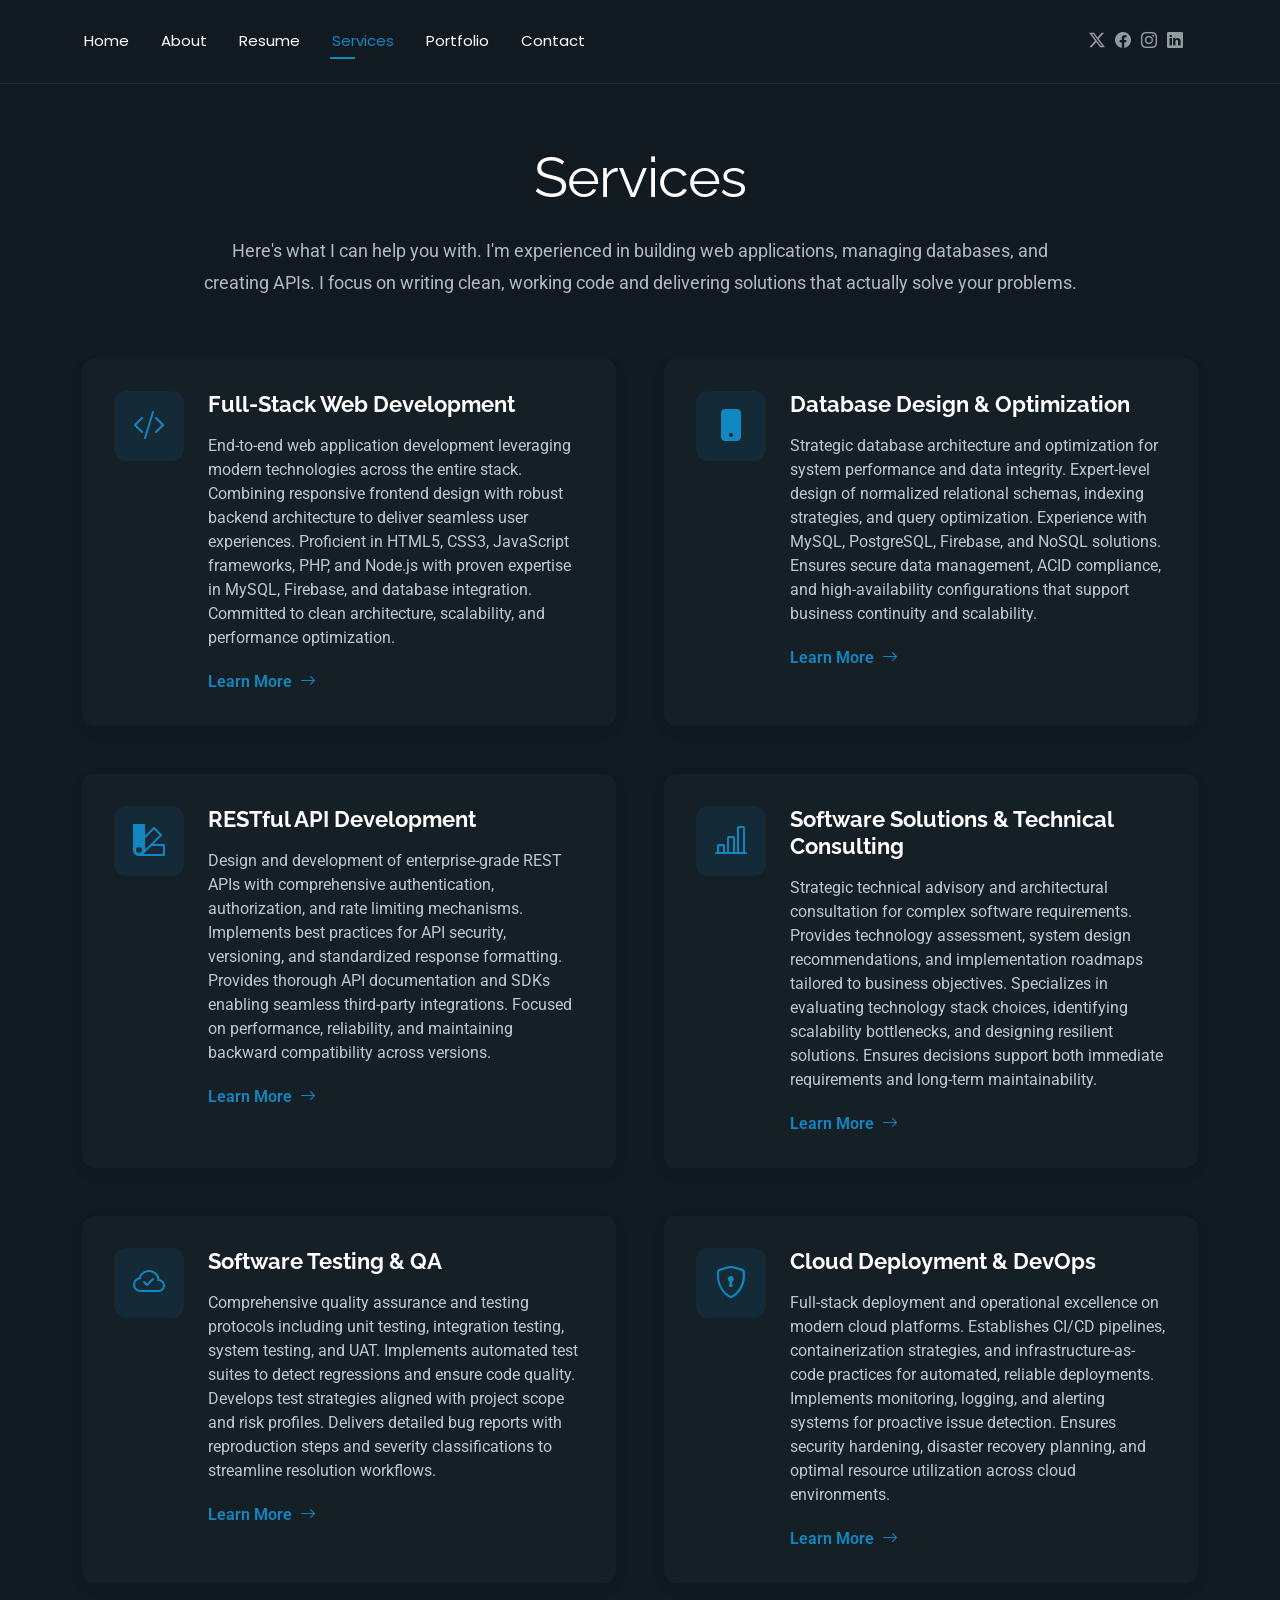
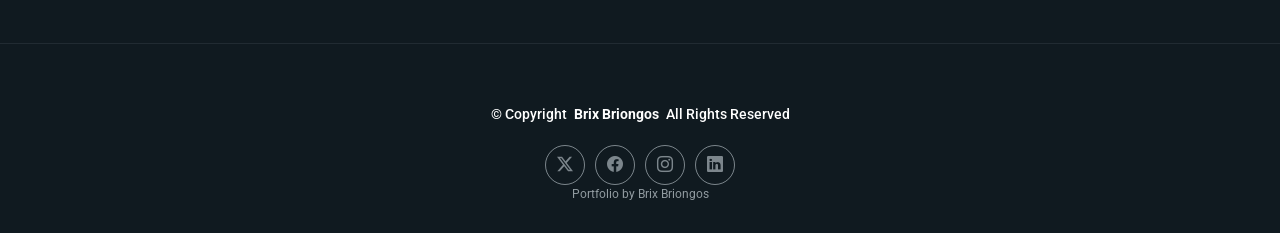
<file: services.html>
<!DOCTYPE html>
<html lang="en">

<head>
  <meta charset="utf-8">
  <meta content="width=device-width, initial-scale=1.0" name="viewport">
  <title>Services - Brix Briongos | Web Development</title>
  <meta name="description" content="Specialized services in full-stack web development, database design, RESTful APIs, and technical consulting.">
  <meta name="keywords" content="web development services, database design, API development">
  <meta name="author" content="Brix Briongos">

  <!-- Favicons -->
  <link href="assets/img/favicon.png" rel="icon">
  <link href="assets/img/apple-touch-icon.png" rel="apple-touch-icon">

  <!-- Fonts -->
  <link href="https://fonts.googleapis.com" rel="preconnect">
  <link href="https://fonts.gstatic.com" rel="preconnect" crossorigin>
  <link href="https://fonts.googleapis.com/css2?family=Roboto:ital,wght@0,100;0,300;0,400;0,500;0,700;0,900;1,100;1,300;1,400;1,500;1,700;1,900&family=Poppins:ital,wght@0,100;0,200;0,300;0,400;0,500;0,600;0,700;0,800;0,900;1,100;1,200;1,300;1,400;1,500;1,600;1,700;1,800;1,900&family=Raleway:ital,wght@0,100;0,200;0,300;0,400;0,500;0,600;0,700;0,800;0,900;1,100;1,200;1,300;1,400;1,500;1,600;1,700;1,800;1,900&display=swap" rel="stylesheet">

  <!-- Vendor CSS Files -->
  <link href="assets/vendor/bootstrap/css/bootstrap.min.css" rel="stylesheet">
  <link href="assets/vendor/bootstrap-icons/bootstrap-icons.css" rel="stylesheet">
  <link href="assets/vendor/aos/aos.css" rel="stylesheet">
  <link href="assets/vendor/swiper/swiper-bundle.min.css" rel="stylesheet">
  <link href="assets/vendor/glightbox/css/glightbox.min.css" rel="stylesheet">

  <!-- Main CSS File -->
  <link href="assets/css/main.css" rel="stylesheet">

  <!-- =======================================================
  * Template Name: FolioOne
  * Template URL: https://bootstrapmade.com/folioone-bootstrap-portfolio-website-template/
  * Updated: Aug 23 2025 with Bootstrap v5.3.7
  * Author: BootstrapMade.com
  * License: https://bootstrapmade.com/license/
  ======================================================== -->
</head>

<body class="services-page">

  <header id="header" class="header d-flex align-items-center light-background sticky-top">
    <div class="container position-relative d-flex align-items-center justify-content-between">

      <!-- <a href="index.html" class="logo d-flex align-items-center me-auto me-xl-0">
      <img src="assets/img/logo.webp" alt="">
      <h1 class="sitename">FolioOne</h1> 
    </a> -->

      <nav id="navmenu" class="navmenu">
        <ul>
          <li><a href="index.html">Home</a></li>
          <li><a href="about.html">About</a></li>
          <li><a href="resume.html">Resume</a></li>
          <li><a href="services.html" class="active">Services</a></li>
          <li><a href="portfolio.html">Portfolio</a></li>
          <li><a href="contact.html">Contact</a></li>
        </ul>
        <i class="mobile-nav-toggle d-xl-none bi bi-list"></i>
      </nav>

      <div class="header-social-links">
        <a href="#" class="twitter"><i class="bi bi-twitter-x"></i></a>
        <a href="#" class="facebook"><i class="bi bi-facebook"></i></a>
        <a href="#" class="instagram"><i class="bi bi-instagram"></i></a>
        <a href="#" class="linkedin"><i class="bi bi-linkedin"></i></a>
      </div>

    </div>
  </header>

  <main class="main">

    <!-- Services Section -->
    <section id="services" class="services section">

      <!-- Section Title -->
      <div class="container section-title" data-aos="fade-up">
        <h2>Services</h2>
        <p>Here's what I can help you with. I'm experienced in building web applications, managing databases, and creating APIs. I focus on writing clean, working code and delivering solutions that actually solve your problems.</p>
      </div><!-- End Section Title -->

      <div class="container" data-aos="fade-up" data-aos-delay="100">

        <div class="row justify-content-center g-5">

          <div class="col-md-6" data-aos="fade-right" data-aos-delay="100">
            <div class="service-item">
              <div class="service-icon">
                <i class="bi bi-code-slash"></i>
              </div>
              <div class="service-content">
                <h3>Full-Stack Web Development</h3>
                <p>End-to-end web application development leveraging modern technologies across the entire stack. Combining responsive frontend design with robust backend architecture to deliver seamless user experiences. Proficient in HTML5, CSS3, JavaScript frameworks, PHP, and Node.js with proven expertise in MySQL, Firebase, and database integration. Committed to clean architecture, scalability, and performance optimization.</p>
                <a href="service-details.html?service=fullstack" class="service-link">
                  <span>Learn More</span>
                  <i class="bi bi-arrow-right"></i>
                </a>
              </div>
            </div>
          </div><!-- End Service Item -->

          <div class="col-md-6" data-aos="fade-left" data-aos-delay="100">
            <div class="service-item">
              <div class="service-icon">
                <i class="bi bi-phone-fill"></i>
              </div>
              <div class="service-content">
                <h3>Database Design & Optimization</h3>
                <p>Strategic database architecture and optimization for system performance and data integrity. Expert-level design of normalized relational schemas, indexing strategies, and query optimization. Experience with MySQL, PostgreSQL, Firebase, and NoSQL solutions. Ensures secure data management, ACID compliance, and high-availability configurations that support business continuity and scalability.</p>
                <a href="service-details.html?service=database" class="service-link">
                  <span>Learn More</span>
                  <i class="bi bi-arrow-right"></i>
                </a>
              </div>
            </div>
          </div><!-- End Service Item -->

          <div class="col-md-6" data-aos="fade-right" data-aos-delay="200">
            <div class="service-item">
              <div class="service-icon">
                <i class="bi bi-palette2"></i>
              </div>
              <div class="service-content">
                <h3>RESTful API Development</h3>
                <p>Design and development of enterprise-grade REST APIs with comprehensive authentication, authorization, and rate limiting mechanisms. Implements best practices for API security, versioning, and standardized response formatting. Provides thorough API documentation and SDKs enabling seamless third-party integrations. Focused on performance, reliability, and maintaining backward compatibility across versions.</p>
                <a href="service-details.html?service=api" class="service-link">
                  <span>Learn More</span>
                  <i class="bi bi-arrow-right"></i>
                </a>
              </div>
            </div>
          </div><!-- End Service Item -->

          <div class="col-md-6" data-aos="fade-left" data-aos-delay="200">
            <div class="service-item">
              <div class="service-icon">
                <i class="bi bi-bar-chart-line"></i>
              </div>
              <div class="service-content">
                <h3>Software Solutions & Technical Consulting</h3>
                <p>Strategic technical advisory and architectural consultation for complex software requirements. Provides technology assessment, system design recommendations, and implementation roadmaps tailored to business objectives. Specializes in evaluating technology stack choices, identifying scalability bottlenecks, and designing resilient solutions. Ensures decisions support both immediate requirements and long-term maintainability.</p>
                <a href="service-details.html?service=consulting" class="service-link">
                  <span>Learn More</span>
                  <i class="bi bi-arrow-right"></i>
                </a>
              </div>
            </div>
          </div><!-- End Service Item -->

          <div class="col-md-6" data-aos="fade-right" data-aos-delay="300">
            <div class="service-item">
              <div class="service-icon">
                <i class="bi bi-cloud-check"></i>
              </div>
              <div class="service-content">
                <h3>Software Testing & QA</h3>
                <p>Comprehensive quality assurance and testing protocols including unit testing, integration testing, system testing, and UAT. Implements automated test suites to detect regressions and ensure code quality. Develops test strategies aligned with project scope and risk profiles. Delivers detailed bug reports with reproduction steps and severity classifications to streamline resolution workflows.</p>
                <a href="service-details.html?service=testing" class="service-link">
                  <span>Learn More</span>
                  <i class="bi bi-arrow-right"></i>
                </a>
              </div>
            </div>
          </div><!-- End Service Item -->

          <div class="col-md-6" data-aos="fade-left" data-aos-delay="300">
            <div class="service-item">
              <div class="service-icon">
                <i class="bi bi-shield-lock"></i>
              </div>
              <div class="service-content">
                <h3>Cloud Deployment & DevOps</h3>
                <p>Full-stack deployment and operational excellence on modern cloud platforms. Establishes CI/CD pipelines, containerization strategies, and infrastructure-as-code practices for automated, reliable deployments. Implements monitoring, logging, and alerting systems for proactive issue detection. Ensures security hardening, disaster recovery planning, and optimal resource utilization across cloud environments.</p>
                <a href="service-details.html?service=devops" class="service-link">
                  <span>Learn More</span>
                  <i class="bi bi-arrow-right"></i>
                </a>
              </div>
            </div>
          </div><!-- End Service Item -->

        </div>

      </div>

    </section><!-- /Services Section -->

  </main>

  <footer id="footer" class="footer">

    <div class="container">
      <div class="copyright text-center ">
        <p>© <span>Copyright</span> <strong class="px-1 sitename">Brix Briongos</strong> <span>All Rights Reserved<br></span></p>
      </div>
      <div class="social-links d-flex justify-content-center">
        <a href=""><i class="bi bi-twitter-x"></i></a>
        <a href=""><i class="bi bi-facebook"></i></a>
        <a href=""><i class="bi bi-instagram"></i></a>
        <a href=""><i class="bi bi-linkedin"></i></a>
      </div>
      <div class="credits">
        <!-- All the links in the footer should remain intact. -->
        <!-- You can delete the links only if you've purchased the pro version. -->
        <!-- Personal Portfolio 2026 -->
        Portfolio by Brix Briongos
      </div> 
    </div>

  </footer>

  <!-- Scroll Top -->
  <a href="#" id="scroll-top" class="scroll-top d-flex align-items-center justify-content-center"><i class="bi bi-arrow-up-short"></i></a>

  <!-- Preloader -->
  <div id="preloader"></div>

  <!-- Vendor JS Files -->
  <script src="assets/vendor/bootstrap/js/bootstrap.bundle.min.js"></script>
  <script src="assets/vendor/php-email-form/validate.js"></script>
  <script src="assets/vendor/aos/aos.js"></script>
  <script src="assets/vendor/typed.js/typed.umd.js"></script>
  <script src="assets/vendor/waypoints/noframework.waypoints.js"></script>
  <script src="assets/vendor/purecounter/purecounter_vanilla.js"></script>
  <script src="assets/vendor/swiper/swiper-bundle.min.js"></script>
  <script src="assets/vendor/imagesloaded/imagesloaded.pkgd.min.js"></script>
  <script src="assets/vendor/isotope-layout/isotope.pkgd.min.js"></script>
  <script src="assets/vendor/glightbox/js/glightbox.min.js"></script>

  <!-- Configuration File for Social Links & Settings -->
  <script src="assets/js/config.js"></script>

  <!-- Main JS File -->
  <script src="assets/js/main.js"></script>

</body>

</html>
</file>
<file: assets/css/main.css>
/**
* Template Name: FolioOne
* Template URL: https://bootstrapmade.com/folioone-bootstrap-portfolio-website-template/
* Updated: Aug 23 2025 with Bootstrap v5.3.7
* Author: BootstrapMade.com
* License: https://bootstrapmade.com/license/
*/

/*--------------------------------------------------------------
# Font & Color Variables
# Help: https://bootstrapmade.com/color-system/
--------------------------------------------------------------*/
/* Fonts */
:root {
  --default-font: "Roboto",  system-ui, -apple-system, "Segoe UI", Roboto, "Helvetica Neue", Arial, "Noto Sans", "Liberation Sans", sans-serif, "Apple Color Emoji", "Segoe UI Emoji", "Segoe UI Symbol", "Noto Color Emoji";
  --heading-font: "Raleway",  sans-serif;
  --nav-font: "Poppins",  sans-serif;
}

/* Global Colors - The following color variables are used throughout the website. Updating them here will change the color scheme of the entire website */
:root { 
  --background-color: #101a20; /* Background color for the entire website, including individual sections */
  --default-color: #e7f2f7; /* Default color used for the majority of the text content across the entire website */
  --heading-color: #ffffff; /* Color for headings, subheadings and title throughout the website */
  --accent-color: #1387c1; /* Accent color that represents your brand on the website. It's used for buttons, links, and other elements that need to stand out */
  --surface-color: #141f26; /* The surface color is used as a background of boxed elements within sections, such as cards, icon boxes, or other elements that require a visual separation from the global background. */
  --contrast-color: #ffffff; /* Contrast color for text, ensuring readability against backgrounds of accent, heading, or default colors. */
}

/* Nav Menu Colors - The following color variables are used specifically for the navigation menu. They are separate from the global colors to allow for more customization options */
:root {
  --nav-color: #ffffff;  /* The default color of the main navmenu links */
  --nav-hover-color: #1387c1; /* Applied to main navmenu links when they are hovered over or active */
  --nav-mobile-background-color: #213642; /* Used as the background color for mobile navigation menu */
  --nav-dropdown-background-color: #051117; /* Used as the background color for dropdown items that appear when hovering over primary navigation items */
  --nav-dropdown-color: #e7f2f7; /* Used for navigation links of the dropdown items in the navigation menu. */
  --nav-dropdown-hover-color: #1387c1; /* Similar to --nav-hover-color, this color is applied to dropdown navigation links when they are hovered over. */
}

/* Color Presets - These classes override global colors when applied to any section or element, providing reuse of the sam color scheme. */

.light-background {
  --background-color: #142027;
  --surface-color: #325264;
}

.dark-background {
  --background-color: #0b1419;
  --default-color: #ffffff;
  --heading-color: #ffffff;
  --surface-color: #252525;
  --contrast-color: #ffffff;
}

/* Smooth scroll */
:root {
  scroll-behavior: smooth;
}

/*--------------------------------------------------------------
# General Styling & Shared Classes
--------------------------------------------------------------*/
body {
  color: var(--default-color);
  background-color: var(--background-color);
  font-family: var(--default-font);
}

a {
  color: var(--accent-color);
  text-decoration: none;
  transition: 0.3s;
}

a:hover {
  color: color-mix(in srgb, var(--accent-color), transparent 25%);
  text-decoration: none;
}

h1,
h2,
h3,
h4,
h5,
h6 {
  color: var(--heading-color);
  font-family: var(--heading-font);
}

/* PHP Email Form Messages
------------------------------*/
.php-email-form .error-message {
  display: none;
  background: #df1529;
  color: #ffffff;
  text-align: left;
  padding: 15px;
  margin-bottom: 24px;
  font-weight: 600;
  border-radius: 4px;
  animation: slideDown 0.3s ease-out;
}

.php-email-form .error-message.alert {
  background-color: #f8d7da;
  border: 1px solid #f5c6cb;
  color: #721c24;
}

.php-email-form .sent-message {
  display: none;
  color: #ffffff;
  background: #059652;
  text-align: center;
  padding: 15px;
  margin-bottom: 24px;
  font-weight: 600;
  border-radius: 4px;
  animation: slideDown 0.3s ease-out;
}

.php-email-form .sent-message.alert {
  background-color: #d4edda;
  border: 1px solid #c3e6cb;
  color: #155724;
}

.php-email-form .loading {
  display: none;
  background: var(--surface-color);
  text-align: center;
  padding: 15px;
  margin-bottom: 24px;
}

.php-email-form .loading:before {
  content: "";
  display: inline-block;
  border-radius: 50%;
  width: 24px;
  height: 24px;
  margin: 0 10px -6px 0;
  border: 3px solid var(--accent-color);
  border-top-color: var(--surface-color);
  animation: php-email-form-loading 1s linear infinite;
}

@keyframes php-email-form-loading {
  0% {
    transform: rotate(0deg);
  }

  100% {
    transform: rotate(360deg);
  }
}

@keyframes slideDown {
  from {
    opacity: 0;
    transform: translateY(-20px);
  }
  to {
    opacity: 1;
    transform: translateY(0);
  }
}

/*--------------------------------------------------------------
# Global Header
--------------------------------------------------------------*/
.header {
  --background-color: rgba(255, 255, 255, 0);
  color: var(--default-color);
  background-color: var(--background-color);
  padding: 15px 0;
  transition: all 0.5s;
  z-index: 997;
  border-bottom: 1px solid color-mix(in srgb, var(--default-color), transparent 92%);
}

.header .logo {
  line-height: 1;
}

.header .logo img {
  max-height: 36px;
  margin-right: 8px;
}

.header .logo h1 {
  font-size: 32px;
  margin: 0;
  font-weight: 400;
  color: var(--heading-color);
}

.header .header-social-links {
  padding-right: 15px;
}

.header .header-social-links a {
  color: color-mix(in srgb, var(--default-color), transparent 40%);
  padding-left: 6px;
  display: inline-block;
  transition: 0.3s;
  font-size: 16px;
}

.header .header-social-links a:hover {
  color: var(--default-color);
}

.header .header-social-links a i {
  line-height: 0px;
}

@media (max-width: 1200px) {
  .header .logo {
    order: 1;
  }

  .header .header-social-links {
    order: 2;
  }

  .header .navmenu {
    order: 3;
  }
}

/* Global Header on Scroll
------------------------------*/
.scrolled .header {
  --background-color: rgba(16, 26, 32, 0.9);
}

/*--------------------------------------------------------------
# Navigation Menu
--------------------------------------------------------------*/
/* Desktop Navigation */
@media (min-width: 1200px) {
  .navmenu {
    padding: 0;
  }

  .navmenu ul {
    margin: 0;
    padding: 0;
    display: flex;
    list-style: none;
    align-items: center;
  }

  .navmenu li {
    position: relative;
  }

  .navmenu>ul>li {
    white-space: nowrap;
    padding: 15px 28px 15px 0;
  }

  .navmenu>ul>li:last-child {
    padding-right: 0;
  }

  .navmenu a,
  .navmenu a:focus {
    color: var(--nav-color);
    font-size: 15px;
    padding: 0 2px;
    font-family: var(--nav-font);
    font-weight: 400;
    display: flex;
    align-items: center;
    justify-content: space-between;
    white-space: nowrap;
    transition: 0.3s;
    position: relative;
  }

  .navmenu a i,
  .navmenu a:focus i {
    font-size: 12px;
    line-height: 0;
    margin-left: 5px;
    transition: 0.3s;
  }

  .navmenu>ul>li>a:before {
    content: "";
    position: absolute;
    height: 2px;
    bottom: -6px;
    left: 0;
    background-color: var(--nav-hover-color);
    visibility: hidden;
    width: 0px;
    transition: all 0.3s ease-in-out 0s;
  }

  .navmenu a:hover:before,
  .navmenu li:hover>a:before,
  .navmenu .active:before {
    visibility: visible;
    width: 25px;
  }

  .navmenu li:hover>a,
  .navmenu .active,
  .navmenu .active:focus {
    color: var(--nav-hover-color);
  }

  .navmenu .dropdown ul {
    margin: 0;
    padding: 10px 0;
    background: var(--nav-dropdown-background-color);
    display: block;
    position: absolute;
    visibility: hidden;
    left: -5px;
    top: 130%;
    opacity: 0;
    transition: 0.3s;
    border-radius: 4px;
    z-index: 99;
    box-shadow: 0px 0px 30px rgba(0, 0, 0, 0.1);
  }

  .navmenu .dropdown ul li {
    min-width: 200px;
  }

  .navmenu .dropdown ul a {
    padding: 10px 20px;
    font-size: 15px;
    text-transform: none;
    color: var(--nav-dropdown-color);
  }

  .navmenu .dropdown ul a i {
    font-size: 12px;
  }

  .navmenu .dropdown ul a:hover,
  .navmenu .dropdown ul .active:hover,
  .navmenu .dropdown ul li:hover>a {
    color: var(--nav-dropdown-hover-color);
  }

  .navmenu .dropdown:hover>ul {
    opacity: 1;
    top: 100%;
    visibility: visible;
  }

  .navmenu .dropdown .dropdown ul {
    top: 0;
    left: -90%;
    visibility: hidden;
  }

  .navmenu .dropdown .dropdown:hover>ul {
    opacity: 1;
    top: 0;
    left: -100%;
    visibility: visible;
  }
}

/* Mobile Navigation */
@media (max-width: 1199px) {
  .mobile-nav-toggle {
    color: var(--nav-color);
    font-size: 28px;
    line-height: 0;
    margin-right: 10px;
    cursor: pointer;
    transition: color 0.3s;
  }

  .navmenu {
    padding: 0;
    z-index: 9997;
  }

  .navmenu ul {
    display: none;
    list-style: none;
    position: absolute;
    inset: 60px 20px 20px 20px;
    padding: 10px 0;
    margin: 0;
    border-radius: 6px;
    background-color: var(--nav-mobile-background-color);
    border: 1px solid color-mix(in srgb, var(--default-color), transparent 90%);
    box-shadow: none;
    overflow-y: auto;
    transition: 0.3s;
    z-index: 9998;
  }

  .navmenu a,
  .navmenu a:focus {
    color: var(--nav-dropdown-color);
    padding: 10px 20px;
    font-family: var(--nav-font);
    font-size: 17px;
    font-weight: 500;
    display: flex;
    align-items: center;
    justify-content: space-between;
    white-space: nowrap;
    transition: 0.3s;
  }

  .navmenu a i,
  .navmenu a:focus i {
    font-size: 12px;
    line-height: 0;
    margin-left: 5px;
    width: 30px;
    height: 30px;
    display: flex;
    align-items: center;
    justify-content: center;
    border-radius: 50%;
    transition: 0.3s;
    background-color: color-mix(in srgb, var(--accent-color), transparent 90%);
  }

  .navmenu a i:hover,
  .navmenu a:focus i:hover {
    background-color: var(--accent-color);
    color: var(--contrast-color);
  }

  .navmenu a:hover,
  .navmenu .active,
  .navmenu .active:focus {
    color: var(--nav-dropdown-hover-color);
  }

  .navmenu .active i,
  .navmenu .active:focus i {
    background-color: var(--accent-color);
    color: var(--contrast-color);
    transform: rotate(180deg);
  }

  .navmenu .dropdown ul {
    position: static;
    display: none;
    z-index: 99;
    padding: 10px 0;
    margin: 10px 20px;
    background-color: var(--nav-dropdown-background-color);
    transition: all 0.5s ease-in-out;
  }

  .navmenu .dropdown ul ul {
    background-color: rgba(33, 37, 41, 0.1);
  }

  .navmenu .dropdown>.dropdown-active {
    display: block;
    background-color: rgba(33, 37, 41, 0.03);
  }

  .mobile-nav-active {
    overflow: hidden;
  }

  .mobile-nav-active .mobile-nav-toggle {
    color: #fff;
    position: absolute;
    font-size: 32px;
    top: 15px;
    right: 15px;
    margin-right: 0;
    z-index: 9999;
  }

  .mobile-nav-active .navmenu {
    position: fixed;
    overflow: hidden;
    inset: 0;
    background: rgba(33, 37, 41, 0.8);
    transition: 0.3s;
  }

  .mobile-nav-active .navmenu>ul {
    display: block;
  }
}

/*--------------------------------------------------------------
# Global Footer
--------------------------------------------------------------*/
.footer {
  color: var(--default-color);
  background-color: var(--background-color);
  font-size: 14px;
  padding: 60px 0 30px 0;
  position: relative;
  border-top: 1px solid color-mix(in srgb, var(--default-color), transparent 92%);
}

.footer .footer-content {
  margin-bottom: 2rem;
}

.footer .footer-links h4,
.footer .footer-about h4 {
  font-size: 1.1rem;
  font-weight: 600;
  margin-bottom: 1.5rem;
  color: var(--heading-color);
}

.footer .footer-links ul {
  list-style: none;
  padding: 0;
  margin: 0;
}

.footer .footer-links ul li {
  margin-bottom: 0.8rem;
}

.footer .footer-links ul li a {
  color: color-mix(in srgb, var(--default-color), transparent 20%);
  transition: all 0.3s ease;
  display: inline-flex;
  align-items: center;
  gap: 0.5rem;
}

.footer .footer-links ul li a:hover {
  color: var(--accent-color);
  transform: translateX(3px);
}

.footer .footer-about p {
  color: color-mix(in srgb, var(--default-color), transparent 25%);
  line-height: 1.6;
  font-size: 0.95rem;
  margin-bottom: 0;
}

.footer .footer-social-links a {
  display: inline-flex;
  align-items: center;
  justify-content: center;
  width: 40px;
  height: 40px;
  border-radius: 50%;
  background: color-mix(in srgb, var(--surface-color), transparent 40%);
  font-size: 16px;
  color: var(--default-color);
  transition: all 0.3s ease;
}

.footer .footer-social-links a:hover {
  background: var(--accent-color);
  color: var(--contrast-color);
  transform: translateY(-3px);
}

.footer .copyright p {
  margin-bottom: 0;
  color: var(--heading-color);
  font-weight: 500;
}

.footer .credits {
  font-size: 12px;
  text-align: center;
  color: color-mix(in srgb, var(--default-color), transparent 40%);
}

.footer .footer-bottom {
  text-align: center;
}

.footer .social-links {
  margin-top: 20px;
}

.footer .social-links a {
  display: flex;
  align-items: center;
  justify-content: center;
  width: 40px;
  height: 40px;
  border-radius: 50%;
  border: 1px solid color-mix(in srgb, var(--default-color), transparent 50%);
  font-size: 16px;
  color: color-mix(in srgb, var(--default-color), transparent 50%);
  margin: 0 5px;
  transition: 0.3s;
}

.footer .social-links a:hover {
  color: var(--accent-color);
  border-color: var(--accent-color);
}

@media (max-width: 768px) {
  .footer {
    padding: 40px 0 20px 0;
  }

  .footer .footer-links h4,
  .footer .footer-about h4 {
    margin-bottom: 1rem;
  }

  .footer .footer-links,
  .footer .footer-about {
    margin-bottom: 2rem;
  }

  .footer .footer-links ul li {
    margin-bottom: 0.6rem;
  }

  .footer .footer-links ul li a {
    font-size: 0.9rem;
  }
}

/*--------------------------------------------------------------
# Preloader
--------------------------------------------------------------*/
#preloader {
  position: fixed;
  inset: 0;
  z-index: 9999;
  overflow: hidden;
  background-color: var(--background-color);
  transition: all 0.6s ease-out;
  width: 100%;
  height: 100vh;
}

#preloader:before,
#preloader:after {
  content: "";
  position: absolute;
  border: 4px solid var(--accent-color);
  border-radius: 50%;
  animation: animate-preloader 2s cubic-bezier(0, 0.2, 0.8, 1) infinite;
}

#preloader:after {
  animation-delay: -0.5s;
}

@keyframes animate-preloader {
  0% {
    width: 10px;
    height: 10px;
    top: calc(50% - 5px);
    left: calc(50% - 5px);
    opacity: 1;
  }

  100% {
    width: 72px;
    height: 72px;
    top: calc(50% - 36px);
    left: calc(50% - 36px);
    opacity: 0;
  }
}

/*--------------------------------------------------------------
# Scroll Top Button
--------------------------------------------------------------*/
.scroll-top {
  position: fixed;
  visibility: hidden;
  opacity: 0;
  right: 15px;
  bottom: -15px;
  z-index: 99999;
  background-color: var(--accent-color);
  width: 44px;
  height: 44px;
  border-radius: 50px;
  transition: all 0.4s;
}

.scroll-top i {
  font-size: 24px;
  color: var(--contrast-color);
  line-height: 0;
}

.scroll-top:hover {
  background-color: color-mix(in srgb, var(--accent-color), transparent 20%);
  color: var(--contrast-color);
}

.scroll-top.active {
  visibility: visible;
  opacity: 1;
  bottom: 15px;
}

/*--------------------------------------------------------------
# Disable aos animation delay on mobile devices
--------------------------------------------------------------*/
@media screen and (max-width: 768px) {
  [data-aos-delay] {
    transition-delay: 0 !important;
  }
}

/*--------------------------------------------------------------
# Global Page Titles & Breadcrumbs
--------------------------------------------------------------*/
.page-title {
  color: var(--default-color);
  background-color: var(--background-color);
  position: relative;
}

.page-title .heading {
  padding: 80px 0;
  border-top: 1px solid color-mix(in srgb, var(--default-color), transparent 90%);
}

.page-title .heading h1 {
  font-size: 38px;
  font-weight: 700;
}

.page-title nav {
  background-color: color-mix(in srgb, var(--default-color), transparent 96%);
  padding: 20px 0;
}

.page-title nav ol {
  display: flex;
  flex-wrap: wrap;
  list-style: none;
  padding: 0;
  margin: 0;
  font-size: 16px;
  font-weight: 400;
}

.page-title nav ol li+li {
  padding-left: 10px;
}

.page-title nav ol li+li::before {
  content: "/";
  display: inline-block;
  padding-right: 10px;
  color: color-mix(in srgb, var(--default-color), transparent 70%);
}

/*--------------------------------------------------------------
# Global Sections
--------------------------------------------------------------*/
section,
.section {
  color: var(--default-color);
  background-color: var(--background-color);
  padding: 60px 0;
  scroll-margin-top: 100px;
  overflow: clip;
}

@media (max-width: 1199px) {

  section,
  .section {
    scroll-margin-top: 66px;
  }
}

/*--------------------------------------------------------------
# Global Section Titles
--------------------------------------------------------------*/
.section-title {
  text-align: center;
  padding-bottom: 60px;
  position: relative;
}

.section-title h2 {
  font-size: 3.5rem;
  font-weight: 400;
  line-height: 1.2;
  color: var(--heading-color);
  margin-bottom: 1.5rem;
  letter-spacing: -1px;
}

@media (max-width: 768px) {
  .section-title h2 {
    font-size: 2.5rem;
  }
}

.section-title p {
  font-size: 1.125rem;
  line-height: 1.8;
  color: color-mix(in srgb, var(--default-color), transparent 25%);
  max-width: 900px;
  margin: 0 auto;
  text-wrap: balance;
}

/*--------------------------------------------------------------
# Hero Section
--------------------------------------------------------------*/
.hero {
  padding: 80px 0;
  min-height: 100vh;
  display: flex;
  align-items: center;
}

.hero .hero-content h1 {
  font-size: 3.5rem;
  font-weight: 700;
  margin-bottom: 1rem;
  line-height: 1.2;
}

.hero .hero-content h1 .highlight {
  color: var(--accent-color);
  position: relative;
}

.hero .hero-content h1 .highlight::after {
  content: "";
  position: absolute;
  bottom: 0;
  left: 0;
  width: 100%;
  height: 3px;
  background: linear-gradient(90deg, var(--accent-color), color-mix(in srgb, var(--accent-color), transparent 50%));
  border-radius: 2px;
}

@media (max-width: 768px) {
  .hero .hero-content h1 {
    font-size: 2.5rem;
  }
}

.hero .hero-content h2 {
  font-size: 1.5rem;
  font-weight: 400;
  margin-bottom: 2rem;
  color: color-mix(in srgb, var(--default-color), transparent 20%);
}

.hero .hero-content h2 .typed {
  color: var(--accent-color);
  font-weight: 600;
}

@media (max-width: 768px) {
  .hero .hero-content h2 {
    font-size: 1.25rem;
  }
}

.hero .hero-content p {
  font-size: 1.1rem;
  line-height: 1.6;
  margin-bottom: 2.5rem;
  color: color-mix(in srgb, var(--default-color), transparent 30%);
}

.hero .hero-actions {
  display: flex;
  gap: 1rem;
  margin-bottom: 3rem;
}

.hero .hero-actions .btn {
  padding: 12px 30px;
  border-radius: 50px;
  font-weight: 600;
  text-decoration: none;
  transition: all 0.3s ease;
  border: 2px solid;
}

.hero .hero-actions .btn.btn-primary {
  background: var(--accent-color);
  color: var(--contrast-color);
  border-color: var(--accent-color);
}

.hero .hero-actions .btn.btn-primary:hover {
  background: color-mix(in srgb, var(--accent-color), black 15%);
  border-color: color-mix(in srgb, var(--accent-color), black 15%);
  transform: translateY(-2px);
}

.hero .hero-actions .btn.btn-outline {
  background: transparent;
  color: var(--accent-color);
  border-color: var(--accent-color);
}

.hero .hero-actions .btn.btn-outline:hover {
  transform: translateY(-2px);
}

@media (max-width: 576px) {
  .hero .hero-actions {
    flex-direction: column;
  }

  .hero .hero-actions .btn {
    text-align: center;
  }
}

.hero .social-links {
  display: flex;
  gap: 1rem;
}

.hero .social-links a {
  width: 45px;
  height: 45px;
  background: var(--surface-color);
  border-radius: 50%;
  display: flex;
  align-items: center;
  justify-content: center;
  color: var(--default-color);
  font-size: 1.2rem;
  transition: all 0.3s ease;
}

.hero .social-links a:hover {
  background: var(--accent-color);
  color: var(--contrast-color);
  transform: translateY(-3px);
  box-shadow: 0 8px 25px color-mix(in srgb, var(--accent-color), transparent 70%);
}

.hero .hero-image {
  position: relative;
}

.hero .hero-image .image-wrapper {
  position: relative;
  max-width: 450px;
  margin: 0 auto;
}

.hero .hero-image .image-wrapper img {
  border-radius: 20px;
  box-shadow: 0 5px 15px color-mix(in srgb, var(--default-color), transparent 95%);
  transition: transform 0.3s ease;
}

.hero .hero-image .image-wrapper img:hover {
  transform: scale(1.02);
}

.hero .hero-image .floating-elements {
  position: absolute;
  top: 0;
  left: 0;
  right: 0;
  bottom: 0;
  pointer-events: none;
}

.hero .hero-image .floating-elements .floating-card {
  position: absolute;
  background: var(--surface-color);
  padding: 15px 20px;
  border-radius: 15px;
  box-shadow: 0 10px 30px color-mix(in srgb, var(--default-color), transparent 90%);
  display: flex;
  align-items: center;
  gap: 10px;
  font-weight: 600;
  animation: float 3s ease-in-out infinite;
}

.hero .hero-image .floating-elements .floating-card i {
  font-size: 1.5rem;
  color: var(--accent-color);
}

.hero .hero-image .floating-elements .floating-card.design {
  top: 10%;
  right: -10%;
  animation-delay: 0s;
}

.hero .hero-image .floating-elements .floating-card.code {
  bottom: 30%;
  left: -15%;
  animation-delay: 1s;
}

.hero .hero-image .floating-elements .floating-card.creativity {
  top: 60%;
  right: -5%;
  animation-delay: 2s;
}

@media (max-width: 992px) {
  .hero .hero-image .floating-elements .floating-card {
    display: none;
  }
}

@keyframes float {

  0%,
  100% {
    transform: translateY(0px);
  }

  50% {
    transform: translateY(-10px);
  }
}

@media (max-width: 992px) {
  .hero .hero-content {
    text-align: center;
    margin-bottom: 3rem;
  }
}

/*--------------------------------------------------------------
# About Section
--------------------------------------------------------------*/
.about .intro-content .eyebrow {
  display: inline-block;
  letter-spacing: 0.12em;
  text-transform: uppercase;
  font-size: 12px;
  color: color-mix(in srgb, var(--default-color), transparent 40%);
  margin-bottom: 16px;
}

.about .intro-content .headline {
  font-family: var(--heading-font);
  font-weight: 300;
  line-height: 1.2;
  font-size: clamp(28px, 4vw, 44px);
  margin: 0 0 24px 0;
}

.about .intro-content .lead {
  font-size: 18px;
  line-height: 1.8;
  color: color-mix(in srgb, var(--default-color), transparent 10%);
  margin-bottom: 24px;
}

.about .intro-content p {
  line-height: 1.8;
  margin-bottom: 24px;
  color: color-mix(in srgb, var(--default-color), transparent 5%);
}

.about .intro-content .cta-group {
  display: flex;
  gap: 24px;
  align-items: center;
  margin-top: 24px;
}

.about .intro-content .cta-group .btn-ghost {
  display: inline-flex;
  align-items: center;
  gap: 8px;
  padding: 12px 18px;
  border-radius: 6px;
  color: var(--accent-color);
  background: color-mix(in srgb, var(--accent-color), transparent 92%);
  border: 1px solid color-mix(in srgb, var(--accent-color), transparent 70%);
  transition: 0.3s ease-in-out;
}

.about .intro-content .cta-group .btn-ghost:hover,
.about .intro-content .cta-group .btn-ghost:focus {
  color: var(--contrast-color);
  background: var(--accent-color);
  border-color: var(--accent-color);
  outline: none;
  box-shadow: 0 0 0 3px color-mix(in srgb, var(--accent-color), transparent 70%);
}

.about .intro-content .cta-group .link-underline {
  display: inline-flex;
  align-items: center;
  gap: 8px;
  position: relative;
  color: var(--accent-color);
  padding-bottom: 4px;
  transition: 0.3s ease-in-out;
}

.about .intro-content .cta-group .link-underline::after {
  content: "";
  position: absolute;
  left: 0;
  right: 0;
  bottom: 0;
  height: 1px;
  background: color-mix(in srgb, var(--accent-color), transparent 40%);
  transform: scaleX(0.4);
  transform-origin: left;
  transition: 0.3s ease-in-out;
}

.about .intro-content .cta-group .link-underline:hover,
.about .intro-content .cta-group .link-underline:focus {
  color: color-mix(in srgb, var(--accent-color), transparent 10%);
  outline: none;
}

.about .intro-content .cta-group .link-underline:hover::after,
.about .intro-content .cta-group .link-underline:focus::after {
  transform: scaleX(1);
}

.about .profile-figure {
  margin: 0;
}

.about .profile-figure .profile-photo {
  width: 88%;
  max-width: 440px;
  border-radius: 18px;
  box-shadow: 0 10px 30px color-mix(in srgb, var(--default-color), transparent 92%);
  transform: translateY(0);
  transition: transform 0.3s ease-in-out;
}

.about .profile-figure .profile-caption {
  margin-top: 24px;
  display: flex;
  align-items: center;
  justify-content: center;
}

.about .profile-figure .profile-caption .meta {
  font-size: 14px;
  color: color-mix(in srgb, var(--default-color), transparent 20%);
}

.about .profile-figure .profile-caption .meta .funfact {
  font-size: 13px;
  margin-top: 4px;
  color: color-mix(in srgb, var(--default-color), transparent 35%);
}

.about .profile-figure:hover .profile-photo {
  transform: translateY(-4px);
}

.about .skill-item {
  padding: 24px;
  border-radius: 6px;
  transition: 0.3s ease-in-out;
  background: color-mix(in srgb, var(--surface-color), var(--accent-color) 2%);
  border: 1px solid color-mix(in srgb, var(--default-color), transparent 88%);
  height: 100%;
}

.about .skill-item i {
  font-size: 24px;
  color: var(--accent-color);
  margin-bottom: 16px;
  display: inline-block;
}

.about .skill-item h3 {
  font-size: 16px;
  margin-bottom: 6px;
  font-weight: 500;
}

.about .skill-item p {
  margin: 0;
  font-size: 14px;
  color: color-mix(in srgb, var(--default-color), transparent 25%);
}

.about .skill-item:hover {
  transform: translateY(-3px);
  border-color: color-mix(in srgb, var(--accent-color), transparent 60%);
  box-shadow: 0 10px 30px color-mix(in srgb, var(--default-color), transparent 92%);
}

.about .timeline-item {
  position: relative;
  padding-left: 26px;
}

.about .timeline-item time {
  display: inline-block;
  font-size: 12px;
  letter-spacing: 0.08em;
  text-transform: uppercase;
  color: color-mix(in srgb, var(--default-color), transparent 45%);
  margin-bottom: 6px;
}

.about .timeline-item h4 {
  font-size: 18px;
  font-weight: 400;
  margin: 0 0 6px;
}

.about .timeline-item p {
  font-size: 14px;
  color: color-mix(in srgb, var(--default-color), transparent 25%);
  margin: 0;
}

.about .timeline-item .dot {
  position: absolute;
  left: 0;
  top: 4px;
  width: 10px;
  height: 10px;
  border-radius: 50%;
  background: var(--accent-color);
  box-shadow: 0 0 0 6px color-mix(in srgb, var(--accent-color), transparent 80%);
}

.about .personal-quote {
  padding: 24px 0;
}

.about .personal-quote p {
  font-family: var(--heading-font);
  font-weight: 300;
  font-size: clamp(20px, 3vw, 28px);
  line-height: 1.5;
  color: color-mix(in srgb, var(--default-color), transparent 5%);
  margin: 0 auto;
  max-width: 800px;
}

.about .fact-pill {
  display: flex;
  align-items: center;
  justify-content: center;
  gap: 10px;
  padding: 10px 14px;
  border-radius: 999px;
  border: 1px solid color-mix(in srgb, var(--default-color), transparent 85%);
  background: var(--surface-color);
  color: color-mix(in srgb, var(--default-color), transparent 10%);
  transition: 0.3s ease-in-out;
}

.about .fact-pill i {
  color: var(--accent-color);
}

.about .fact-pill span {
  font-size: 14px;
}

.about .fact-pill:hover {
  transform: translateY(-2px);
  border-color: color-mix(in srgb, var(--accent-color), transparent 60%);
  box-shadow: 0 10px 30px color-mix(in srgb, var(--default-color), transparent 92%);
}

.about .fact-pill:focus-within {
  box-shadow: 0 0 0 3px color-mix(in srgb, var(--accent-color), transparent 70%);
}

@media (max-width: 992px) {
  .about .profile-figure {
    text-align: center !important;
  }

  .about .profile-figure .profile-photo {
    width: 72%;
  }

  .about .intro-content .cta-group {
    flex-wrap: wrap;
  }
}

@media (max-width: 576px) {
  .about .profile-figure .profile-photo {
    width: 100%;
  }
}

/*--------------------------------------------------------------
# Skills Section
--------------------------------------------------------------*/
.skills .skill-box {
  background-color: var(--surface-color);
  padding: 2rem;
  border-radius: 8px;
  box-shadow: 0 0 20px rgba(0, 0, 0, 0.05);
}

.skills .skill-box h3 {
  font-size: 1.2rem;
  margin-bottom: 1rem;
  font-weight: 600;
}

.skills .skill-box p {
  font-size: 0.9rem;
  margin-bottom: 0.8rem;
  opacity: 0.6;
}

.skills .skill-box .progress {
  background-color: color-mix(in srgb, var(--accent-color), transparent 85%);
  border-radius: 50px;
  height: 8px;
  margin-top: 5px;
  overflow: hidden;
}

.skills .skill-box .progress .progress-bar {
  background-color: var(--accent-color);
  height: 100%;
  position: relative;
  border-radius: 50px;
  transition: 0.9s;
  width: 0%;
}

.skills .skill-box .progress .progress-bar.animated {
  animation: animateProgressBar 1.2s ease-out forwards;
}

@keyframes animateProgressBar {
  from {
    width: 0%;
    opacity: 0.5;
  }
  to {
    width: var(--progress-value, 85%);
    opacity: 1;
  }
}

/*--------------------------------------------------------------
# Stats Section
--------------------------------------------------------------*/
.stats .avatars {
  position: relative;
}

.stats .avatars img {
  width: 60px;
  height: 60px;
  border: 3px solid var(--accent-color);
  margin-right: -15px;
  transition: transform 0.3s ease;
}

.stats .avatars img:hover {
  transform: translateY(-5px);
  z-index: 2;
}

.stats .counters h2 {
  color: var(--heading-color);
  font-size: 48px;
  font-weight: 700;
  margin-bottom: 10px;
}

.stats .counters h2 span {
  display: inline-block;
}

.stats .counters p {
  color: var(--default-color);
  font-size: 18px;
  margin: 0;
  opacity: 0.9;
}

@media (max-width: 991px) {
  .stats .row {
    text-align: center;
  }

  .stats .avatars {
    justify-content: center;
    margin-bottom: 40px;
  }

  .stats .counters h2 {
    font-size: 36px;
  }

  .stats .counters p {
    font-size: 16px;
  }

  .stats .counters .col-md-4 {
    margin-bottom: 30px;
  }

  .stats .counters .col-md-4:last-child {
    margin-bottom: 0;
  }
}

@media (max-width: 576px) {
  .stats {
    padding: 60px 0;
  }

  .stats .avatars {
    flex-wrap: wrap;
    justify-content: center;
  }

  .stats .avatars img {
    margin: 0 -8px;
  }
}

/*--------------------------------------------------------------
# Testimonials Section
--------------------------------------------------------------*/
.testimonials .testimonials-carousel,
.testimonials .testimonials-slider {
  overflow: hidden;
}

.testimonials .testimonial-item .testimonial-content {
  border-left: 3px solid var(--accent-color);
  padding-left: 30px;
}

.testimonials .testimonial-item .testimonial-img {
  border-radius: 50%;
  border: 4px solid var(--background-color);
  margin: 0 auto;
}

.testimonials .testimonial-item h3 {
  font-size: 20px;
  font-weight: bold;
  margin: 10px 0 5px 0;
}

.testimonials .testimonial-item h4 {
  font-size: 14px;
  color: color-mix(in srgb, var(--default-color), transparent 40%);
  margin: 0 0 10px 0;
}

.testimonials .testimonial-item .stars i {
  color: #ffc107;
  margin: 0 1px;
}

.testimonials .testimonial-item .quote-icon-left,
.testimonials .testimonial-item .quote-icon-right {
  color: color-mix(in srgb, var(--accent-color), transparent 50%);
  font-size: 26px;
  line-height: 0;
}

.testimonials .testimonial-item .quote-icon-left {
  display: inline-block;
  left: -5px;
  position: relative;
}

.testimonials .testimonial-item .quote-icon-right {
  display: inline-block;
  right: -5px;
  position: relative;
  top: 10px;
  transform: scale(-1, -1);
}

.testimonials .testimonial-item p {
  font-style: italic;
}

.testimonials .swiper-wrapper {
  height: auto;
}

.testimonials .swiper-pagination {
  margin-top: 30px;
  position: relative;
}

.testimonials .swiper-pagination .swiper-pagination-bullet {
  width: 12px;
  height: 12px;
  background-color: color-mix(in srgb, var(--default-color), transparent 85%);
  opacity: 1;
}

.testimonials .swiper-pagination .swiper-pagination-bullet-active {
  background-color: var(--accent-color);
}

/* Testimonial Cards Grid (for About page) */
.testimonial-card {
  background: var(--surface-color);
  border-radius: 12px;
  padding: 2rem;
  box-shadow: 0 5px 20px rgba(0, 0, 0, 0.03);
  transition: all 0.3s ease;
  border: 1px solid color-mix(in srgb, var(--default-color), transparent 93%);
  height: 100%;
}

.testimonial-card:hover {
  transform: translateY(-8px);
  box-shadow: 0 10px 30px rgba(0, 0, 0, 0.08);
  border-color: color-mix(in srgb, var(--accent-color), transparent 80%);
}

.testimonial-card .testimonial-header {
  display: flex;
  align-items: center;
  gap: 1rem;
  margin-bottom: 1.5rem;
}

.testimonial-card .testimonial-avatar {
  width: 60px;
  height: 60px;
  border-radius: 50%;
  background: linear-gradient(135deg, var(--accent-color), color-mix(in srgb, var(--accent-color), blue 20%));
  display: flex;
  align-items: center;
  justify-content: center;
  flex-shrink: 0;
}

.testimonial-card .testimonial-avatar i {
  color: var(--contrast-color);
  font-size: 2rem;
}

.testimonial-card .testimonial-info h4 {
  font-size: 1.1rem;
  font-weight: 600;
  margin: 0 0 0.25rem 0;
  color: var(--heading-color);
}

.testimonial-card .testimonial-info span {
  display: block;
  font-size: 0.9rem;
  color: color-mix(in srgb, var(--default-color), transparent 40%);
  font-weight: 500;
}

.testimonial-card .testimonial-body {
  display: flex;
  flex-direction: column;
}

.testimonial-card .testimonial-body p {
  font-size: 0.95rem;
  line-height: 1.7;
  color: color-mix(in srgb, var(--default-color), transparent 25%);
  margin: 0 0 1.25rem 0;
  font-style: italic;
}

.testimonial-card .testimonial-rating {
  display: flex;
  align-items: center;
  gap: 0.25rem;
  margin-top: auto;
}

.testimonial-card .testimonial-rating i {
  color: #ffc107;
  font-size: 0.95rem;
}

/* Responsive testimonial cards */
@media (max-width: 768px) {
  .testimonial-card {
    padding: 1.5rem;
  }

  .testimonial-card .testimonial-header {
    margin-bottom: 1.25rem;
  }

  .testimonial-card .testimonial-body p {
    font-size: 0.9rem;
    margin-bottom: 1rem;
  }
}

/*--------------------------------------------------------------
# Resume Section
--------------------------------------------------------------*/
.resume .resume-item {
  margin-bottom: 3rem;
}

.resume .resume-item .resume-title {
  font-size: 1.75rem;
  font-weight: 700;
  margin-bottom: 1.5rem;
  padding-bottom: 1.5rem;
  position: relative;
  color: var(--heading-color);
}

.resume .resume-item .resume-title::after {
  content: "";
  position: absolute;
  display: block;
  width: 50px;
  height: 3px;
  background: var(--accent-color);
  bottom: 0;
  left: 0;
}

.resume .resume-item .resume-content {
  padding-left: 1.25rem;
  border-left: 2px solid color-mix(in srgb, var(--accent-color), transparent 85%);
}

.resume .resume-item article {
  position: relative;
  margin-bottom: 2.5rem;
}

.resume .resume-item article::before {
  content: "";
  position: absolute;
  width: 16px;
  height: 16px;
  border-radius: 50%;
  left: -1.8rem;
  top: 0.25rem;
  background: var(--background-color);
  border: 2px solid var(--accent-color);
}

.resume .resume-item article h4 {
  font-size: 1.25rem;
  font-weight: 600;
  margin-bottom: 0.5rem;
  color: var(--heading-color);
}

.resume .resume-item article h5 {
  font-size: 1rem;
  background: color-mix(in srgb, var(--accent-color), transparent 92%);
  padding: 0.375rem 0.75rem;
  display: inline-block;
  font-weight: 600;
  margin: 0.5rem 0;
  color: var(--accent-color);
  border-radius: 4px;
}

.resume .resume-item article .institution,
.resume .resume-item article .company {
  font-size: 1rem;
  margin-bottom: 1rem;
  color: color-mix(in srgb, var(--default-color), transparent 25%);
}

.resume .resume-item article p {
  margin-bottom: 1rem;
}

.resume .resume-item article ul {
  padding-left: 1.25rem;
  margin-bottom: 0;
}

.resume .resume-item article ul li {
  padding-bottom: 0.75rem;
  position: relative;
}

.resume .resume-item article ul li:last-child {
  padding-bottom: 0;
}

.resume .skill-item {
  margin-bottom: 2rem;
}

.resume .skill-item h4 {
  font-size: 1rem;
  font-weight: 600;
  margin-bottom: 0.75rem;
  color: var(--heading-color);
}

.resume .skill-item .progress {
  height: 0.75rem;
  background-color: color-mix(in srgb, var(--accent-color), transparent 92%);
  border-radius: 1rem;
  overflow: visible;
}

.resume .skill-item .progress .progress-bar {
  background-color: var(--accent-color);
  position: relative;
  border-radius: 1rem;
  width: 0;
  transition: width 1s ease;
}

.resume .skill-item .progress .progress-bar::after {
  content: attr(aria-valuenow) "%";
  position: absolute;
  right: 0;
  top: -1.75rem;
  font-size: 0.875rem;
  font-weight: 600;
  color: var(--accent-color);
}

@media (max-width: 991.98px) {
  .resume .resume-item {
    margin-bottom: 2rem;
  }
}

@media (max-width: 767.98px) {
  .resume .resume-content {
    padding-left: 1rem !important;
  }

  .resume article::before {
    left: -2rem !important;
  }
}

/*--------------------------------------------------------------
# Services Section
--------------------------------------------------------------*/
.services .service-item {
  display: flex;
  background-color: var(--surface-color);
  border-radius: 12px;
  padding: 2rem;
  height: 100%;
  position: relative;
  overflow: hidden;
  box-shadow: 0 5px 20px rgba(0, 0, 0, 0.03);
  transition: all 0.4s ease;
}

.services .service-item::before {
  content: "";
  position: absolute;
  left: 0;
  top: 0;
  height: 100%;
  width: 4px;
  background-color: var(--accent-color);
  transform: scaleY(0);
  transform-origin: bottom;
  transition: transform 0.4s cubic-bezier(0.65, 0, 0.35, 1);
}

.services .service-item:hover {
  box-shadow: 0 10px 30px rgba(0, 0, 0, 0.08);
  transform: translateY(-5px);
}

.services .service-item:hover::before {
  transform: scaleY(1);
}

.services .service-item:hover .service-icon {
  background-color: var(--accent-color);
  color: var(--contrast-color);
  transform: rotateY(180deg);
}

.services .service-item:hover .service-icon i {
  transform: rotateY(180deg);
}

.services .service-item:hover .service-link i {
  transform: translateX(5px);
}

.services .service-icon {
  flex-shrink: 0;
  width: 70px;
  height: 70px;
  border-radius: 12px;
  background-color: color-mix(in srgb, var(--accent-color), transparent 90%);
  color: var(--accent-color);
  display: flex;
  align-items: center;
  justify-content: center;
  margin-right: 1.5rem;
  transition: all 0.5s ease;
}

.services .service-icon i {
  font-size: 2rem;
  transition: transform 0.5s ease;
}

.services .service-content {
  flex-grow: 1;
}

.services .service-content h3 {
  font-size: 1.4rem;
  margin-bottom: 1rem;
  font-weight: 700;
  color: var(--heading-color);
}

.services .service-content p {
  margin-bottom: 1.25rem;
  color: color-mix(in srgb, var(--default-color), transparent 20%);
}

.services .service-link {
  display: inline-flex;
  align-items: center;
  color: var(--accent-color);
  font-weight: 600;
  text-decoration: none;
  transition: color 0.3s ease;
}

.services .service-link span {
  margin-right: 0.5rem;
}

.services .service-link i {
  transition: transform 0.3s ease;
}

.services .service-link:hover {
  color: color-mix(in srgb, var(--accent-color), transparent 25%);
}

@media (max-width: 767.98px) {
  .services .service-item {
    padding: 1.5rem;
    margin-bottom: 1rem;
  }

  .services .service-icon {
    width: 60px;
    height: 60px;
    margin-right: 1rem;
  }

  .services .service-icon i {
    font-size: 1.5rem;
  }

  .services .service-content h3 {
    font-size: 1.2rem;
    margin-bottom: 0.75rem;
  }

  .services .service-content p {
    margin-bottom: 1rem;
    font-size: 0.95rem;
  }
}

@media (max-width: 575.98px) {
  .services .service-item {
    flex-direction: column;
    text-align: center;
  }

  .services .service-item::before {
    width: 100%;
    height: 4px;
    transform: scaleX(0);
    transform-origin: left;
  }

  .services .service-item:hover::before {
    transform: scaleX(1);
  }

  .services .service-icon {
    margin-right: 0;
    margin-bottom: 1.25rem;
  }

  .services .service-link {
    justify-content: center;
  }
}

/*--------------------------------------------------------------
# Service Details Section
--------------------------------------------------------------*/
.service-details .service-hero {
  margin-bottom: 4rem;
}

.service-details .service-hero .service-meta {
  display: flex;
  align-items: center;
  gap: 1rem;
  margin-bottom: 1.5rem;
}

.service-details .service-hero .service-meta .service-category {
  background: color-mix(in srgb, var(--accent-color), transparent 85%);
  color: var(--accent-color);
  padding: 0.5rem 1rem;
  border-radius: 20px;
  font-size: 0.85rem;
  font-weight: 500;
  letter-spacing: 0.5px;
}

.service-details .service-hero .service-meta .reading-time {
  color: color-mix(in srgb, var(--default-color), transparent 50%);
  font-size: 0.9rem;
  font-weight: 300;
}

.service-details .service-hero h1 {
  font-size: 3.5rem;
  font-weight: 300;
  line-height: 1.2;
  margin-bottom: 1.5rem;
  color: var(--heading-color);
  letter-spacing: -0.02em;
}

.service-details .service-hero .service-description {
  font-size: 1.25rem;
  line-height: 1.7;
  color: color-mix(in srgb, var(--default-color), transparent 25%);
  font-weight: 300;
  margin: 0;
}

.service-details .service-visual {
  margin-bottom: 4rem;
  overflow: hidden;
  border-radius: 4px;
}

.service-details .service-visual img {
  width: 100%;
  height: 400px;
  object-fit: cover;
  transition: transform 0.5s ease;
}

.service-details .service-visual img:hover {
  transform: scale(1.02);
}

.service-details .service-narrative {
  margin-bottom: 5rem;
}

.service-details .service-narrative h3 {
  font-size: 2rem;
  font-weight: 300;
  margin-bottom: 2rem;
  color: var(--heading-color);
  letter-spacing: -0.01em;
}

.service-details .service-narrative p {
  font-size: 1.1rem;
  line-height: 1.8;
  margin-bottom: 2rem;
  color: var(--default-color);
  font-weight: 300;
}

.service-details .benefits-grid {
  display: grid;
  grid-template-columns: repeat(auto-fit, minmax(280px, 1fr));
  gap: 2.5rem;
  margin-top: 3rem;
}

.service-details .benefits-grid .benefit-card {
  text-align: center;
  padding: 0;
}

.service-details .benefits-grid .benefit-card .benefit-icon {
  width: 60px;
  height: 60px;
  background: color-mix(in srgb, var(--accent-color), transparent 90%);
  border-radius: 50%;
  display: flex;
  align-items: center;
  justify-content: center;
  margin: 0 auto 1.5rem;
  transition: all 0.3s ease;
}

.service-details .benefits-grid .benefit-card .benefit-icon i {
  font-size: 1.5rem;
  color: var(--accent-color);
}

.service-details .benefits-grid .benefit-card:hover .benefit-icon {
  background: var(--accent-color);
  transform: translateY(-2px);
}

.service-details .benefits-grid .benefit-card:hover .benefit-icon i {
  color: var(--contrast-color);
}

.service-details .benefits-grid .benefit-card h4 {
  font-size: 1.2rem;
  font-weight: 400;
  margin-bottom: 1rem;
  color: var(--heading-color);
}

.service-details .benefits-grid .benefit-card p {
  font-size: 1rem;
  line-height: 1.6;
  color: color-mix(in srgb, var(--default-color), transparent 30%);
  margin: 0;
}

.service-details .timeline-section {
  margin-bottom: 4rem;
}

.service-details .timeline-section h3 {
  font-size: 2rem;
  font-weight: 300;
  margin-bottom: 3rem;
  color: var(--heading-color);
  letter-spacing: -0.01em;
}

.service-details .timeline-section .timeline {
  position: relative;
}

.service-details .timeline-section .timeline::before {
  content: "";
  position: absolute;
  left: 30px;
  top: 0;
  bottom: 0;
  width: 1px;
  background: color-mix(in srgb, var(--default-color), transparent 85%);
}

.service-details .timeline-section .timeline .timeline-item {
  position: relative;
  padding-left: 80px;
  margin-bottom: 3rem;
}

.service-details .timeline-section .timeline .timeline-item:last-child {
  margin-bottom: 0;
}

.service-details .timeline-section .timeline .timeline-item .timeline-marker {
  position: absolute;
  left: 0;
  top: 0;
  width: 60px;
  height: 60px;
  background: var(--surface-color);
  border: 2px solid color-mix(in srgb, var(--accent-color), transparent 70%);
  border-radius: 50%;
  display: flex;
  align-items: center;
  justify-content: center;
  z-index: 1;
}

.service-details .timeline-section .timeline .timeline-item .timeline-marker span {
  font-size: 1.2rem;
  font-weight: 500;
  color: var(--accent-color);
}

.service-details .timeline-section .timeline .timeline-item .timeline-content h4 {
  font-size: 1.3rem;
  font-weight: 400;
  margin-bottom: 0.75rem;
  color: var(--heading-color);
}

.service-details .timeline-section .timeline .timeline-item .timeline-content p {
  font-size: 1rem;
  line-height: 1.6;
  margin-bottom: 0.5rem;
  color: var(--default-color);
}

.service-details .timeline-section .timeline .timeline-item .timeline-content small {
  color: color-mix(in srgb, var(--default-color), transparent 40%);
  font-size: 0.9rem;
  font-weight: 500;
}

.service-details .service-sidebar {
  padding-left: 2rem;
}

@media (max-width: 992px) {
  .service-details .service-sidebar {
    padding-left: 0;
    margin-top: 4rem;
  }
}

.service-details .overview-card,
.service-details .success-story,
.service-details .consultation-form {
  background: var(--surface-color);
  border-radius: 8px;
  padding: 2.5rem;
  margin-bottom: 2.5rem;
  border: 1px solid color-mix(in srgb, var(--default-color), transparent 93%);
  transition: all 0.3s ease;
}

.service-details .overview-card:hover,
.service-details .success-story:hover,
.service-details .consultation-form:hover {
  border-color: color-mix(in srgb, var(--accent-color), transparent 80%);
}

.service-details .overview-card .overview-header h4 {
  font-size: 1.4rem;
  font-weight: 400;
  margin-bottom: 2rem;
  color: var(--heading-color);
}

.service-details .overview-card .overview-stats {
  display: grid;
  grid-template-columns: repeat(3, 1fr);
  gap: 1.5rem;
  margin-bottom: 2rem;
}

.service-details .overview-card .overview-stats .stat-item {
  text-align: center;
}

.service-details .overview-card .overview-stats .stat-item .stat-number {
  font-size: 2rem;
  font-weight: 300;
  color: var(--accent-color);
  line-height: 1;
  margin-bottom: 0.5rem;
}

.service-details .overview-card .overview-stats .stat-item .stat-label {
  font-size: 0.85rem;
  color: color-mix(in srgb, var(--default-color), transparent 40%);
  font-weight: 500;
  text-transform: uppercase;
  letter-spacing: 0.5px;
}

.service-details .overview-card .overview-details {
  border-top: 1px solid color-mix(in srgb, var(--default-color), transparent 90%);
  padding-top: 1.5rem;
}

.service-details .overview-card .overview-details .detail-row {
  display: flex;
  justify-content: space-between;
  align-items: center;
  margin-bottom: 1rem;
}

.service-details .overview-card .overview-details .detail-row:last-child {
  margin-bottom: 0;
}

.service-details .overview-card .overview-details .detail-row .detail-label {
  font-size: 0.95rem;
  color: color-mix(in srgb, var(--default-color), transparent 30%);
  font-weight: 400;
}

.service-details .overview-card .overview-details .detail-row .detail-value {
  font-size: 0.95rem;
  color: var(--heading-color);
  font-weight: 500;
}

.service-details .success-story .story-quote p {
  font-size: 1.1rem;
  line-height: 1.7;
  color: color-mix(in srgb, var(--default-color), transparent 20%);
  font-style: italic;
  margin-bottom: 2rem;
}

.service-details .success-story .story-author {
  display: flex;
  align-items: center;
  gap: 1rem;
  margin-bottom: 1.5rem;
}

.service-details .success-story .story-author .author-avatar {
  width: 50px;
  height: 50px;
  border-radius: 50%;
  object-fit: cover;
}

.service-details .success-story .story-author .author-details h5 {
  font-size: 1rem;
  font-weight: 500;
  margin-bottom: 0.25rem;
  color: var(--heading-color);
}

.service-details .success-story .story-author .author-details span {
  display: block;
  font-size: 0.9rem;
  color: color-mix(in srgb, var(--default-color), transparent 40%);
  margin-bottom: 0.25rem;
}

.service-details .success-story .story-author .author-details small {
  font-size: 0.8rem;
  color: color-mix(in srgb, var(--default-color), transparent 50%);
}

.service-details .success-story .story-metrics {
  display: grid;
  grid-template-columns: repeat(2, 1fr);
  gap: 1rem;
  padding-top: 1.5rem;
  border-top: 1px solid color-mix(in srgb, var(--default-color), transparent 90%);
}

.service-details .success-story .story-metrics .metric {
  text-align: center;
}

.service-details .success-story .story-metrics .metric .metric-value {
  font-size: 1.5rem;
  font-weight: 500;
  color: var(--accent-color);
  display: block;
  margin-bottom: 0.25rem;
}

.service-details .success-story .story-metrics .metric .metric-label {
  font-size: 0.8rem;
  color: color-mix(in srgb, var(--default-color), transparent 40%);
  text-transform: uppercase;
  letter-spacing: 0.5px;
}

.service-details .consultation-form .form-header {
  margin-bottom: 2rem;
}

.service-details .consultation-form .form-header h4 {
  font-size: 1.4rem;
  font-weight: 400;
  margin-bottom: 0.75rem;
  color: var(--heading-color);
}

.service-details .consultation-form .form-header p {
  font-size: 0.95rem;
  line-height: 1.6;
  color: color-mix(in srgb, var(--default-color), transparent 30%);
  margin: 0;
}

.service-details .consultation-form .form-group {
  margin-bottom: 1.5rem;
}

.service-details .consultation-form .form-input {
  width: 100%;
  padding: 1rem;
  border: 1px solid color-mix(in srgb, var(--default-color), transparent 85%);
  border-radius: 4px;
  font-size: 0.95rem;
  transition: all 0.3s ease;
  background: transparent;
}

.service-details .consultation-form .form-input:focus {
  outline: none;
  border-color: var(--accent-color);
  box-shadow: 0 0 0 3px color-mix(in srgb, var(--accent-color), transparent 90%);
}

.service-details .consultation-form input[type=text],
.service-details .consultation-form input[type=email],
.service-details .consultation-form input[type=tel],
.service-details .consultation-form select,
.service-details .consultation-form textarea {
  color: var(--default-color);
  background-color: var(--surface-color);
  font-size: 14px;
  border-color: color-mix(in srgb, var(--default-color), transparent 80%);
}

.service-details .consultation-form input[type=text]:focus,
.service-details .consultation-form input[type=email]:focus,
.service-details .consultation-form input[type=tel]:focus,
.service-details .consultation-form select:focus,
.service-details .consultation-form textarea:focus {
  border-color: var(--accent-color);
}

.service-details .consultation-form input[type=text]::placeholder,
.service-details .consultation-form input[type=email]::placeholder,
.service-details .consultation-form input[type=tel]::placeholder,
.service-details .consultation-form select::placeholder,
.service-details .consultation-form textarea::placeholder {
  color: color-mix(in srgb, var(--default-color), transparent 70%);
}

.service-details .consultation-form .btn-consultation {
  background: var(--accent-color);
  color: var(--contrast-color);
  border: none;
  padding: 1rem 2rem;
  border-radius: 4px;
  font-size: 0.95rem;
  font-weight: 500;
  width: 100%;
  display: flex;
  align-items: center;
  justify-content: center;
  gap: 0.5rem;
  transition: all 0.3s ease;
  text-transform: none;
}

.service-details .consultation-form .btn-consultation:hover {
  background: color-mix(in srgb, var(--accent-color), transparent 10%);
  transform: translateY(-1px);
}

.service-details .consultation-form .btn-consultation i {
  font-size: 0.9rem;
}

@media (max-width: 768px) {
  .service-details .service-hero h1 {
    font-size: 2.5rem;
  }

  .service-details .service-hero .service-description {
    font-size: 1.1rem;
  }

  .service-details .service-visual img {
    height: 250px;
  }

  .service-details .benefits-grid {
    grid-template-columns: 1fr;
    gap: 2rem;
  }

  .service-details .timeline-section .timeline::before {
    left: 20px;
  }

  .service-details .timeline-section .timeline .timeline-item {
    padding-left: 60px;
  }

  .service-details .timeline-section .timeline .timeline-item .timeline-marker {
    width: 40px;
    height: 40px;
  }

  .service-details .timeline-section .timeline .timeline-item .timeline-marker span {
    font-size: 1rem;
  }

  .service-details .overview-card .overview-stats {
    grid-template-columns: 1fr;
    gap: 1rem;
  }
}

/*--------------------------------------------------------------
# Portfolio Section
--------------------------------------------------------------*/
.portfolio .portfolio-filters {
  display: flex;
  justify-content: center;
  flex-wrap: wrap;
  gap: 10px;
  margin-bottom: 30px;
  padding: 0;
  list-style: none;
}

.portfolio .portfolio-filters li {
  padding: 8px 20px;
  font-size: 0.95rem;
  font-weight: 500;
  border-radius: 30px;
  cursor: pointer;
  transition: all 0.3s ease;
  background-color: color-mix(in srgb, var(--accent-color), transparent 90%);
  color: var(--accent-color);
}

.portfolio .portfolio-filters li:hover {
  background-color: color-mix(in srgb, var(--accent-color), transparent 80%);
}

.portfolio .portfolio-filters li.filter-active {
  background-color: var(--accent-color);
  color: var(--contrast-color);
}

.portfolio .portfolio-card {
  background-color: var(--surface-color);
  border-radius: 10px;
  overflow: hidden;
  box-shadow: 0 5px 15px rgba(0, 0, 0, 0.05);
  margin-bottom: 30px;
  transition: all 0.3s ease;
}

.portfolio .portfolio-card:hover {
  transform: translateY(-10px);
  box-shadow: 0 10px 30px rgba(0, 0, 0, 0.1);
}

.portfolio .portfolio-card:hover .portfolio-img .portfolio-overlay {
  opacity: 1;
}

.portfolio .portfolio-card:hover .portfolio-img img {
  transform: scale(1.1);
}

.portfolio .portfolio-card .portfolio-img {
  position: relative;
  overflow: hidden;
}

.portfolio .portfolio-card .portfolio-img img {
  width: 100%;
  height: auto;
  transition: transform 0.5s ease;
}

.portfolio .portfolio-card .portfolio-img .portfolio-overlay {
  position: absolute;
  top: 0;
  left: 0;
  width: 100%;
  height: 100%;
  background: rgba(0, 0, 0, 0.6);
  display: flex;
  align-items: center;
  justify-content: center;
  gap: 15px;
  opacity: 0;
  transition: all 0.3s ease;
}

.portfolio .portfolio-card .portfolio-img .portfolio-overlay a {
  width: 45px;
  height: 45px;
  background-color: var(--accent-color);
  color: var(--contrast-color);
  border-radius: 50%;
  display: flex;
  align-items: center;
  justify-content: center;
  font-size: 1.2rem;
  transition: all 0.3s ease;
}

.portfolio .portfolio-card .portfolio-img .portfolio-overlay a:hover {
  background-color: color-mix(in srgb, var(--accent-color), #fff 20%);
  transform: translateY(-5px);
}

.portfolio .portfolio-card .portfolio-info {
  padding: 20px;
}

.portfolio .portfolio-card .portfolio-info h4 {
  font-size: 1.2rem;
  font-weight: 700;
  margin-bottom: 5px;
  color: var(--heading-color);
}

.portfolio .portfolio-card .portfolio-info p {
  font-size: 0.9rem;
  color: var(--default-color);
  margin-bottom: 10px;
}

.portfolio .portfolio-card .portfolio-info .portfolio-tags {
  display: flex;
  flex-wrap: wrap;
  gap: 8px;
}

.portfolio .portfolio-card .portfolio-info .portfolio-tags span {
  font-size: 0.8rem;
  padding: 4px 12px;
  border-radius: 20px;
  background-color: color-mix(in srgb, var(--accent-color), transparent 90%);
  color: var(--accent-color);
}

.portfolio .btn-primary {
  background-color: var(--accent-color);
  border-color: var(--accent-color);
  color: var(--contrast-color);
  padding: 12px 30px;
  font-weight: 600;
  border-radius: 5px;
  transition: all 0.3s ease;
}

.portfolio .btn-primary:hover {
  background-color: color-mix(in srgb, var(--accent-color), #000 10%);
  border-color: color-mix(in srgb, var(--accent-color), #000 10%);
  transform: translateY(-3px);
  box-shadow: 0 5px 15px rgba(0, 0, 0, 0.1);
}

/*--------------------------------------------------------------
# Portfolio Details Section
--------------------------------------------------------------*/
.portfolio-details {
  --section-spacing: 2.5rem;
  padding: 80px 0;
}

.portfolio-details .row {
  align-items: stretch;
}

.portfolio-details .col-lg-6 {
  display: flex;
  flex-direction: column;
}

.portfolio-details .portfolio-details-media {
  position: relative;
  flex: 1;
}

.portfolio-details .portfolio-details-media .main-image {
  margin-bottom: 1rem;
  border-radius: 20px;
  overflow: hidden;
  box-shadow: 0 10px 30px rgba(0, 0, 0, 0.08);
}

.portfolio-details .portfolio-details-media .main-image .portfolio-details-slider {
  position: relative;
}

.portfolio-details .portfolio-details-media .main-image .portfolio-details-slider .swiper-wrapper {
  height: auto !important;
}

.portfolio-details .portfolio-details-media .main-image .portfolio-details-slider .swiper-slide img {
  aspect-ratio: auto;
  object-fit: contain;
  width: 100%;
  max-height: 600px;
}

.portfolio-details .portfolio-details-media .main-image .portfolio-details-slider .swiper-button-next,
.portfolio-details .portfolio-details-media .main-image .portfolio-details-slider .swiper-button-prev {
  background-color: var(--contrast-color);
  width: 40px;
  height: 40px;
  border-radius: 50%;
  transition: all 0.3s ease;
}

.portfolio-details .portfolio-details-media .main-image .portfolio-details-slider .swiper-button-next:after,
.portfolio-details .portfolio-details-media .main-image .portfolio-details-slider .swiper-button-prev:after {
  font-size: 16px;
  color: var(--accent-color);
  font-weight: bold;
}

.portfolio-details .portfolio-details-media .main-image .portfolio-details-slider .swiper-button-next:hover,
.portfolio-details .portfolio-details-media .main-image .portfolio-details-slider .swiper-button-prev:hover {
  background-color: var(--accent-color);
}

.portfolio-details .portfolio-details-media .main-image .portfolio-details-slider .swiper-button-next:hover:after,
.portfolio-details .portfolio-details-media .main-image .portfolio-details-slider .swiper-button-prev:hover:after {
  color: var(--contrast-color);
}

.portfolio-details .portfolio-details-media .thumbnail-grid {
  position: relative;
  margin-top: 1.5rem;
}

.portfolio-details .portfolio-details-media .portfolio-thumbnails-slider {
  position: relative;
}

.portfolio-details .portfolio-details-media .portfolio-thumbnails-slider .swiper-wrapper {
  height: auto !important;
}

.portfolio-details .portfolio-details-media .portfolio-thumbnails-slider .swiper-slide {
  height: auto;
}

.portfolio-details .portfolio-details-media .portfolio-thumbnails-slider .swiper-slide img {
  height: 80px;
  aspect-ratio: 1;
  object-fit: cover;
  border-radius: 8px;
  cursor: pointer;
  transition: all 0.3s ease;
  box-shadow: 0 4px 10px rgba(0, 0, 0, 0.05);
  width: 100%;
}

.portfolio-details .portfolio-details-media .portfolio-thumbnails-slider .swiper-slide img:hover {
  transform: translateY(-5px);
  box-shadow: 0 8px 15px rgba(0, 0, 0, 0.1);
}

.portfolio-details .portfolio-details-media .portfolio-thumbnails-slider .swiper-button-next,
.portfolio-details .portfolio-details-media .portfolio-thumbnails-slider .swiper-button-prev {
  background-color: var(--accent-color);
  width: 35px;
  height: 35px;
  border-radius: 50%;
  transition: all 0.3s ease;
  top: 25%;
}

.portfolio-details .portfolio-details-media .portfolio-thumbnails-slider .swiper-button-next:after,
.portfolio-details .portfolio-details-media .portfolio-thumbnails-slider .swiper-button-prev:after {
  font-size: 14px;
  color: var(--contrast-color);
  font-weight: bold;
}

.portfolio-details .portfolio-details-media .portfolio-thumbnails-slider .swiper-button-next:hover,
.portfolio-details .portfolio-details-media .portfolio-thumbnails-slider .swiper-button-prev:hover {
  background-color: color-mix(in srgb, var(--accent-color), transparent 20%);
}

.portfolio-details .portfolio-details-media .thumbnail-grid img {
  height: 80px;
  object-fit: cover;
  border-radius: 8px;
  cursor: pointer;
  transition: all 0.3s ease;
  box-shadow: 0 4px 10px rgba(0, 0, 0, 0.05);
}

.portfolio-details .portfolio-details-media .thumbnail-grid img:hover {
  transform: translateY(-5px);
  box-shadow: 0 8px 15px rgba(0, 0, 0, 0.1);
}

.portfolio-details .portfolio-details-media .tech-stack-badges {
  display: flex;
  flex-wrap: wrap;
  gap: 10px;
  margin-top: 1.5rem;
}

.portfolio-details .portfolio-details-media .tech-stack-badges span {
  display: inline-block;
  padding: 6px 12px;
  font-size: 13px;
  font-weight: 500;
  border-radius: 20px;
  background-color: color-mix(in srgb, var(--heading-color), transparent 85%);
  color: var(--heading-color);
  transition: all 0.3s ease;
}

.portfolio-details .portfolio-details-media .tech-stack-badges span:hover {
  background-color: color-mix(in srgb, var(--heading-color), transparent 70%);
  transform: translateY(-2px);
}

.portfolio-details .portfolio-details-content {
  padding: 0 0 0 2rem;
  height: 100%;
  display: flex;
  flex-direction: column;
}

.portfolio-details .portfolio-details-content .project-meta {
  display: flex;
  flex-wrap: wrap;
  justify-content: space-between;
  margin-bottom: 1.5rem;
}

.portfolio-details .portfolio-details-content .project-meta .badge-wrapper .project-badge {
  display: inline-block;
  padding: 8px 16px;
  background-color: color-mix(in srgb, var(--accent-color), transparent 90%);
  color: var(--accent-color);
  border-radius: 30px;
  font-weight: 600;
  font-size: 14px;
}

.portfolio-details .portfolio-details-content .project-meta .date-client {
  display: flex;
  gap: 1.5rem;
}

.portfolio-details .portfolio-details-content .project-meta .date-client .meta-item {
  display: flex;
  align-items: center;
  font-size: 14px;
  color: color-mix(in srgb, var(--default-color), transparent 30%);
}

.portfolio-details .portfolio-details-content .project-meta .date-client .meta-item i {
  margin-right: 6px;
  color: var(--accent-color);
}

.portfolio-details .portfolio-details-content .project-title {
  font-size: 2.2rem;
  margin-bottom: 1rem;
  font-weight: 700;
  line-height: 1.2;
  color: var(--heading-color);
}

.portfolio-details .portfolio-details-content .project-website {
  display: flex;
  align-items: center;
  margin-bottom: 1.5rem;
}

.portfolio-details .portfolio-details-content .project-website i {
  font-size: 22px;
  color: var(--accent-color);
  margin-right: 8px;
}

.portfolio-details .portfolio-details-content .project-website a {
  font-weight: 500;
  transition: all 0.3s;
}

.portfolio-details .portfolio-details-content .project-website a:hover {
  letter-spacing: 0.5px;
}

.portfolio-details .portfolio-details-content .project-overview {
  margin-bottom: var(--section-spacing);
}

.portfolio-details .portfolio-details-content .project-overview .lead {
  font-size: 1.1rem;
  line-height: 1.7;
  color: color-mix(in srgb, var(--default-color), transparent 15%);
  margin-bottom: 1.5rem;
}

.portfolio-details .portfolio-details-content .project-overview .project-accordion .accordion-item {
  border: none;
  background: none;
  margin-bottom: 10px;
}

.portfolio-details .portfolio-details-content .project-overview .project-accordion .accordion-item .accordion-header .accordion-button {
  padding: 1rem;
  font-weight: 600;
  font-size: 1rem;
  color: var(--heading-color);
  background-color: color-mix(in srgb, var(--surface-color), transparent 70%);
  border-radius: 8px !important;
  box-shadow: none;
}

.portfolio-details .portfolio-details-content .project-overview .project-accordion .accordion-item .accordion-header .accordion-button:not(.collapsed) {
  background-color: var(--surface-color);
  color: var(--accent-color);
  border-bottom-left-radius: 0 !important;
  border-bottom-right-radius: 0 !important;
  box-shadow: 0 4px 10px rgba(0, 0, 0, 0.03);
}

.portfolio-details .portfolio-details-content .project-overview .project-accordion .accordion-item .accordion-header .accordion-button:not(.collapsed) i {
  color: var(--accent-color);
}

.portfolio-details .portfolio-details-content .project-overview .project-accordion .accordion-item .accordion-header .accordion-button::after {
  background-size: 14px;
  width: 14px;
  height: 14px;
}

.portfolio-details .portfolio-details-content .project-overview .project-accordion .accordion-item .accordion-header .accordion-button i {
  font-size: 1.1rem;
}

.portfolio-details .portfolio-details-content .project-overview .project-accordion .accordion-item .accordion-body {
  padding: 1rem;
  background-color: var(--surface-color);
  border-bottom-left-radius: 8px;
  border-bottom-right-radius: 8px;
}

.portfolio-details .portfolio-details-content .project-overview .project-accordion .accordion-item .accordion-body p {
  margin-bottom: 0;
  color: color-mix(in srgb, var(--default-color), transparent 25%);
  line-height: 1.6;
}

.portfolio-details .portfolio-details-content .project-features {
  margin-bottom: var(--section-spacing);
}

.portfolio-details .portfolio-details-content .project-features h3 {
  display: flex;
  align-items: center;
  font-size: 1.25rem;
  margin-bottom: 1.2rem;
}

.portfolio-details .portfolio-details-content .project-features h3 i {
  margin-right: 10px;
  color: var(--accent-color);
  font-size: 1.1em;
}

.portfolio-details .portfolio-details-content .project-features .feature-list {
  list-style: none;
  padding-left: 0;
}

.portfolio-details .portfolio-details-content .project-features .feature-list li {
  display: flex;
  align-items: center;
  padding: 8px 0;
  font-size: 15px;
  color: color-mix(in srgb, var(--default-color), transparent 15%);
}

.portfolio-details .portfolio-details-content .project-features .feature-list li i {
  color: var(--accent-color);
  margin-right: 10px;
  font-size: 1.1em;
}

.portfolio-details .portfolio-details-content .cta-buttons {
  display: flex;
  flex-wrap: wrap;
  gap: 1rem;
  margin-top: auto;
}

.portfolio-details .portfolio-details-content .cta-buttons .btn-view-project {
  padding: 12px 28px;
  background-color: var(--accent-color);
  color: var(--contrast-color);
  border-radius: 30px;
  font-weight: 500;
  transition: all 0.3s ease;
}

.portfolio-details .portfolio-details-content .cta-buttons .btn-view-project:hover {
  background-color: color-mix(in srgb, var(--accent-color), black 15%);
  transform: translateY(-3px);
  box-shadow: 0 8px 15px rgba(0, 0, 0, 0.1);
}

.portfolio-details .portfolio-details-content .cta-buttons .btn-next-project {
  padding: 12px 28px;
  background-color: color-mix(in srgb, var(--heading-color), transparent 90%);
  color: var(--heading-color);
  border-radius: 30px;
  font-weight: 500;
  transition: all 0.3s ease;
  display: flex;
  align-items: center;
  gap: 8px;
}

.portfolio-details .portfolio-details-content .cta-buttons .btn-next-project i {
  transition: transform 0.3s ease;
}

.portfolio-details .portfolio-details-content .cta-buttons .btn-next-project:hover {
  background-color: color-mix(in srgb, var(--heading-color), transparent 80%);
}

.portfolio-details .portfolio-details-content .cta-buttons .btn-next-project:hover i {
  transform: translateX(3px);
}

@media (max-width: 1199.98px) {
  .portfolio-details .portfolio-details-content {
    padding-left: 1rem;
  }
}

@media (max-width: 991.98px) {
  .portfolio-details .portfolio-details-content {
    padding: 2rem 0 0 0;
  }

  .portfolio-details .portfolio-details-content .cta-buttons {
    margin-top: 2rem;
  }
}

@media (max-width: 767.98px) {
  .portfolio-details .project-meta {
    flex-direction: column;
    gap: 1rem;
  }

  .portfolio-details .project-meta .date-client {
    flex-direction: column;
    gap: 0.5rem;
  }

  .portfolio-details .cta-buttons {
    flex-direction: column;
    width: 100%;
  }

  .portfolio-details .cta-buttons a {
    width: 100%;
    text-align: center;
  }
}

/*--------------------------------------------------------------
# Contact Section
--------------------------------------------------------------*/
.contact .info-box {
  background-color: var(--surface-color);
  padding: 3rem;
  border-radius: 1rem;
  height: 100%;
}

.contact .info-box h3 {
  color: var(--contrast-color);
  font-size: 2rem;
  margin-bottom: 1rem;
}

@media (max-width: 767.98px) {
  .contact .info-box h3 {
    font-size: 1.75rem;
  }
}

.contact .info-box p {
  opacity: 0.8;
  margin-bottom: 2rem;
}

.contact .info-box a {
  color: var(--contrast-color);
}

@media (max-width: 992px) {
  .contact .info-box {
    padding: 1.5rem;
  }
}

.contact .info-item {
  display: flex;
  gap: 1.5rem;
  margin-bottom: 2rem;
}

.contact .info-item:last-child {
  margin-bottom: 0;
}

.contact .info-item .icon-box {
  width: 3.5rem;
  height: 3.5rem;
  background-color: var(--surface-color);
  border-radius: 50%;
  display: flex;
  align-items: center;
  justify-content: center;
  flex-shrink: 0;
  transition: 0.3s;
}

.contact .info-item .icon-box i {
  font-size: 1.5rem;
  color: var(--contrast-color);
}

.contact .info-item:hover .icon-box {
  background-color: var(--accent-color);
}

.contact .info-item .content h4 {
  color: var(--contrast-color);
  font-size: 1.25rem;
  margin-bottom: 0.5rem;
  font-weight: 700;
}

.contact .info-item .content p {
  margin-bottom: 0.25rem;
  font-size: 0.95rem;
}

.contact .info-item .content p:last-child {
  margin-bottom: 0;
}

.contact .contact-form {
  background-color: var(--surface-color);
  padding: 3rem;
  border-radius: 1rem;
  height: 100%;
  box-shadow: 0 0 25px rgba(0, 0, 0, 0.05);
}

@media (max-width: 992px) {
  .contact .contact-form {
    padding: 1.5rem;
  }
}

.contact .contact-form h3 {
  font-size: 2rem;
  margin-bottom: 1rem;
}

@media (max-width: 768px) {
  .contact .contact-form h3 {
    font-size: 1.75rem;
  }
}

.contact .contact-form p {
  color: color-mix(in srgb, var(--default-color), transparent 25%);
  margin-bottom: 2rem;
}

.contact .contact-form .form-control,
.contact .contact-form .form-select {
  padding: 0.875rem 1.25rem;
  border-color: color-mix(in srgb, var(--default-color), transparent 90%);
  border-radius: 0.5rem;
  background-color: transparent;
  color: var(--default-color);
}

.contact .contact-form .form-control:focus,
.contact .contact-form .form-select:focus {
  box-shadow: none;
  border-color: var(--accent-color);
}

.contact .contact-form .form-control::placeholder,
.contact .contact-form .form-select::placeholder {
  color: color-mix(in srgb, var(--default-color), transparent 50%);
}

.contact .contact-form .btn {
  background-color: color-mix(in srgb, var(--surface-color), transparent 80%);
  color: var(--contrast-color);
  padding: 1rem 2rem;
  border-radius: 2rem;
  display: inline-flex;
  align-items: center;
  gap: 0.5rem;
  transition: 0.3s;
}

.contact .contact-form .btn i {
  font-size: 1.25rem;
}

.contact .contact-form .btn:hover {
  background-color: color-mix(in srgb, var(--surface-color), transparent 70%);
}

/*--------------------------------------------------------------
# Starter Section Section
--------------------------------------------------------------*/
.starter-section {
  /* Add your styles here */
}
</file>
